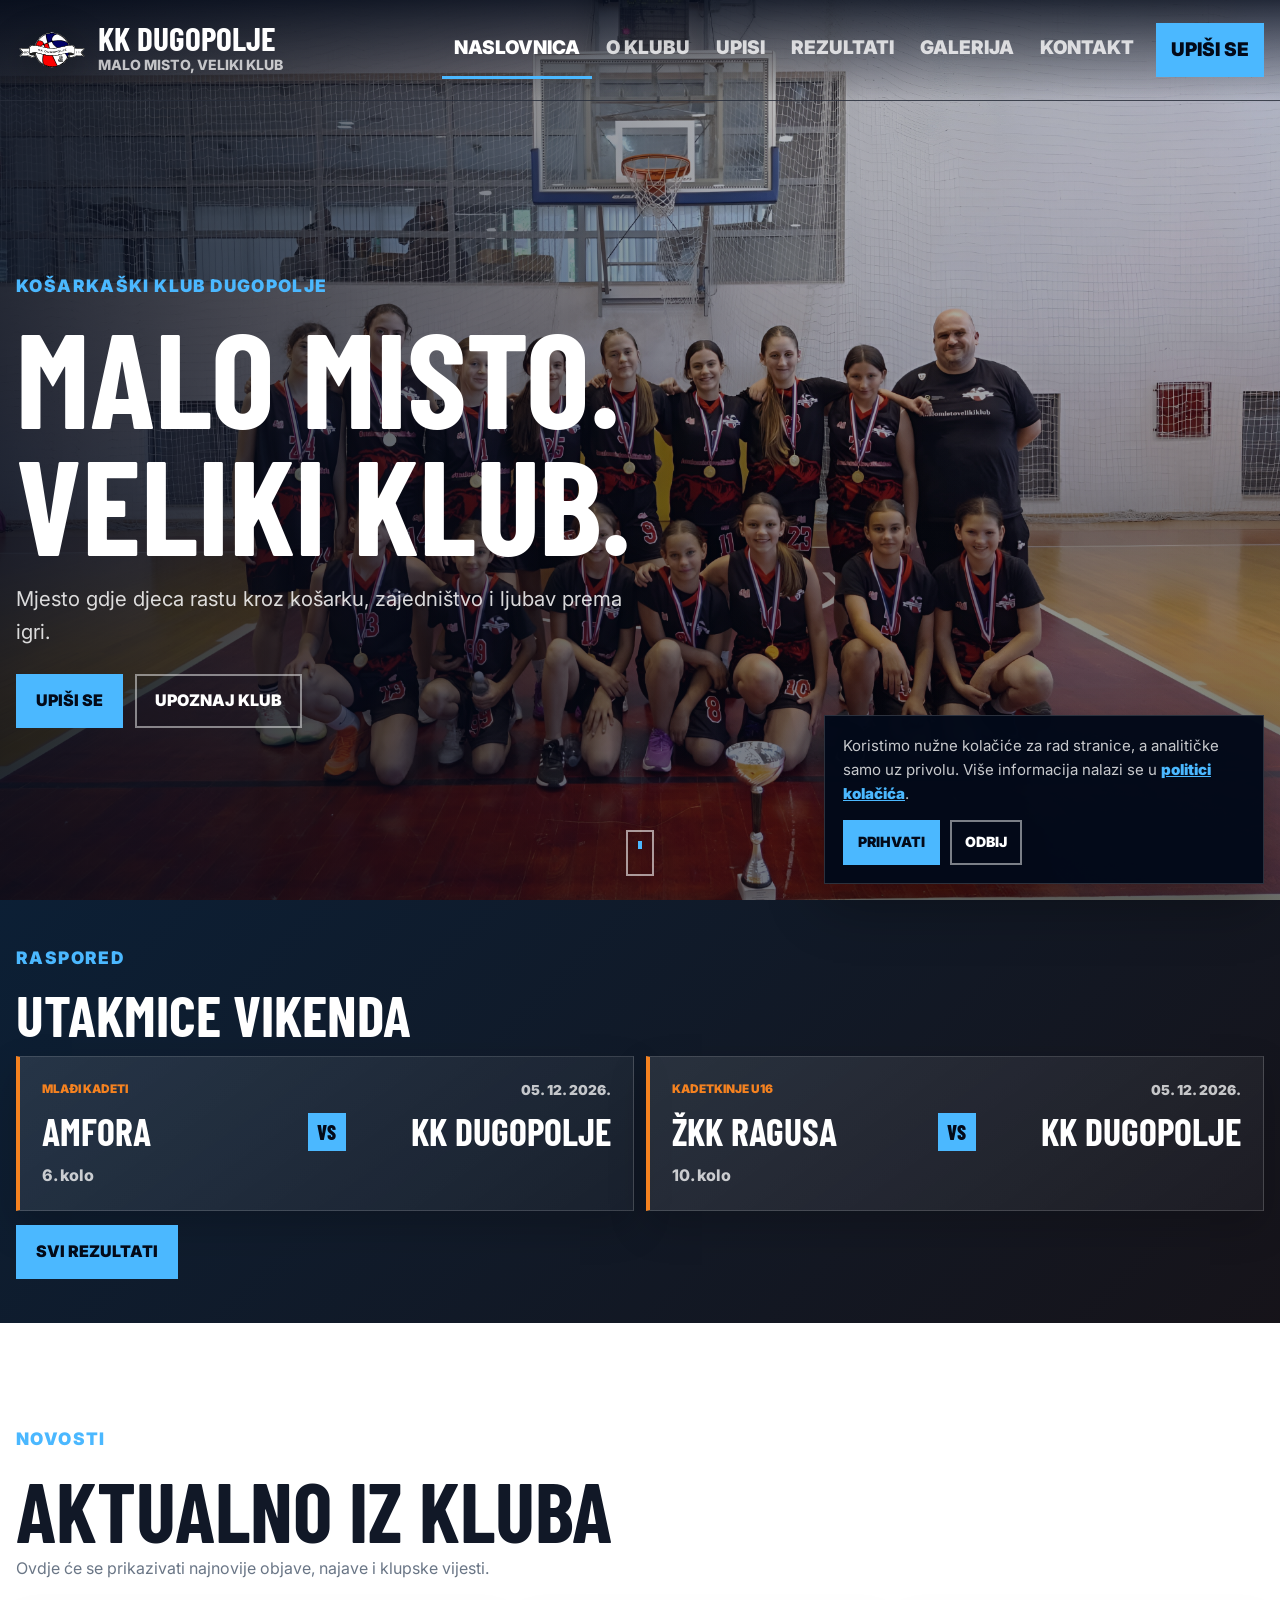
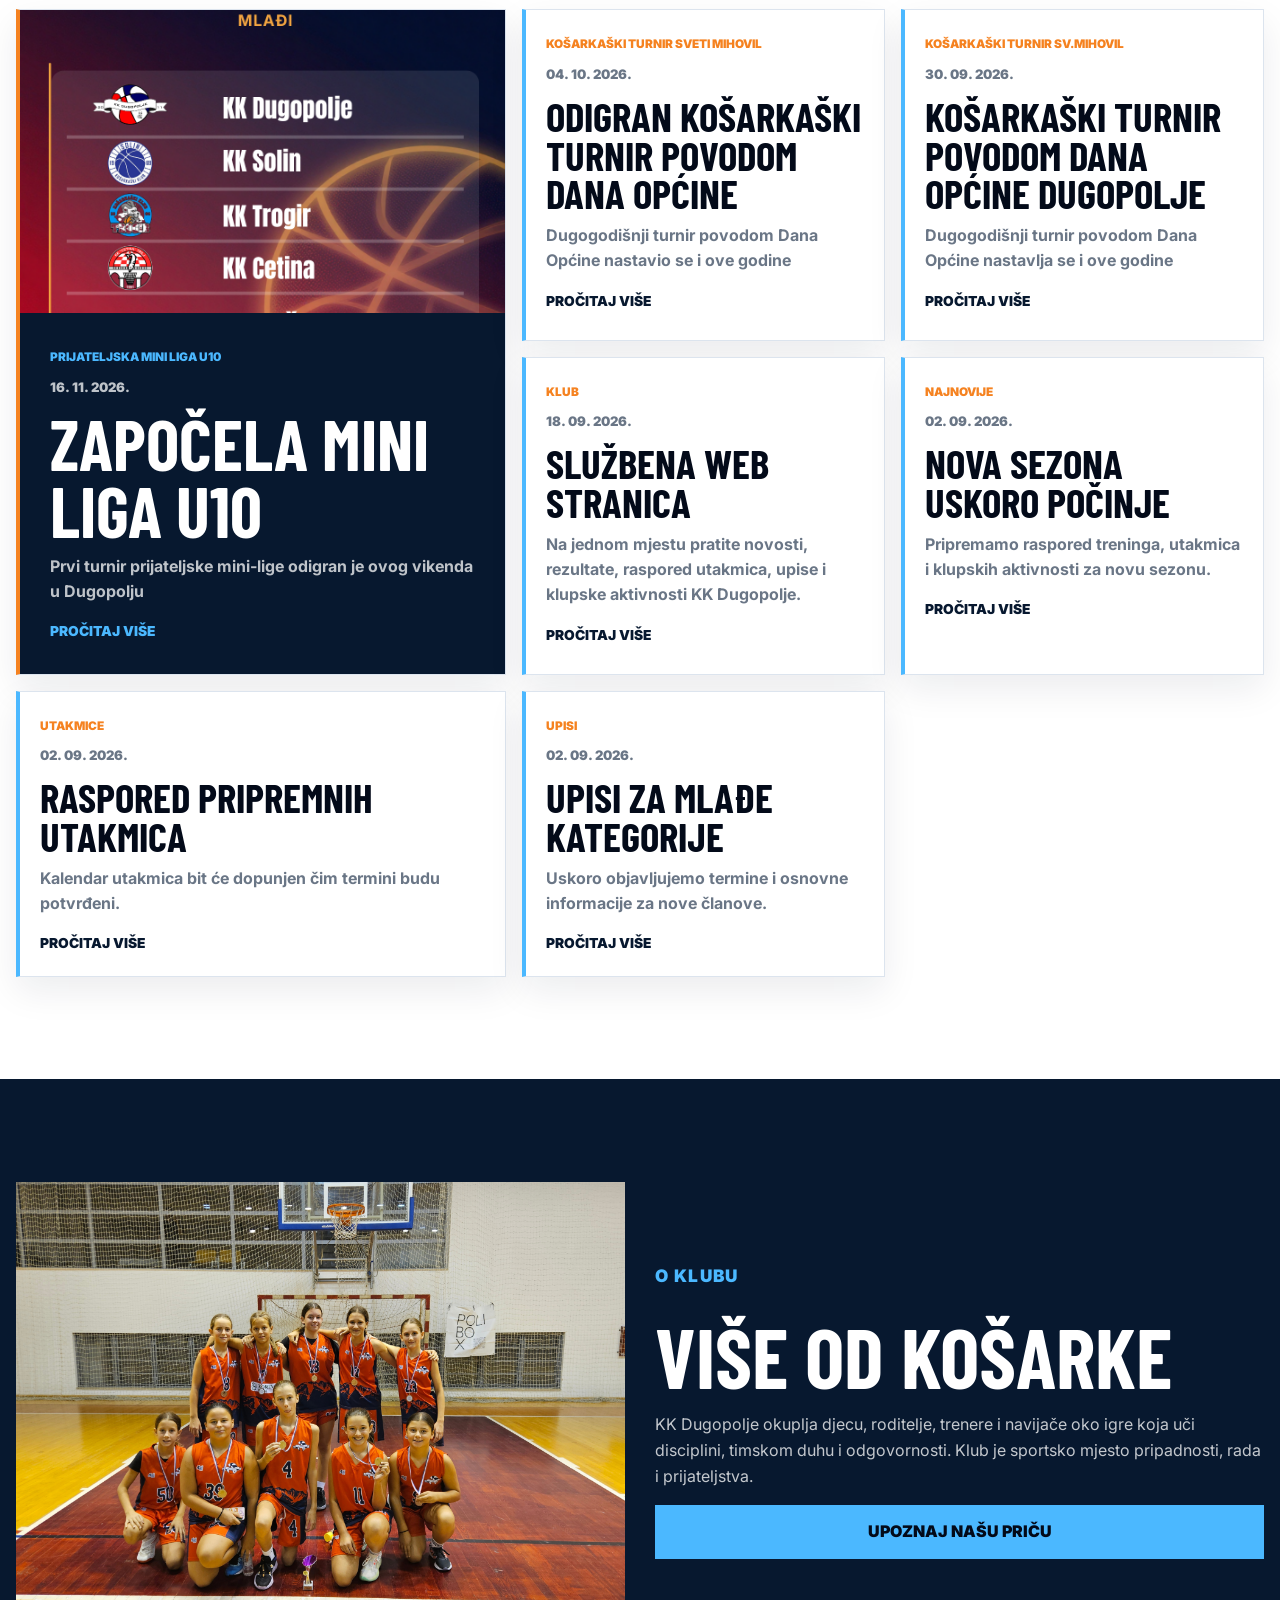
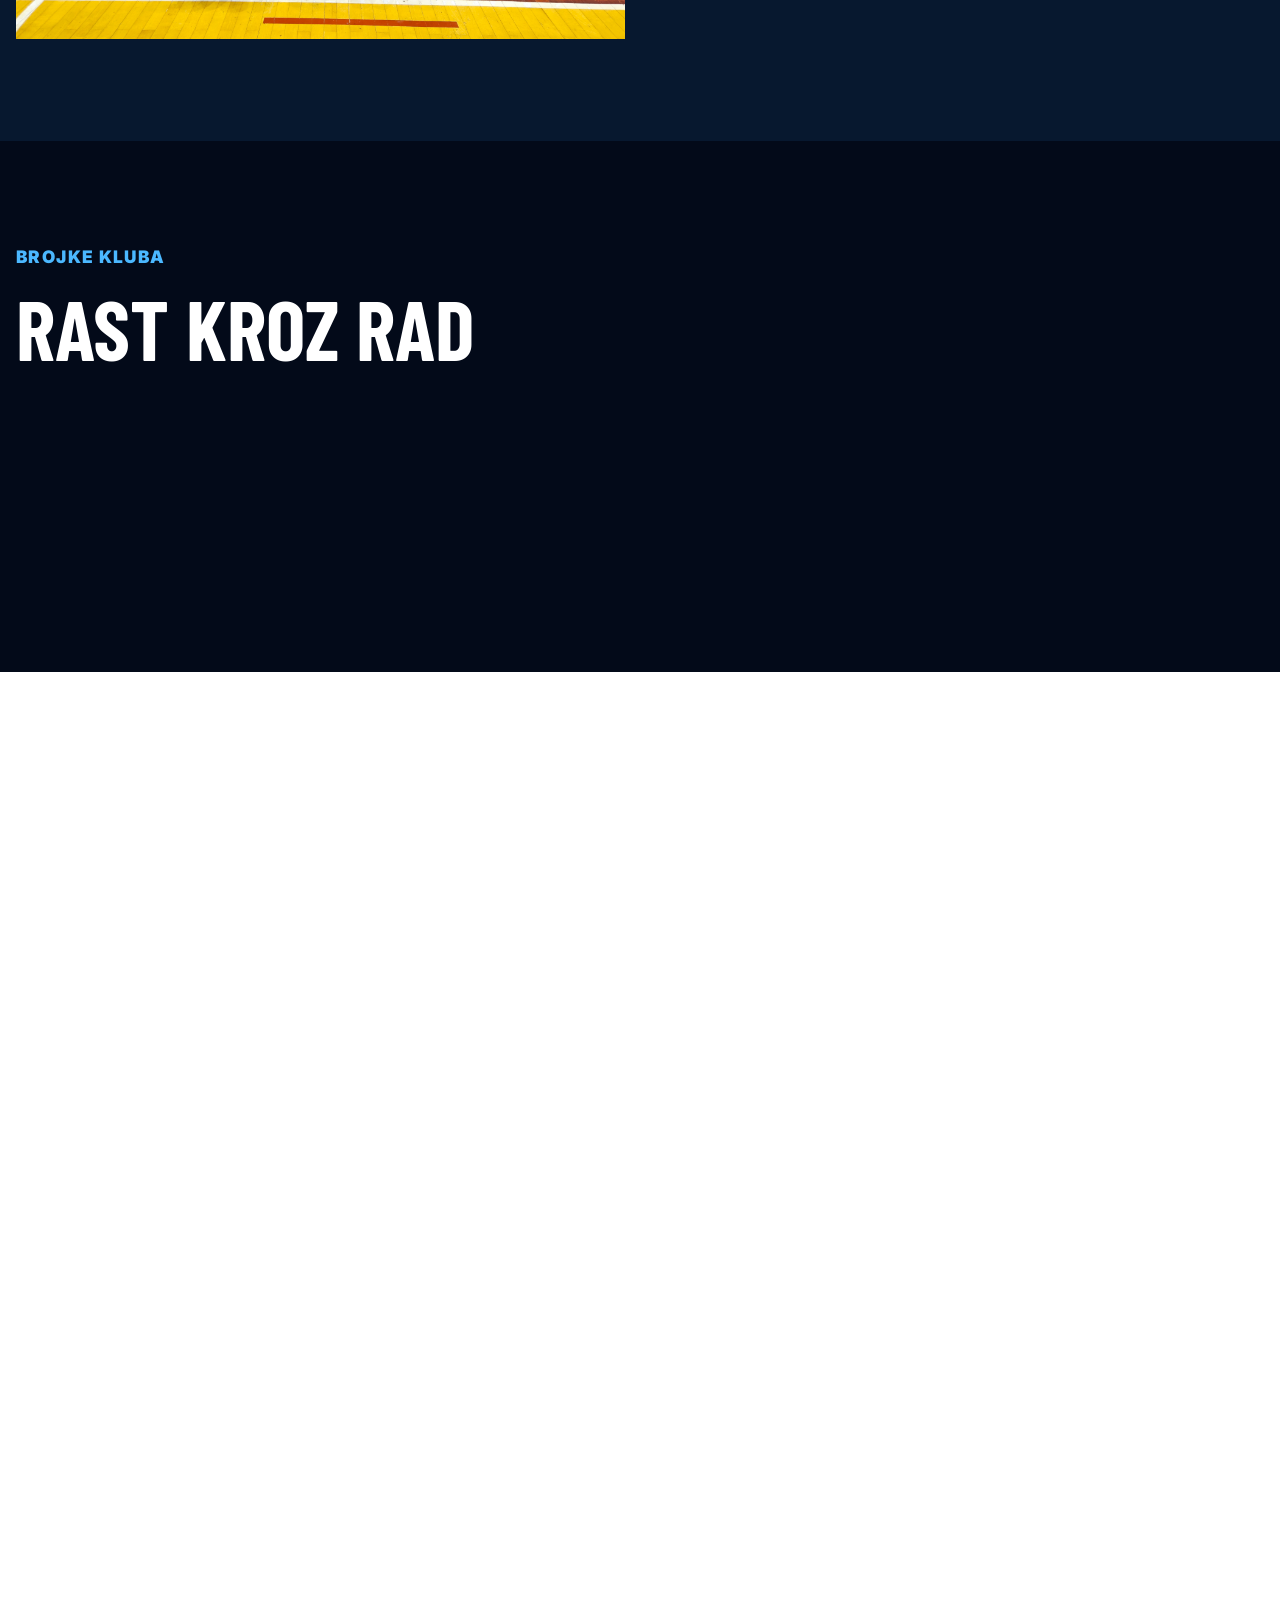
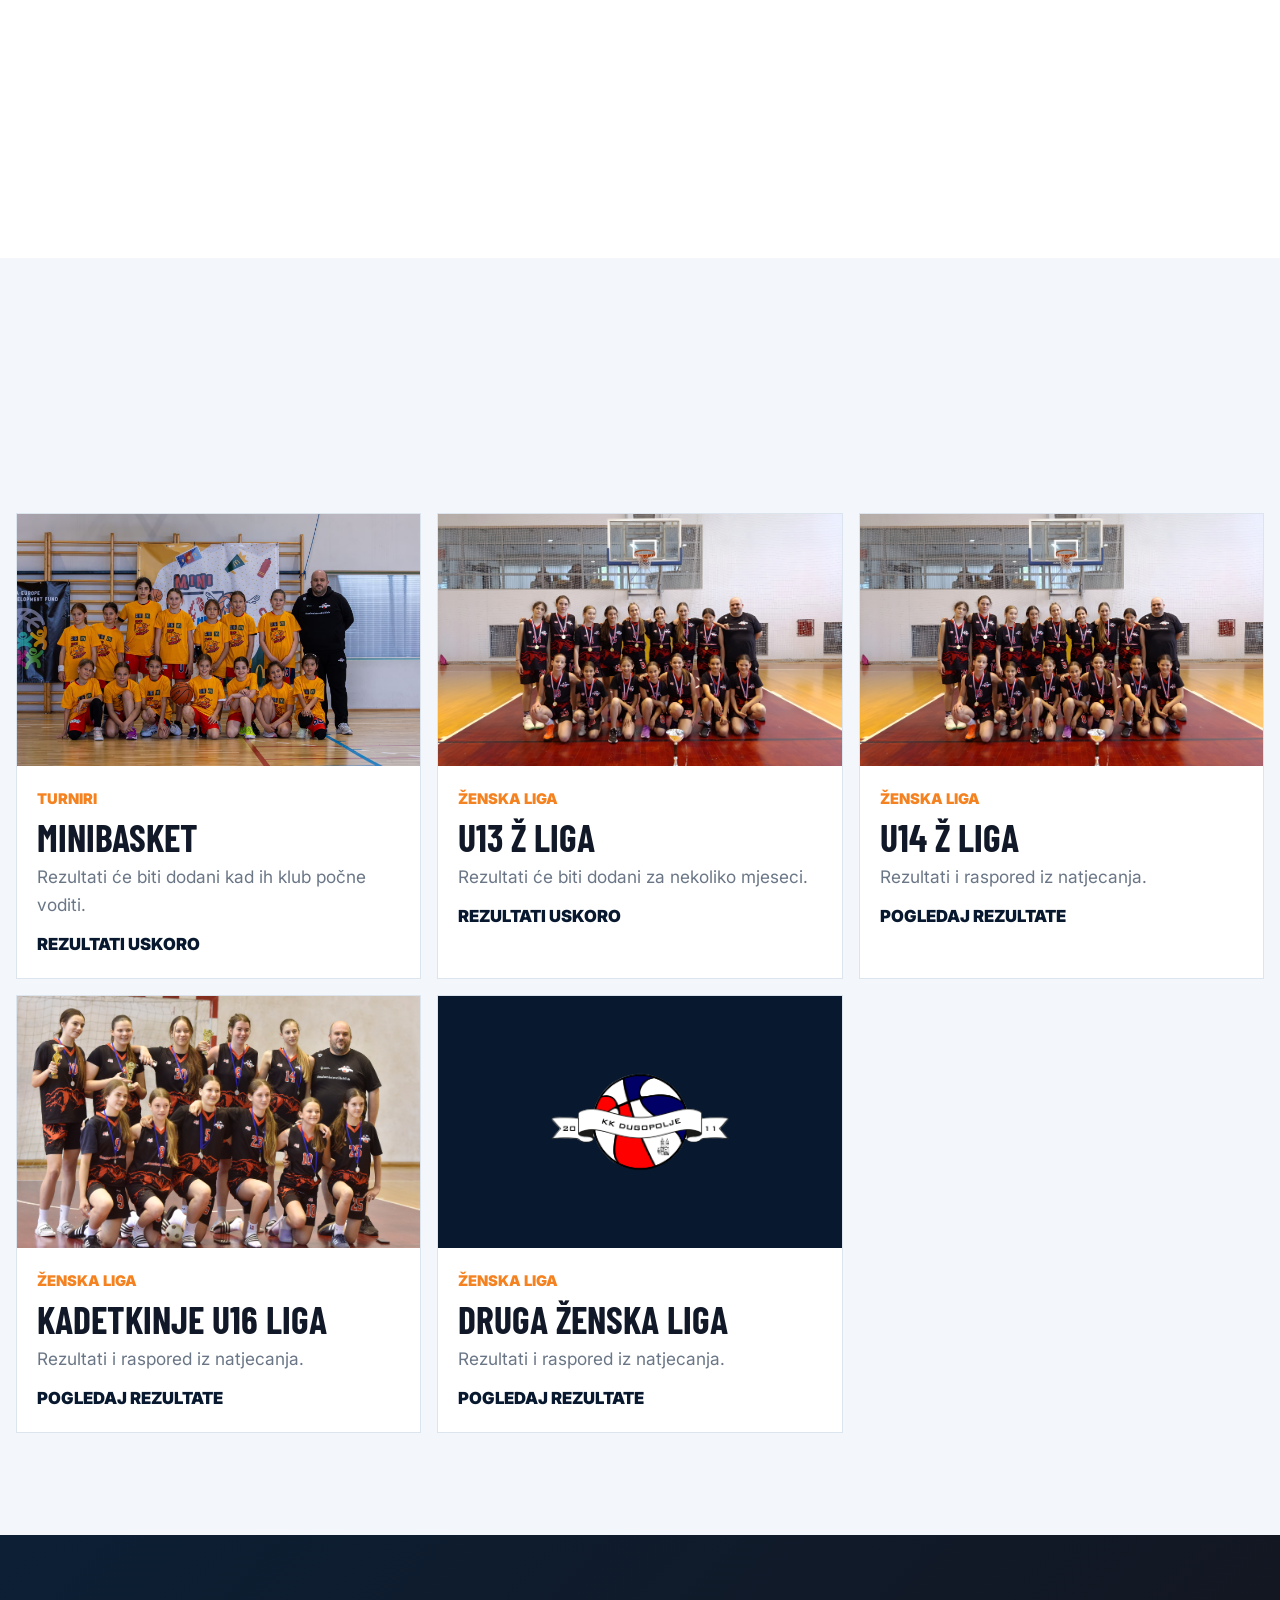
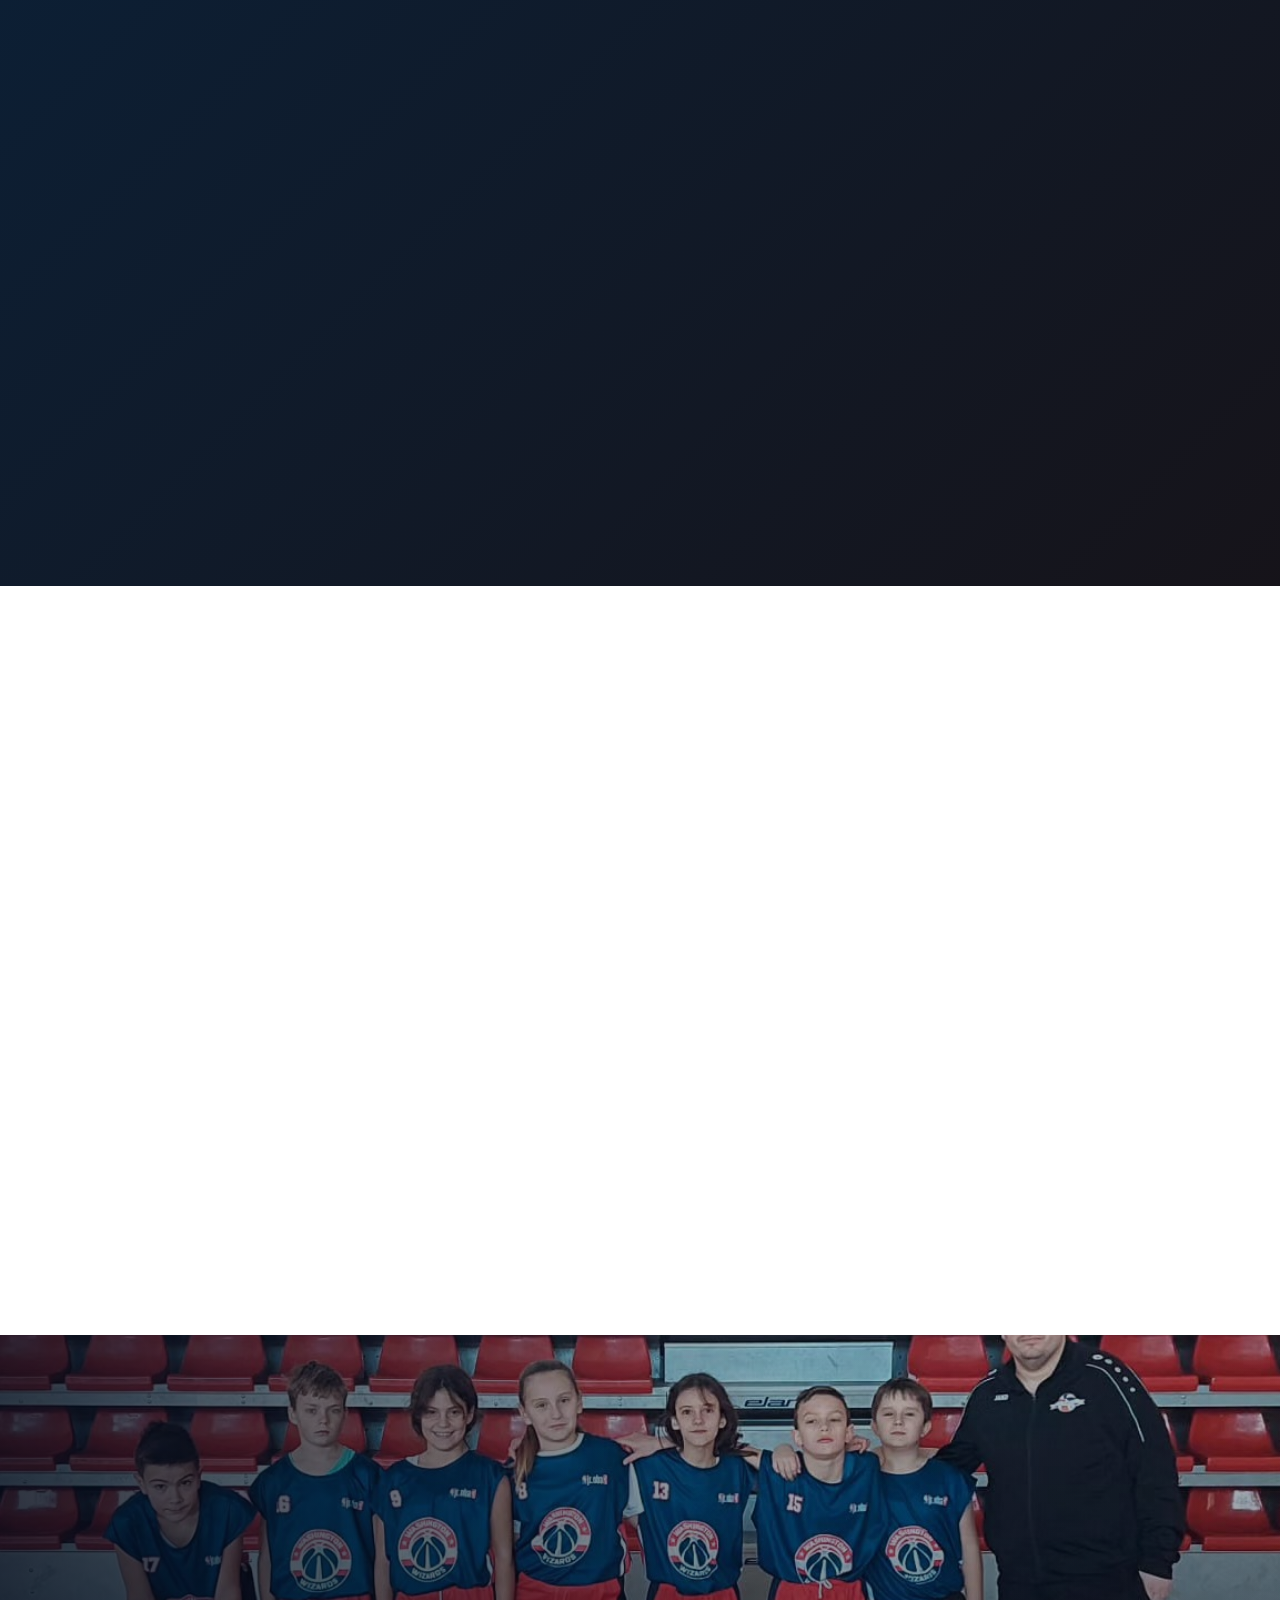
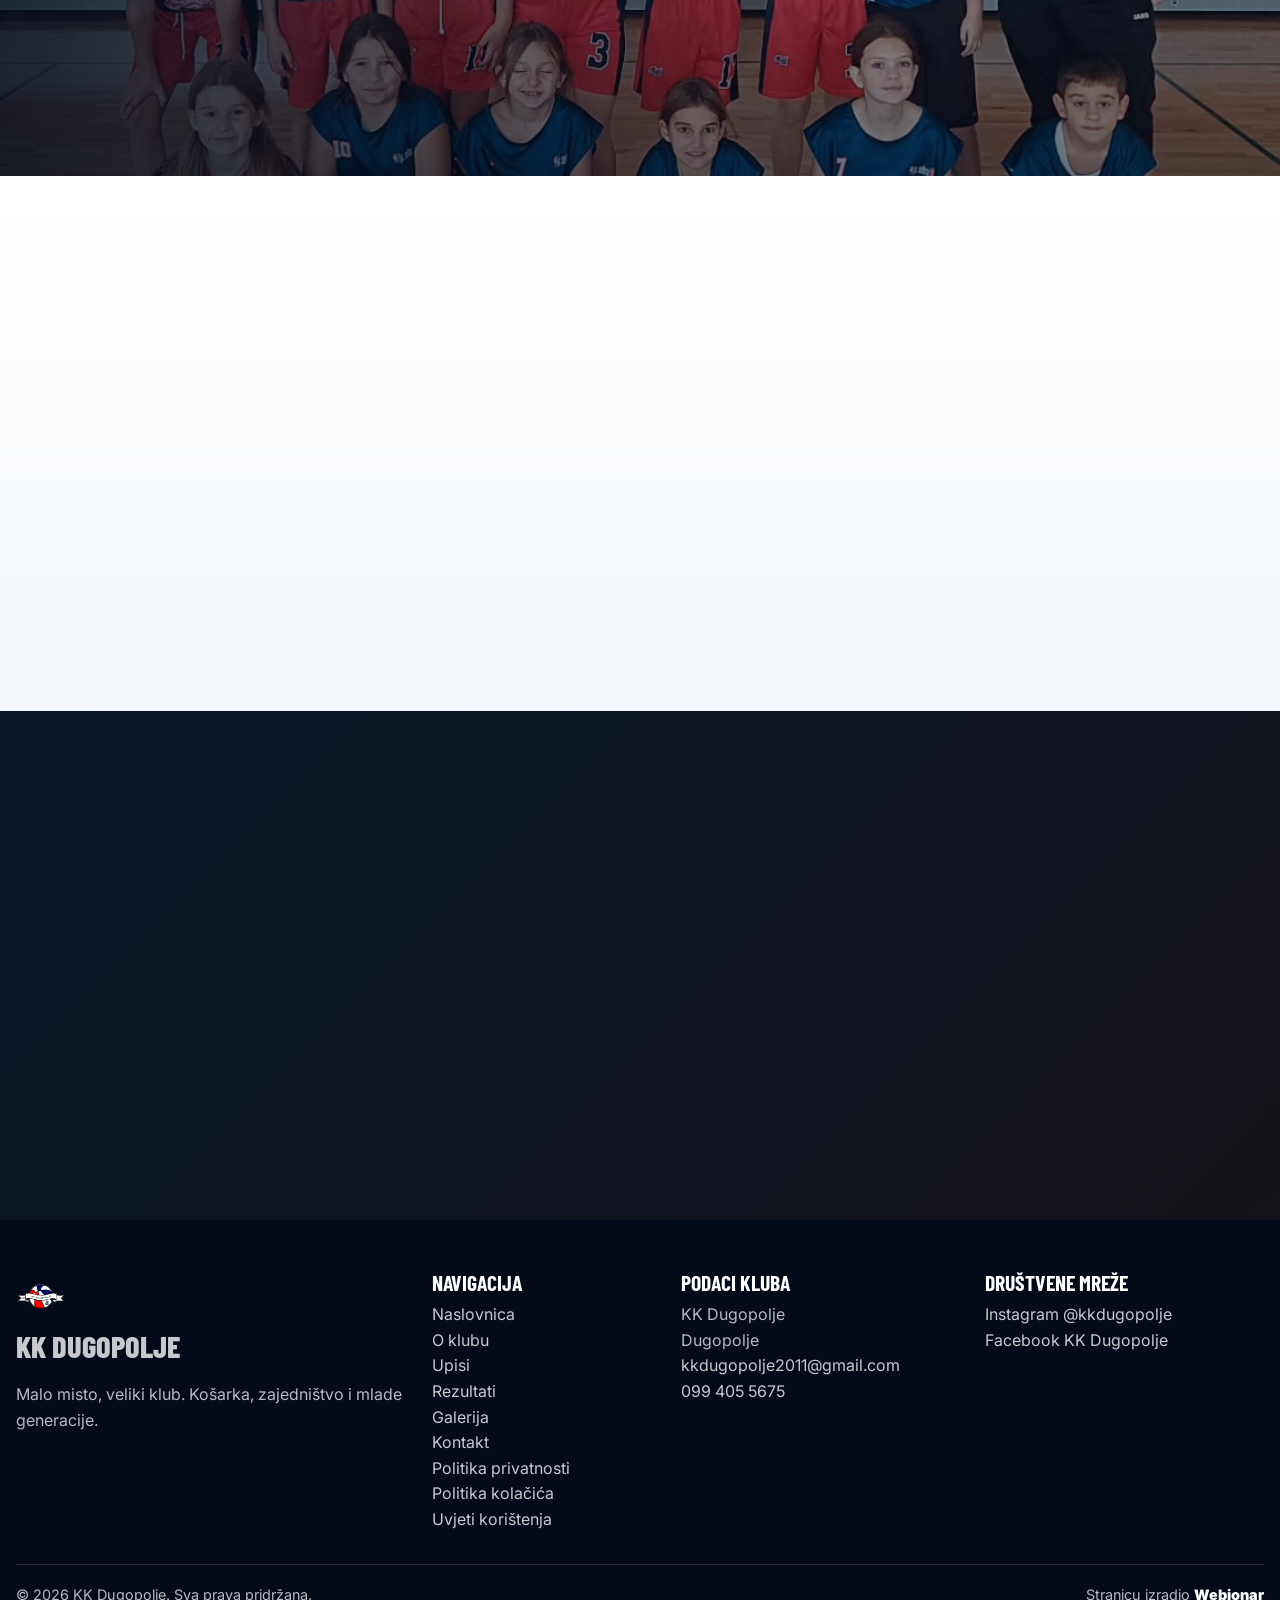
<file: index.html>
<!doctype html>
<html lang="hr">
  <head>
    <meta charset="utf-8">
    <meta name="viewport" content="width=device-width, initial-scale=1">
    <meta name="description" content="KK Dugopolje - malo misto, veliki klub. Službena stranica kluba, upisi, rezultati, galerija i kontakt.">
    <meta name="theme-color" content="#07182f">
    <meta property="og:title" content="KK Dugopolje | Malo misto, veliki klub">
    <meta property="og:description" content="Košarka, zajedništvo i mlade generacije u Dugopolju.">
    <meta property="og:type" content="website">
    <meta property="og:image" content="assets/images/hero slika.jpeg">
    <meta property="og:url" content="https://kkdugopolje.hr/index.html">
    <link rel="canonical" href="https://kkdugopolje.hr/index.html">
    <title>KK Dugopolje | Malo misto, veliki klub</title>
    <link rel="icon" href="assets/images/grb.svg" type="image/svg+xml">
    <link rel="apple-touch-icon" href="assets/images/grb bez pozadine.png">
    <link rel="preload" href="assets/images/hero slika.jpeg" as="image">
    <link rel="preconnect" href="https://fonts.googleapis.com">
    <link rel="preconnect" href="https://fonts.gstatic.com" crossorigin>
    <link href="https://fonts.googleapis.com/css2?family=Barlow+Condensed:wght@600;700;800&family=Inter:wght@400;500;700;800;900&display=swap" rel="stylesheet">
    <link rel="stylesheet" href="styles.css?v=weekend-matches-20261013">
    <script src="script.js?v=weekend-matches-20261013" defer></script>
  </head>
  <body>
    <a class="skip-link" href="#main">Preskoči na sadržaj</a>
    <header class="site-header" data-header>
      <a class="brand" href="index.html"><img src="assets/images/grb.svg" alt="" class="brand__crest"><span><strong>KK Dugopolje</strong><small>Malo misto, veliki klub</small></span></a>
      <button class="nav-toggle" type="button" data-nav-toggle aria-expanded="false" aria-controls="site-nav"><span></span><span></span><span></span><span class="sr-only">Otvori navigaciju</span></button>
      <nav class="site-nav" id="site-nav" data-nav aria-label="Glavna navigacija"><a href="index.html">Naslovnica</a><a href="o-klubu.html">O klubu</a><a href="upisi.html">Upisi</a><a href="rezultati.html">Rezultati</a><a href="galerija.html">Galerija</a><a href="kontakt.html">Kontakt</a><a class="nav-cta" href="upisi.html">Upiši se</a></nav>
    </header>
    <div class="nav-backdrop" data-nav-backdrop hidden></div>

    <main id="main">
      <section class="home-hero" aria-labelledby="hero-title">
        <div class="hero-slideshow" aria-hidden="true">
          <img src="assets/images/hero slika.jpeg" alt="" class="hero-slide active">
        </div>
        <div class="home-hero__overlay"></div>
        <div class="container home-hero__content reveal">
          <p class="eyebrow">Košarkaški klub Dugopolje</p>
          <h1 id="hero-title">Malo misto.<br>Veliki klub.</h1>
          <p>Mjesto gdje djeca rastu kroz košarku, zajedništvo i ljubav prema igri.</p>
          <div class="button-row">
            <a class="btn btn--primary" href="upisi.html">Upiši se</a>
            <a class="btn btn--outline" href="o-klubu.html">Upoznaj klub</a>
          </div>
        </div>
        <a class="scroll-cue" href="#next-match-title" aria-label="Skrolaj na utakmice vikenda"><span></span></a>
      </section>

      <section class="next-match-section" aria-labelledby="next-match-title" data-next-match-section>
        <div class="container next-match-wrap">
          <div class="next-match-heading reveal">
            <p class="eyebrow">Raspored</p>
            <h2 id="next-match-title">Utakmice vikenda</h2>
          </div>
          <div class="weekend-match-list reveal" data-weekend-matches-list>
            <article class="weekend-match-card">
              <div class="weekend-match-card__meta">
                <span class="tag">Kadetkinje U16</span>
                <time datetime="2026-10-17">17.10.2026.</time>
              </div>
              <div class="weekend-match-card__teams">
                <strong>ŽKK Albatros</strong>
                <span>VS</span>
                <strong>KK Dugopolje</strong>
              </div>
              <p>4. kolo</p>
            </article>
            <article class="weekend-match-card">
              <div class="weekend-match-card__meta">
                <span class="tag">Djevojčice U13 grupa B</span>
                <time datetime="2026-10-17">17.10.2026.</time>
              </div>
              <div class="weekend-match-card__teams">
                <strong>KK Dugopolje</strong>
                <span>VS</span>
                <strong>KAŽL</strong>
              </div>
              <p>1. kolo</p>
            </article>
          </div>
          <div class="next-match-actions reveal">
            <a class="btn btn--primary" href="rezultati.html">Svi rezultati</a>
          </div>
        </div>
      </section>

      <section class="section news-section" aria-labelledby="news-title">
        <div class="container">
          <div class="section-kicker reveal">
            <p class="eyebrow">Novosti</p>
            <h2 id="news-title">Aktualno iz kluba</h2>
            <p>Ovdje će se prikazivati najnovije objave, najave i klupske vijesti.</p>
          </div>
          <div class="news-grid" data-news-list>
            <article class="news-card news-card--featured reveal">
              <a href="novost.html?slug=nova-sezona-uskoro-pocinje" aria-label="Pročitaj najnoviju novost">
                <img src="assets/images/TOP SLIKA.jpg" alt="KK Dugopolje klupski trenutak" loading="lazy">
                <div>
                  <span class="tag">Najnovije</span>
                  <time datetime="2026-09-02">02.09.2026.</time>
                  <h3>Nova sezona uskoro počinje</h3>
                  <p>Pripremamo raspored treninga, utakmica i klupskih aktivnosti za novu sezonu.</p>
                  <span class="news-card__more">Pročitaj više</span>
                </div>
              </a>
            </article>
            <article class="news-card reveal">
              <a href="novost.html?slug=upisi-za-mlade-kategorije" aria-label="Pročitaj novost o upisima">
                <span class="tag">Upisi</span>
                <time datetime="2026-09-02">02.09.2026.</time>
                <h3>Upisi za mlađe kategorije</h3>
                <p>Uskoro objavljujemo termine i osnovne informacije za nove članove.</p>
                <span class="news-card__more">Pročitaj više</span>
              </a>
            </article>
            <article class="news-card reveal">
              <a href="novost.html?slug=raspored-pripremnih-utakmica" aria-label="Pročitaj novost o utakmicama">
                <span class="tag">Utakmice</span>
                <time datetime="2026-09-02">02.09.2026.</time>
                <h3>Raspored pripremnih utakmica</h3>
                <p>Kalendar utakmica bit će dopunjen čim termini budu potvrđeni.</p>
                <span class="news-card__more">Pročitaj više</span>
              </a>
            </article>
            <article class="news-card reveal">
              <a href="novost.html?slug=sluzbena-web-stranica" aria-label="Pročitaj novost o službenoj web stranici">
                <span class="tag">Klub</span>
                <time datetime="2026-09-18">18.09.2026.</time>
                <h3>Službena web stranica</h3>
                <p>Na jednom mjestu pratite novosti, rezultate, raspored utakmica, upise i klupske aktivnosti KK Dugopolje.</p>
                <span class="news-card__more">Pročitaj više</span>
              </a>
            </article>
          </div>
        </div>
      </section>

      <section class="section story-section" aria-labelledby="story-title">
        <div class="container story-grid">
          <div class="story-media reveal"><img src="assets/images/KK DG2.png" alt="Zajednička fotografija KK Dugopolje" loading="lazy"></div>
          <div class="story-copy reveal">
            <p class="eyebrow">O klubu</p>
            <h2 id="story-title">Više od košarke</h2>
            <p>KK Dugopolje okuplja djecu, roditelje, trenere i navijače oko igre koja uči disciplini, timskom duhu i odgovornosti. Klub je sportsko mjesto pripadnosti, rada i prijateljstva.</p>
            <a class="btn btn--primary" href="o-klubu.html">Upoznaj našu priču</a>
          </div>
        </div>
      </section>

      <section class="section stats-section" aria-labelledby="stats-title">
        <div class="container">
          <div class="section-kicker reveal">
            <p class="eyebrow">Brojke kluba</p>
            <h2 id="stats-title">Rast kroz rad</h2>
          </div>
          <div class="stats-grid">
            <div class="stat-card reveal"><strong data-count="2011">2011</strong><span>godina početka klupske priče</span></div>
            <div class="stat-card reveal"><strong data-count="4">4</strong><span>dobne kategorije</span></div>
          </div>
        </div>
      </section>

      <section class="section" aria-labelledby="categories-title">
        <div class="container">
          <div class="section-kicker reveal">
            <p class="eyebrow">Naše kategorije</p>
            <h2 id="categories-title">Od prvih koraka do natjecanja</h2>
          </div>
          <div class="category-grid">
            <article class="category-card reveal"><img src="assets/images/nase_ekipe_1.jpeg" alt="Minibasket ekipa KK Dugopolje" loading="lazy"><div><h3>Minibasket</h3><p>Dječaci i djevojčice koji kroz igru ulaze u prve košarkaške korake.</p><a href="upisi.html">Upisi</a></div></article>
            <article class="category-card reveal"><img src="assets/images/nase_ekipe_3.jpeg" alt="U13 ženska ekipa KK Dugopolje" loading="lazy"><div><h3>U13 Ž</h3><p>Mlade košarkašice kroz treninge, utakmice i zajednički rad.</p><a href="upisi.html">Upisi</a></div></article>
            <article class="category-card reveal"><img src="assets/images/nase_ekipe_3.jpeg" alt="U14 ženska ekipa KK Dugopolje" loading="lazy"><div><h3>U14 Ž</h3><p>Ženska liga za igračice koje grade sigurnost, odgovornost i ritam igre.</p><a href="upisi.html">Upisi</a></div></article>
            <article class="category-card reveal"><img src="assets/images/nase_ekipe_4.jpg" alt="Kadetkinje U16 ekipa KK Dugopolje" loading="lazy"><div><h3>Kadetkinje U16</h3><p>Natjecateljski rad, disciplina i priprema za zahtjevnije utakmice.</p><a href="upisi.html">Upisi</a></div></article>
            <article class="category-card category-card--logo reveal"><img src="assets/images/grb bez pozadine.png" alt="Logo KK Dugopolje" loading="lazy"><div><h3>Druga ženska liga</h3><p>Seniorski natjecateljski program i nastavak klupskog razvoja.</p><a href="upisi.html">Upisi</a></div></article>
          </div>
        </div>
      </section>

      <section class="section section--soft" aria-labelledby="competitions-title">
        <div class="container">
          <div class="section-kicker reveal">
            <p class="eyebrow">Program kluba</p>
            <h2 id="competitions-title">Natjecanja i kategorije</h2>
          </div>
          <div class="competition-grid">
            <article class="competition-card reveal">
              <img src="assets/images/nase_ekipe_1.jpeg" alt="Minibasket ekipa KK Dugopolje" loading="lazy">
              <div><span class="tag">Turniri</span><h3>Minibasket</h3><p>Rezultati će biti dodani kad ih klub počne voditi.</p><a href="rezultati.html">Rezultati uskoro</a></div>
            </article>
            <article class="competition-card reveal">
              <img src="assets/images/nase_ekipe_3.jpeg" alt="U13 ženska ekipa KK Dugopolje" loading="lazy">
              <div><span class="tag">Ženska liga</span><h3>U13 Ž liga</h3><p>Rezultati će biti dodani za nekoliko mjeseci.</p><a href="rezultati.html">Rezultati uskoro</a></div>
            </article>
            <article class="competition-card reveal">
              <img src="assets/images/nase_ekipe_3.jpeg" alt="U14 ženska ekipa KK Dugopolje" loading="lazy">
              <div><span class="tag">Ženska liga</span><h3>U14 Ž liga</h3><p>Rezultati i raspored iz natjecanja.</p><a href="rezultati.html">Pogledaj rezultate</a></div>
            </article>
            <article class="competition-card reveal">
              <img src="assets/images/nase_ekipe_4.jpg" alt="Kadetkinje U16 ekipa KK Dugopolje" loading="lazy">
              <div><span class="tag">Ženska liga</span><h3>Kadetkinje U16 liga</h3><p>Rezultati i raspored iz natjecanja.</p><a href="rezultati.html">Pogledaj rezultate</a></div>
            </article>
            <article class="competition-card competition-card--logo reveal">
              <img src="assets/images/grb bez pozadine.png" alt="Logo KK Dugopolje" loading="lazy">
              <div><span class="tag">Ženska liga</span><h3>Druga ženska liga</h3><p>Rezultati i raspored iz natjecanja.</p><a href="rezultati.html">Pogledaj rezultate</a></div>
            </article>
          </div>
        </div>
      </section>

      <section class="section achievements-section" aria-labelledby="achievements-title">
        <div class="container">
          <div class="achievements-heading reveal">
            <p class="eyebrow">Rezultati i pohvale</p>
            <h2 id="achievements-title">Sezone za pamćenje</h2>
          </div>
          <div class="achievement-podium" aria-label="Najbolji rezultati KK Dugopolje">
            <article class="achievement-card achievement-card--second reveal">
              <span class="achievement-medal">2.</span>
              <div><span class="tag">Sezona 2023/2024</span><h3>U13</h3><p>2. mjesto u RH</p></div>
            </article>
            <article class="achievement-card achievement-card--third reveal">
              <span class="achievement-medal">3.</span>
              <div><span class="tag">Sezona 2022/2023</span><h3>U12</h3><p>3. mjesto u RH</p></div>
            </article>
            <article class="achievement-card achievement-card--fourth reveal">
              <span class="achievement-medal">4.</span>
              <div><span class="tag">Sezona 2025/2026</span><h3>U13</h3><p>4. mjesto u RH</p></div>
            </article>
          </div>
          <div class="achievement-note reveal">
            <img src="assets/images/grb bez pozadine.png" alt="" loading="lazy">
            <div>
              <span class="tag">Hrvatska reprezentacija</span>
              <h3>Članice i treneri na reprezentativnim popisima</h3>
              <p>Naše članice i treneri nalaze se na popisima Hrvatske košarkaške reprezentacije.</p>
            </div>
          </div>
        </div>
      </section>
      <section class="section gallery-preview" aria-labelledby="gallery-title">
        <div class="container">
          <div class="section-kicker reveal">
            <p class="eyebrow">Galerija</p>
            <h2 id="gallery-title">Treninzi, utakmice i klupski trenuci</h2>
          </div>
          <div class="gallery-preview__grid">
            <a class="gallery-shot gallery-shot--large reveal" href="galerija.html"><img src="assets/images/TOP SLIKA.jpg" alt="Klupski trenutak KK Dugopolje" loading="lazy"><span>Pogledaj galeriju</span></a>
            <a class="gallery-shot reveal" href="galerija.html"><img src="assets/images/stipe8.jpg" alt="Trening KK Dugopolje" loading="lazy"><span>Treninzi</span></a>
            <a class="gallery-shot reveal" href="galerija.html"><img src="assets/images/PRIJATE2.jpg" alt="Prijateljska utakmica KK Dugopolje" loading="lazy"><span>Utakmice</span></a>
            <a class="gallery-shot reveal" href="galerija.html"><img src="assets/images/SVI SKUPA CURE.jpg" alt="Košarkašice KK Dugopolje" loading="lazy"><span>Ekipa</span></a>
          </div>
        </div>
      </section>

      <section class="section cta-section" aria-labelledby="cta-title">
        <img src="assets/images/JUNIOR NBA.jpg" alt="" loading="lazy">
        <div class="container cta-section__content reveal">
          <p class="eyebrow">Upisi</p>
          <h2 id="cta-title">Postani dio ekipe</h2>
          <p>Prvi trening je najbolji način da upoznaš klub, trenere i svoju novu ekipu.</p>
          <div class="button-row">
            <a class="btn btn--primary" href="upisi.html">Prijavi se</a>
            <a class="btn btn--outline" href="kontakt.html">Kontaktiraj nas</a>
          </div>
        </div>
      </section>

      <section class="section section--compact sponsor-section" aria-labelledby="sponsors-title">
        <div class="container">
          <div class="section-kicker reveal">
            <p class="eyebrow">Podrška klubu</p>
            <h2 id="sponsors-title">Sponzori</h2>
          </div>
          <div class="sponsor-grid" aria-label="Sponzori KK Dugopolje">
            <article class="sponsor-card reveal">
              <div class="sponsor-logo sponsor-logo--zorina"><img src="assets/images/sponsors/zorina-mast.png" alt="Zorina mast"></div>
              <h3>Zorina mast</h3>
            </article>
            <article class="sponsor-card reveal">
              <div class="sponsor-logo sponsor-logo--dugopolje"><img src="assets/images/sponsors/opcina-dugopolje.png" alt="Općina Dugopolje"></div>
              <h3>Općina Dugopolje</h3>
            </article>
            <article class="sponsor-card reveal">
              <div class="sponsor-logo sponsor-logo--tz"><img src="assets/images/sponsors/tz-dugopolje.webp" alt="Turistička zajednica Općine Dugopolje"></div>
              <h3>Turistička zajednica Općine Dugopolje</h3>
            </article>
            <article class="sponsor-card reveal">
              <div class="sponsor-logo sponsor-logo--county"><img src="assets/images/sponsors/splitsko-dalmatinska-zupanija.svg" alt="Splitsko-dalmatinska županija"></div>
              <h3>Splitsko-dalmatinska županija</h3>
            </article>
            <article class="sponsor-card reveal">
              <div class="sponsor-logo sponsor-logo--brainit"><img src="assets/images/sponsors/brainit.png" alt="BrainIT"></div>
              <h3>BrainIT</h3>
            </article>
          </div>
        </div>
      </section>

      <section class="section social-section" aria-labelledby="social-title">
        <div class="container">
          <div class="section-kicker social-kicker reveal">
            <p class="eyebrow">Društvene mreže</p>
            <h2 id="social-title">Pratite nas na društvenim mrežama</h2>
          </div>
          <div class="social-links reveal">
            <a class="social-link social-link--instagram" href="https://www.instagram.com/kkdugopolje/" target="_blank" rel="noreferrer" aria-label="Instagram KK Dugopolje">
              <span class="social-link__icon" aria-hidden="true">
                <svg viewBox="0 0 24 24" focusable="false">
                  <rect x="3" y="3" width="18" height="18" rx="5"></rect>
                  <circle cx="12" cy="12" r="4"></circle>
                  <circle cx="17.5" cy="6.5" r="1"></circle>
                </svg>
              </span>
              <span>Instagram</span>
            </a>
            <a class="social-link social-link--facebook" href="https://www.facebook.com/search/top?q=KK%20Dugopolje" target="_blank" rel="noreferrer" aria-label="Facebook KK Dugopolje">
              <span class="social-link__icon" aria-hidden="true">
                <svg viewBox="0 0 24 24" focusable="false">
                  <path d="M14 8h3V4h-3c-3 0-5 2-5 5v2H6v4h3v6h4v-6h3l1-4h-4V9c0-.6.4-1 1-1Z"></path>
                </svg>
              </span>
              <span>Facebook</span>
            </a>
          </div>
        </div>
      </section>
    </main>

    <footer class="site-footer">
      <div class="container footer-grid">
        <div><a class="footer-brand" href="index.html"><img src="assets/images/grb.svg" alt="">KK Dugopolje</a><p>Malo misto, veliki klub. Košarka, zajedništvo i mlade generacije.</p></div>
        <nav aria-label="Footer navigacija"><h2>Navigacija</h2><a href="index.html">Naslovnica</a><a href="o-klubu.html">O klubu</a><a href="upisi.html">Upisi</a><a href="rezultati.html">Rezultati</a><a href="galerija.html">Galerija</a><a href="kontakt.html">Kontakt</a><a href="politika-privatnosti.html">Politika privatnosti</a><a href="politika-kolacica.html">Politika kolačića</a><a href="uvjeti-koristenja.html">Uvjeti korištenja</a></nav>
        <div><h2>Podaci kluba</h2><p>KK Dugopolje</p><p>Dugopolje</p><p><a href="mailto:kkdugopolje2011@gmail.com">kkdugopolje2011@gmail.com</a></p><p><a href="tel:+385994055675">099 405 5675</a></p></div>
        <div><h2>Društvene mreže</h2><p><a href="https://www.instagram.com/kkdugopolje/" target="_blank" rel="noreferrer">Instagram @kkdugopolje</a></p><p><a href="https://www.facebook.com/search/top?q=KK%20Dugopolje" target="_blank" rel="noreferrer">Facebook KK Dugopolje</a></p></div>
      </div>
      <div class="container footer-bottom"><p>&copy; 2026 KK Dugopolje. Sva prava pridržana.</p><p class="footer-credit">Stranicu izradio <a href="https://webionar.hr" target="_blank" rel="noreferrer">Webionar</a></p></div>
    </footer>
  </body>
</html>
</file>
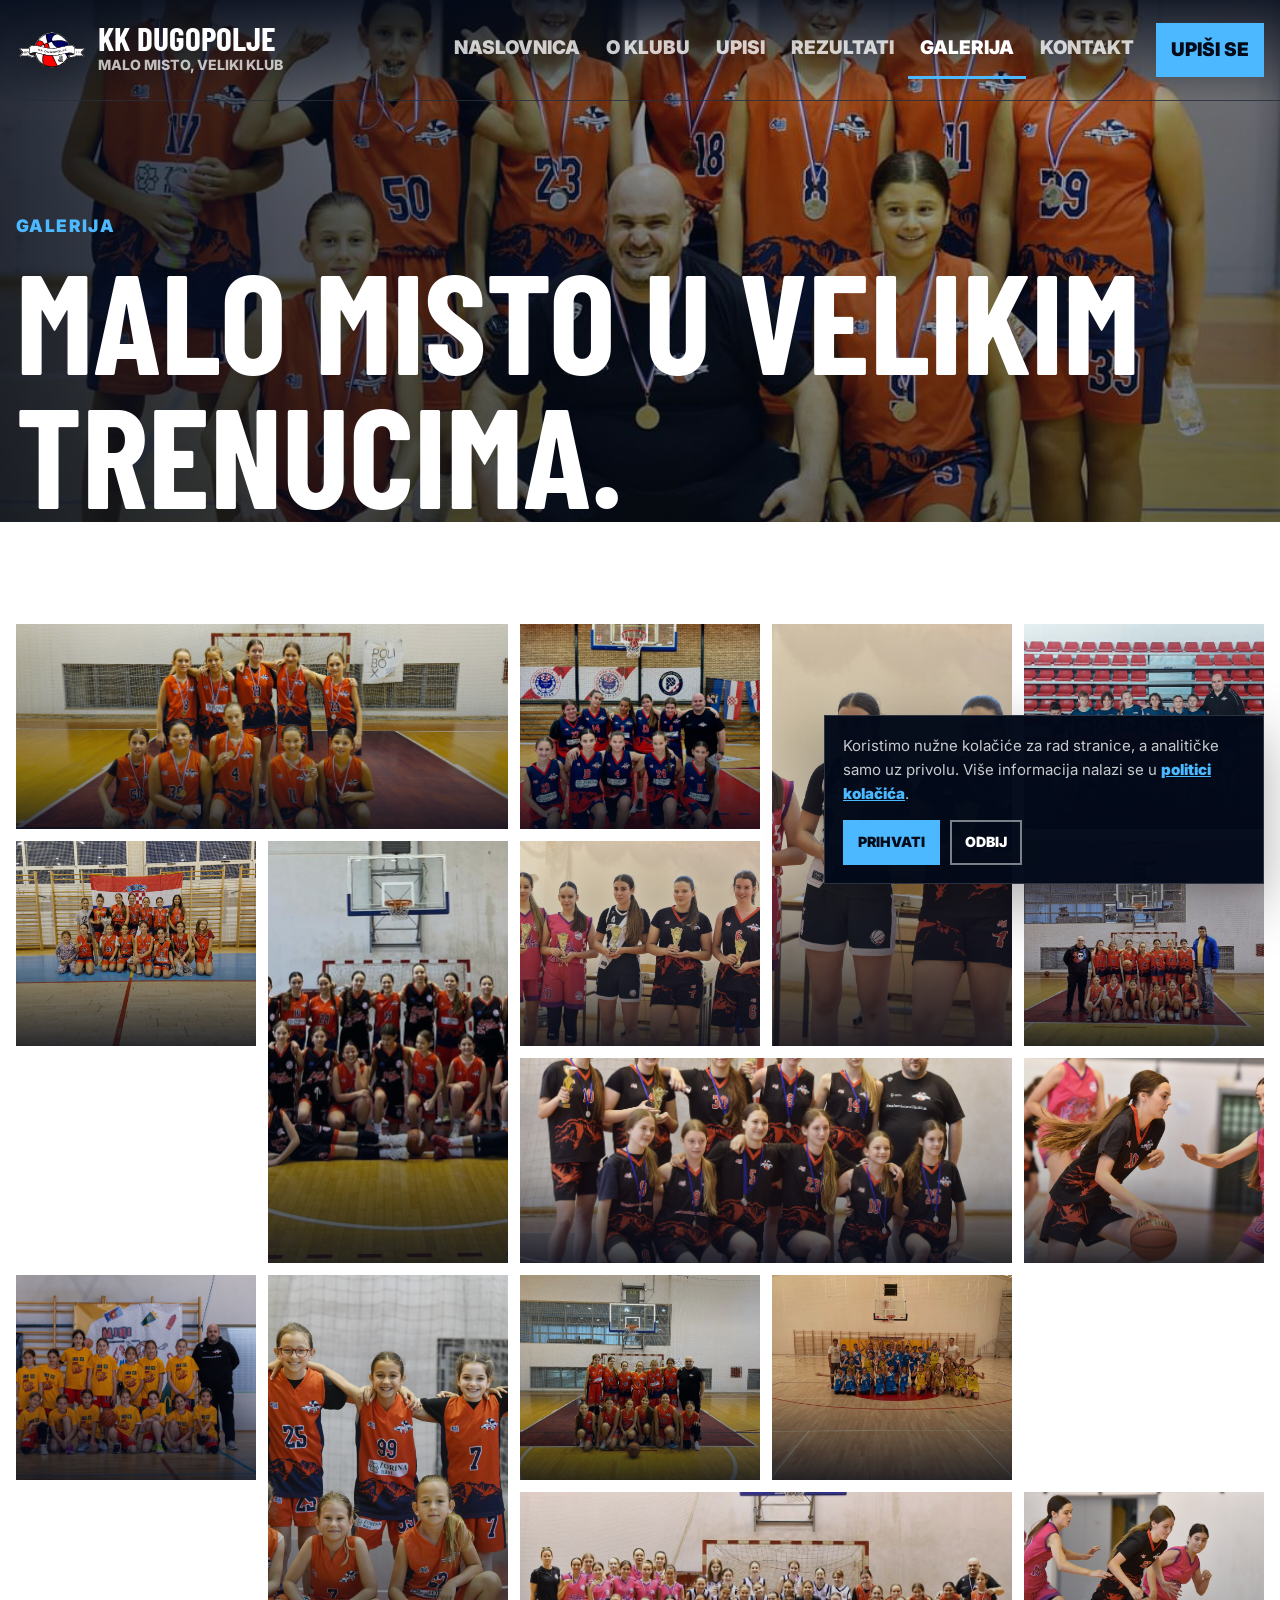
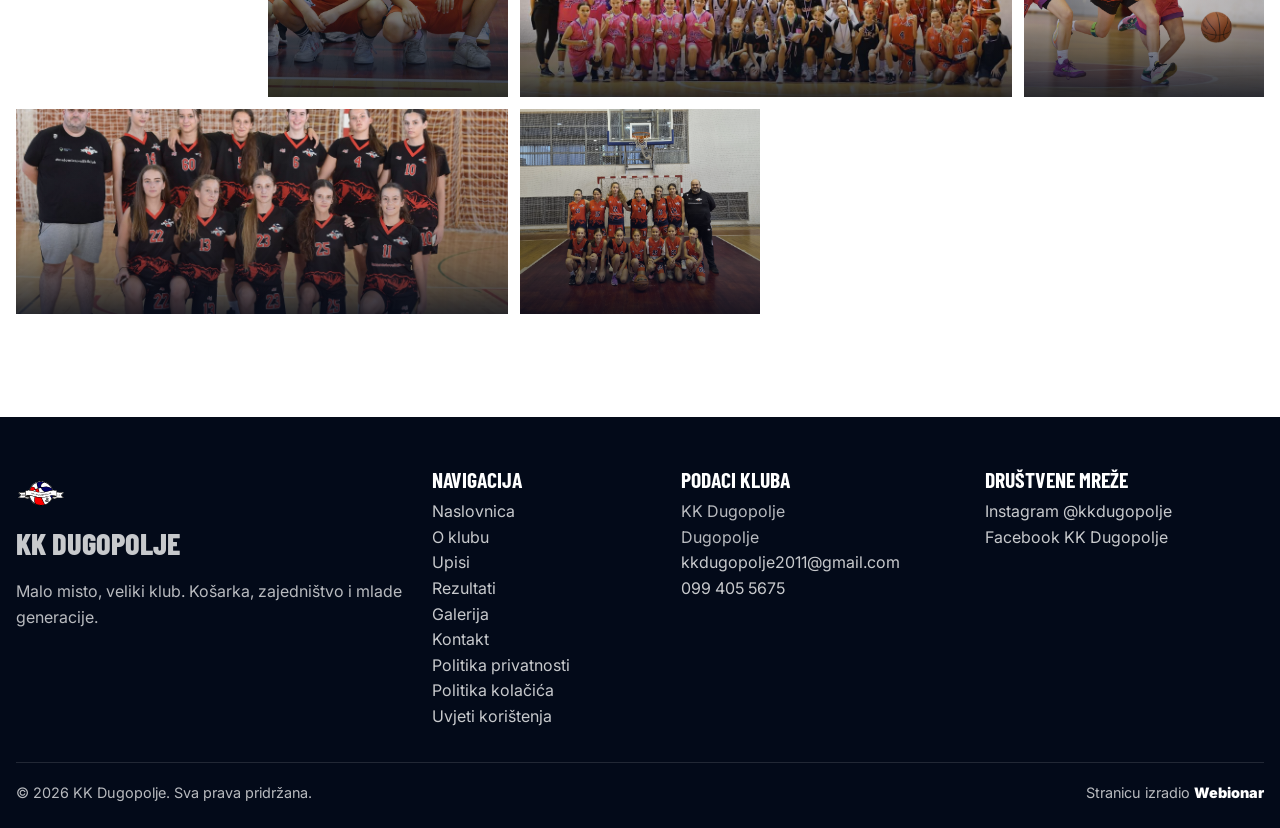
<file: galerija.html>
﻿<!doctype html>
<html lang="hr">
  <head>
    <meta charset="utf-8">
    <meta name="viewport" content="width=device-width, initial-scale=1">
    <meta name="description" content="Galerija KK Dugopolje: fotografije s treninga, utakmica, turnira i klupskih okupljanja.">
    <meta name="theme-color" content="#07182f">
    <meta property="og:title" content="Galerija | KK Dugopolje">
    <meta property="og:description" content="Malo misto, veliki klub kroz fotografije KK Dugopolje.">
    <meta property="og:type" content="website">
    <meta property="og:image" content="assets/images/TOP SLIKA.jpg">
    <meta property="og:url" content="https://kkdugopolje.hr/galerija.html">
    <link rel="canonical" href="https://kkdugopolje.hr/galerija.html">
    <title>Galerija | KK Dugopolje</title>
    <link rel="icon" href="assets/images/grb.svg" type="image/svg+xml">
    <link rel="preconnect" href="https://fonts.googleapis.com">
    <link rel="preconnect" href="https://fonts.gstatic.com" crossorigin>
    <link href="https://fonts.googleapis.com/css2?family=Barlow+Condensed:wght@600;700;800&family=Inter:wght@400;500;700;800;900&display=swap" rel="stylesheet">
    <link rel="stylesheet" href="styles.css?v=weekend-matches-20261013">
    <script src="script.js?v=weekend-matches-20261013" defer></script>
  </head>
  <body>
    <a class="skip-link" href="#main">Preskoči na sadržaj</a>
    <header class="site-header" data-header>
      <a class="brand" href="index.html"><img src="assets/images/grb.svg" alt="" class="brand__crest"><span><strong>KK Dugopolje</strong><small>Malo misto, veliki klub</small></span></a>
      <button class="nav-toggle" type="button" data-nav-toggle aria-expanded="false" aria-controls="site-nav"><span></span><span></span><span></span><span class="sr-only">Otvori navigaciju</span></button>
      <nav class="site-nav" id="site-nav" data-nav aria-label="Glavna navigacija"><a href="index.html">Naslovnica</a><a href="o-klubu.html">O klubu</a><a href="upisi.html">Upisi</a><a href="rezultati.html">Rezultati</a><a href="galerija.html">Galerija</a><a href="kontakt.html">Kontakt</a><a class="nav-cta" href="upisi.html">Upiši se</a></nav>
    </header>
    <div class="nav-backdrop" data-nav-backdrop hidden></div>

    <main id="main">
      <section class="page-hero">
        <img src="assets/images/TOP SLIKA.jpg" alt="Klupski trenutak KK Dugopolje">
        <div class="container page-hero__content reveal"><p class="eyebrow">Galerija</p><h1>Malo misto u velikim trenucima.</h1></div>
      </section>

      <section class="section">
        <div class="container">
          <div class="masonry-gallery" data-gallery data-gallery-list>
            <button class="gallery-item reveal wide"><img src="assets/images/KK DG2.png" alt="Ekipa KK Dugopolje" loading="lazy"></button>
            <button class="gallery-item reveal"><img src="assets/images/turnir mostar.jpg" alt="KK Dugopolje na turniru u Mostaru" loading="lazy"></button>
            <button class="gallery-item reveal tall"><img src="assets/images/stipe8.jpg" alt="Trening KK Dugopolje" loading="lazy"></button>
            <button class="gallery-item reveal"><img src="assets/images/JUNIOR NBA.jpg" alt="Junior NBA aktivnost KK Dugopolje" loading="lazy"></button>
            <button class="gallery-item reveal"><img src="assets/images/2013 PROLOZAC.jpg" alt="Turnirska utakmica KK Dugopolje" loading="lazy"></button>
            <button class="gallery-item reveal tall"><img src="assets/images/ka anda jelavic prijatelsjka.jpg" alt="Prijateljska utakmica KK Dugopolje" loading="lazy"></button>
            <button class="gallery-item reveal"><img src="assets/images/stipe8.jpg" alt="Rad na treningu KK Dugopolje" loading="lazy"></button>
            <button class="gallery-item reveal"><img src="assets/images/u13 generacija.jpg" alt="U13 generacija KK Dugopolje" loading="lazy"></button>
            <button class="gallery-item reveal wide"><img src="assets/images/nase_ekipe_4.jpg" alt="Kadetkinje U16 ekipa KK Dugopolje" loading="lazy"></button>
            <button class="gallery-item reveal"><img src="assets/images/stipe9.jpg" alt="Trening u dvorani KK Dugopolje" loading="lazy"></button>
            <button class="gallery-item reveal"><img src="assets/images/nase_ekipe_1.jpeg" alt="Minibasket KK Dugopolje" loading="lazy"></button>
            <button class="gallery-item reveal tall"><img src="assets/images/2016.jpg" alt="Generacija 2016 KK Dugopolje" loading="lazy"></button>
            <button class="gallery-item reveal"><img src="assets/images/KK DG.jpg" alt="Zajednička fotografija KK Dugopolje" loading="lazy"></button>
            <button class="gallery-item reveal"><img src="assets/images/PRIJATE2.jpg" alt="Prijateljski susret KK Dugopolje" loading="lazy"></button>
            <button class="gallery-item reveal wide"><img src="assets/images/SVI SKUPA CURE.jpg" alt="Košarkašice KK Dugopolje" loading="lazy"></button>
            <button class="gallery-item reveal"><img src="assets/images/stipe10.jpg" alt="Trenerski rad KK Dugopolje" loading="lazy"></button>
          </div>
        </div>
      </section>
    </main>

    <div class="lightbox" data-lightbox hidden role="dialog" aria-modal="true" aria-label="Pregled fotografije">
      <button class="lightbox__close" type="button" data-lightbox-close aria-label="Zatvori lightbox">×</button>
      <button class="lightbox__nav lightbox__nav--prev" type="button" data-lightbox-prev aria-label="Prethodna fotografija">‹</button>
      <img src="assets/images/turnir mostar.jpg" alt="Povećani prikaz fotografije iz galerije">
      <button class="lightbox__nav lightbox__nav--next" type="button" data-lightbox-next aria-label="Sljedeća fotografija">›</button>
    </div>

    <footer class="site-footer">
      <div class="container footer-grid">
        <div><a class="footer-brand" href="index.html"><img src="assets/images/grb.svg" alt="">KK Dugopolje</a><p>Malo misto, veliki klub. Košarka, zajedništvo i mlade generacije.</p></div>
        <nav aria-label="Footer navigacija"><h2>Navigacija</h2><a href="index.html">Naslovnica</a><a href="o-klubu.html">O klubu</a><a href="upisi.html">Upisi</a><a href="rezultati.html">Rezultati</a><a href="galerija.html">Galerija</a><a href="kontakt.html">Kontakt</a><a href="politika-privatnosti.html">Politika privatnosti</a><a href="politika-kolacica.html">Politika kolačića</a><a href="uvjeti-koristenja.html">Uvjeti korištenja</a></nav>
        <div><h2>Podaci kluba</h2><p>KK Dugopolje</p><p>Dugopolje</p><p><a href="mailto:kkdugopolje2011@gmail.com">kkdugopolje2011@gmail.com</a></p><p><a href="tel:+385994055675">099 405 5675</a></p></div>
        <div><h2>Društvene mreže</h2><p><a href="https://www.instagram.com/kkdugopolje/" target="_blank" rel="noreferrer">Instagram @kkdugopolje</a></p><p><a href="https://www.facebook.com/search/top?q=KK%20Dugopolje" target="_blank" rel="noreferrer">Facebook KK Dugopolje</a></p></div>
      </div>
      <div class="container footer-bottom"><p>&copy; 2026 KK Dugopolje. Sva prava pridržana.</p><p class="footer-credit">Stranicu izradio <a href="https://webionar.hr" target="_blank" rel="noreferrer">Webionar</a></p></div>
    </footer>
  </body>
</html>
</file>
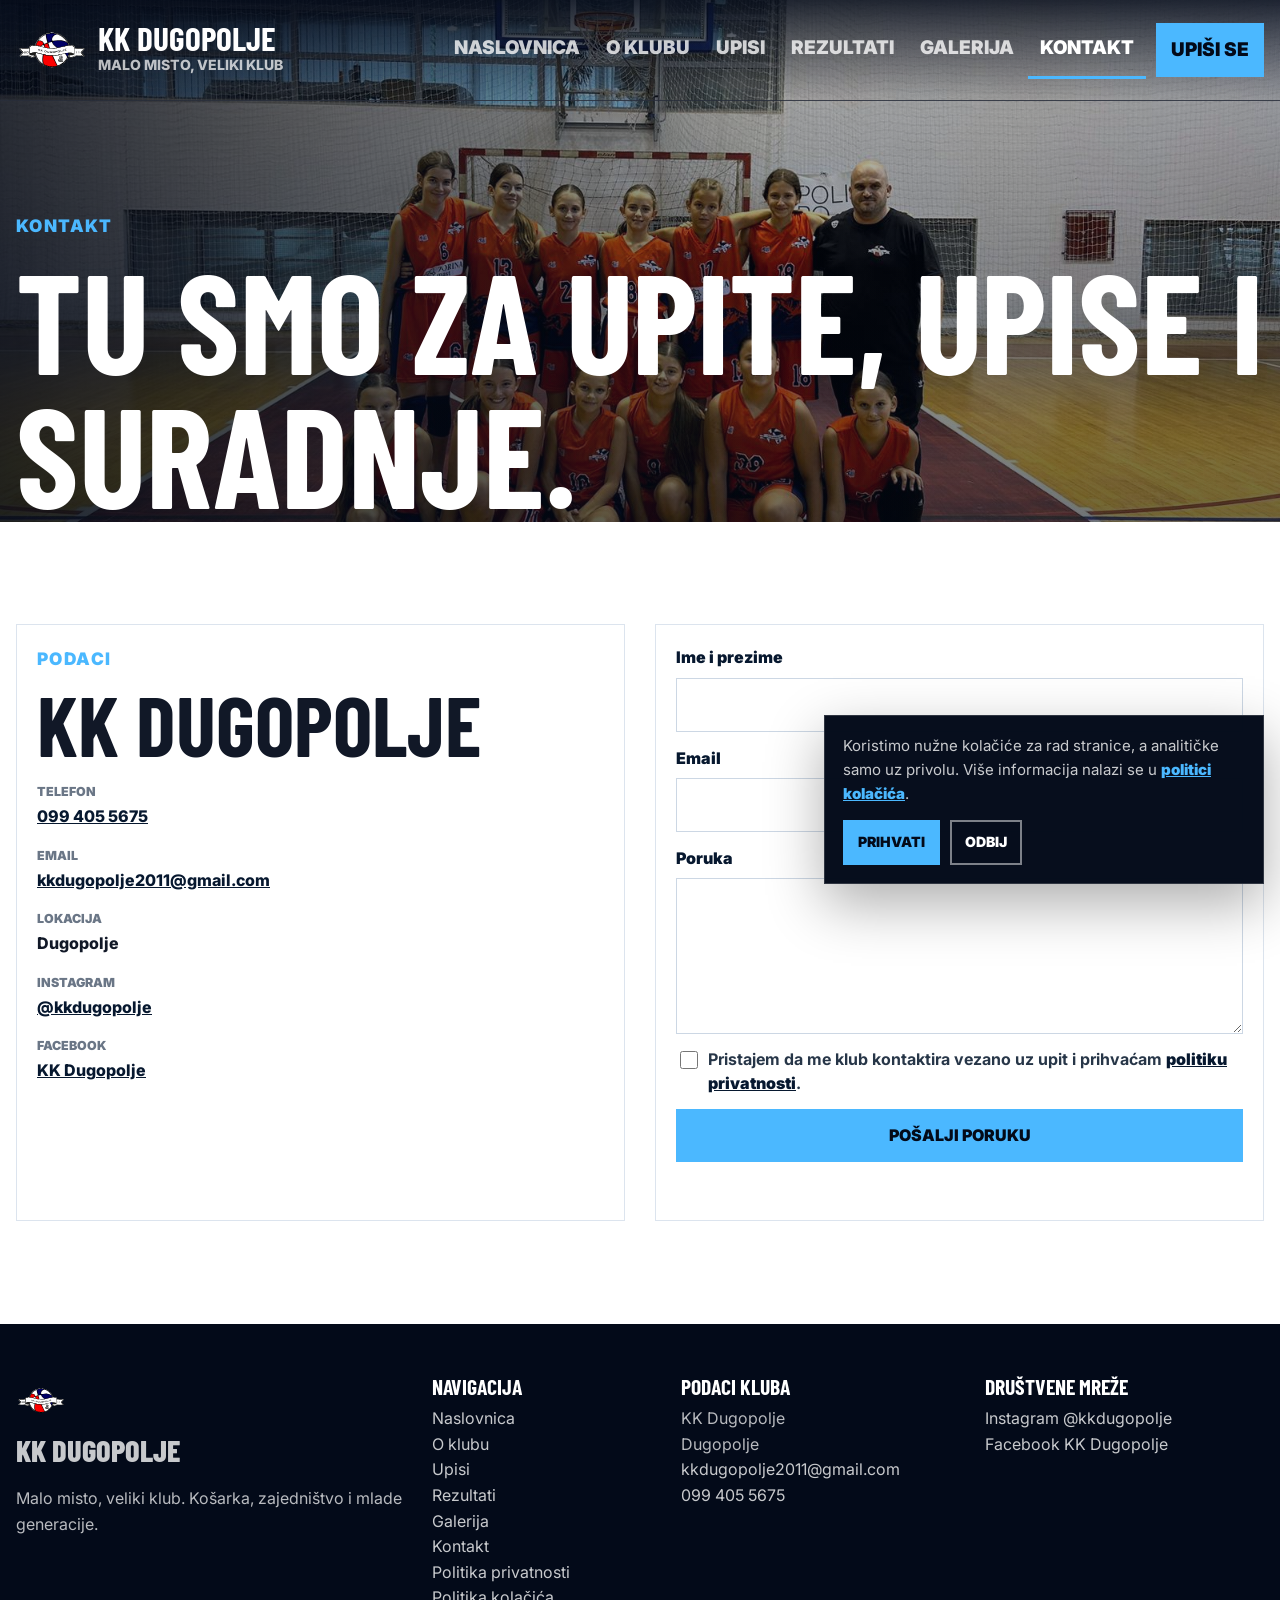
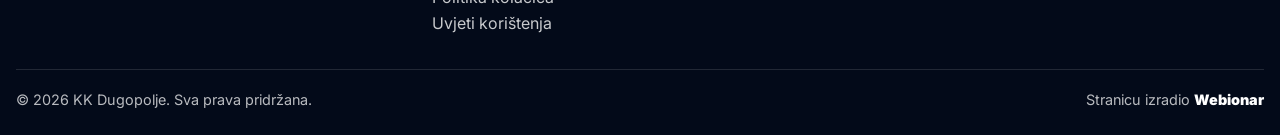
<file: kontakt.html>
﻿<!doctype html>
<html lang="hr">
  <head>
    <meta charset="utf-8">
    <meta name="viewport" content="width=device-width, initial-scale=1">
    <meta name="description" content="Kontakt KK Dugopolje: email, telefon, društvene mreže i kontakt obrazac.">
    <meta name="theme-color" content="#07182f">
    <meta property="og:title" content="Kontakt | KK Dugopolje">
    <meta property="og:description" content="Kontaktiraj KK Dugopolje za upise, informacije i suradnje.">
    <meta property="og:type" content="website">
    <meta property="og:image" content="assets/images/KK DG.jpg">
    <meta property="og:url" content="https://kkdugopolje.hr/kontakt.html">
    <link rel="canonical" href="https://kkdugopolje.hr/kontakt.html">
    <title>Kontakt | KK Dugopolje</title>
    <link rel="icon" href="assets/images/grb.svg" type="image/svg+xml">
    <link rel="preconnect" href="https://fonts.googleapis.com">
    <link rel="preconnect" href="https://fonts.gstatic.com" crossorigin>
    <link href="https://fonts.googleapis.com/css2?family=Barlow+Condensed:wght@600;700;800&family=Inter:wght@400;500;700;800;900&display=swap" rel="stylesheet">
    <link rel="stylesheet" href="styles.css?v=weekend-matches-20261013">
    <script src="script.js?v=weekend-matches-20261013" defer></script>
  </head>
  <body>
    <a class="skip-link" href="#main">Preskoči na sadržaj</a>
    <header class="site-header" data-header>
      <a class="brand" href="index.html"><img src="assets/images/grb.svg" alt="" class="brand__crest"><span><strong>KK Dugopolje</strong><small>Malo misto, veliki klub</small></span></a>
      <button class="nav-toggle" type="button" data-nav-toggle aria-expanded="false" aria-controls="site-nav"><span></span><span></span><span></span><span class="sr-only">Otvori navigaciju</span></button>
      <nav class="site-nav" id="site-nav" data-nav aria-label="Glavna navigacija"><a href="index.html">Naslovnica</a><a href="o-klubu.html">O klubu</a><a href="upisi.html">Upisi</a><a href="rezultati.html">Rezultati</a><a href="galerija.html">Galerija</a><a href="kontakt.html">Kontakt</a><a class="nav-cta" href="upisi.html">Upiši se</a></nav>
    </header>
    <div class="nav-backdrop" data-nav-backdrop hidden></div>

    <main id="main">
      <section class="page-hero">
        <img src="assets/images/KK DG.jpg" alt="KK Dugopolje">
        <div class="container page-hero__content reveal"><p class="eyebrow">Kontakt</p><h1>Tu smo za upite, upise i suradnje.</h1></div>
      </section>

      <section class="section contact-section">
        <div class="container contact-grid">
          <aside class="contact-panel reveal">
            <p class="eyebrow">Podaci</p>
            <h2>KK Dugopolje</h2>
            <dl>
              <div><dt>Telefon</dt><dd><a href="tel:+385994055675">099 405 5675</a></dd></div>
              <div><dt>Email</dt><dd><a href="mailto:kkdugopolje2011@gmail.com">kkdugopolje2011@gmail.com</a></dd></div>
              <div><dt>Lokacija</dt><dd>Dugopolje</dd></div>
              <div><dt>Instagram</dt><dd><a href="https://www.instagram.com/kkdugopolje/" target="_blank" rel="noreferrer">@kkdugopolje</a></dd></div>
              
              <div><dt>Facebook</dt><dd><a href="https://www.facebook.com/search/top?q=KK%20Dugopolje" target="_blank" rel="noreferrer">KK Dugopolje</a></dd></div>
            </dl>
            
          </aside>
          <form class="site-form reveal" data-form="contact" action="send-contact.php" method="post" novalidate>
            <input type="hidden" name="formType" value="contact">
            <label class="form-hp" for="contactWebsite">Web stranica<input id="contactWebsite" name="website" type="text" tabindex="-1" autocomplete="off"></label>
            <label for="name">Ime i prezime<input id="name" name="name" type="text" autocomplete="name" required minlength="2"></label>
            <label for="contactEmail">Email<input id="contactEmail" name="email" type="email" autocomplete="email" required></label>
            <label for="contactMessage">Poruka<textarea id="contactMessage" name="message" rows="5" required minlength="10"></textarea></label>
            <label class="checkbox-field" for="contactPrivacy"><input id="contactPrivacy" name="privacy" type="checkbox" required><span>Pristajem da me klub kontaktira vezano uz upit i prihvaćam <a href="politika-privatnosti.html">politiku privatnosti</a>.</span></label>
            <button class="btn btn--primary" type="submit">Pošalji poruku</button>
            <p class="form-status" role="status" aria-live="polite"></p>
          </form>
        </div>
      </section>
    </main>

    <footer class="site-footer">
      <div class="container footer-grid">
        <div><a class="footer-brand" href="index.html"><img src="assets/images/grb.svg" alt="">KK Dugopolje</a><p>Malo misto, veliki klub. Košarka, zajedništvo i mlade generacije.</p></div>
        <nav aria-label="Footer navigacija"><h2>Navigacija</h2><a href="index.html">Naslovnica</a><a href="o-klubu.html">O klubu</a><a href="upisi.html">Upisi</a><a href="rezultati.html">Rezultati</a><a href="galerija.html">Galerija</a><a href="kontakt.html">Kontakt</a><a href="politika-privatnosti.html">Politika privatnosti</a><a href="politika-kolacica.html">Politika kolačića</a><a href="uvjeti-koristenja.html">Uvjeti korištenja</a></nav>
        <div><h2>Podaci kluba</h2><p>KK Dugopolje</p><p>Dugopolje</p><p><a href="mailto:kkdugopolje2011@gmail.com">kkdugopolje2011@gmail.com</a></p><p><a href="tel:+385994055675">099 405 5675</a></p></div>
        <div><h2>Društvene mreže</h2><p><a href="https://www.instagram.com/kkdugopolje/" target="_blank" rel="noreferrer">Instagram @kkdugopolje</a></p><p><a href="https://www.facebook.com/search/top?q=KK%20Dugopolje" target="_blank" rel="noreferrer">Facebook KK Dugopolje</a></p></div>
      </div>
      <div class="container footer-bottom"><p>&copy; 2026 KK Dugopolje. Sva prava pridržana.</p><p class="footer-credit">Stranicu izradio <a href="https://webionar.hr" target="_blank" rel="noreferrer">Webionar</a></p></div>
    </footer>
  </body>
</html>
</file>
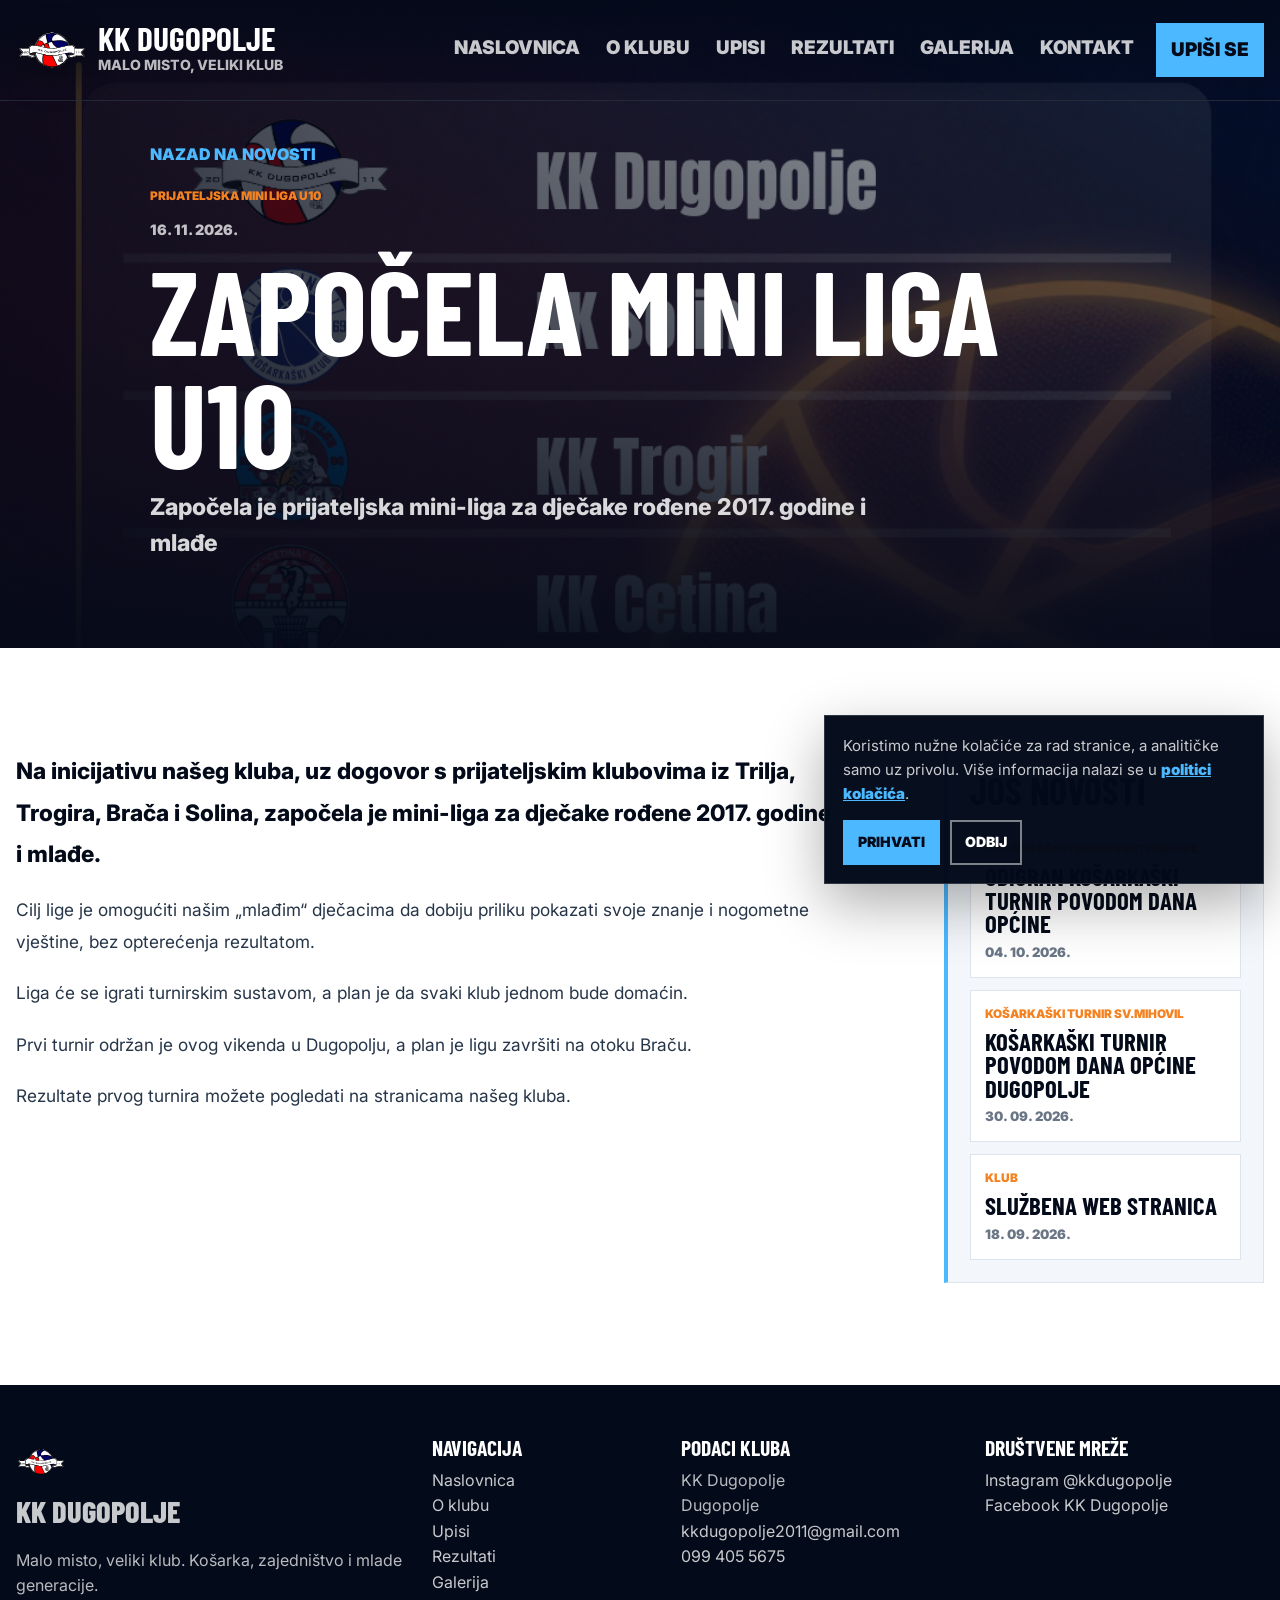
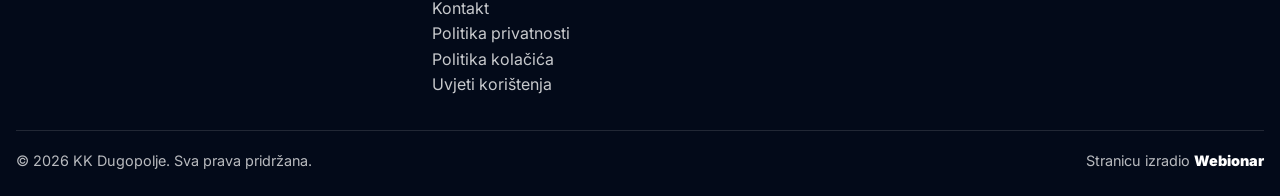
<file: novost.html>
<!doctype html>
<html lang="hr">
  <head>
    <meta charset="utf-8">
    <meta name="viewport" content="width=device-width, initial-scale=1">
    <meta name="description" content="Novost Košarkaškog kluba Dugopolje.">
    <meta name="theme-color" content="#07182f">
    <meta property="og:title" content="Novost | KK Dugopolje">
    <meta property="og:description" content="Aktualne objave, najave i klupske vijesti KK Dugopolje.">
    <meta property="og:type" content="article">
    <meta property="og:image" content="assets/images/TOP SLIKA.jpg">
    <meta property="og:url" content="https://kkdugopolje.hr/novost.html">
    <link rel="canonical" href="https://kkdugopolje.hr/novost.html">
    <title>Novost | KK Dugopolje</title>
    <link rel="icon" href="assets/images/grb.svg" type="image/svg+xml">
    <link rel="apple-touch-icon" href="assets/images/grb bez pozadine.png">
    <link rel="preconnect" href="https://fonts.googleapis.com">
    <link rel="preconnect" href="https://fonts.gstatic.com" crossorigin>
    <link href="https://fonts.googleapis.com/css2?family=Barlow+Condensed:wght@600;700;800&family=Inter:wght@400;500;700;800;900&display=swap" rel="stylesheet">
    <link rel="stylesheet" href="styles.css?v=weekend-matches-20261013">
    <script src="script.js?v=weekend-matches-20261013" defer></script>
  </head>
  <body>
    <a class="skip-link" href="#main">Preskoči na sadržaj</a>
    <header class="site-header" data-header>
      <a class="brand" href="index.html"><img src="assets/images/grb.svg" alt="" class="brand__crest"><span><strong>KK Dugopolje</strong><small>Malo misto, veliki klub</small></span></a>
      <button class="nav-toggle" type="button" data-nav-toggle aria-expanded="false" aria-controls="site-nav"><span></span><span></span><span></span><span class="sr-only">Otvori navigaciju</span></button>
      <nav class="site-nav" id="site-nav" data-nav aria-label="Glavna navigacija"><a href="index.html">Naslovnica</a><a href="o-klubu.html">O klubu</a><a href="upisi.html">Upisi</a><a href="rezultati.html">Rezultati</a><a href="galerija.html">Galerija</a><a href="kontakt.html">Kontakt</a><a class="nav-cta" href="upisi.html">Upiši se</a></nav>
    </header>
    <div class="nav-backdrop" data-nav-backdrop hidden></div>

    <main id="main" data-news-article>
      <section class="article-hero" aria-labelledby="article-loading-title">
        <img src="assets/images/TOP SLIKA.jpg" alt="">
        <div class="article-hero__overlay"></div>
        <div class="container article-hero__content reveal is-visible">
          <a class="text-link article-back" href="index.html#news-title">Nazad na novosti</a>
          <span class="tag">Novost</span>
          <h1 id="article-loading-title">Učitavanje novosti</h1>
          <p>Trenutak, dohvaćamo članak.</p>
        </div>
      </section>
    </main>

    <footer class="site-footer">
      <div class="container footer-grid">
        <div><a class="footer-brand" href="index.html"><img src="assets/images/grb.svg" alt="">KK Dugopolje</a><p>Malo misto, veliki klub. Košarka, zajedništvo i mlade generacije.</p></div>
        <nav aria-label="Footer navigacija"><h2>Navigacija</h2><a href="index.html">Naslovnica</a><a href="o-klubu.html">O klubu</a><a href="upisi.html">Upisi</a><a href="rezultati.html">Rezultati</a><a href="galerija.html">Galerija</a><a href="kontakt.html">Kontakt</a><a href="politika-privatnosti.html">Politika privatnosti</a><a href="politika-kolacica.html">Politika kolačića</a><a href="uvjeti-koristenja.html">Uvjeti korištenja</a></nav>
        <div><h2>Podaci kluba</h2><p>KK Dugopolje</p><p>Dugopolje</p><p><a href="mailto:kkdugopolje2011@gmail.com">kkdugopolje2011@gmail.com</a></p><p><a href="tel:+385994055675">099 405 5675</a></p></div>
        <div><h2>Društvene mreže</h2><p><a href="https://www.instagram.com/kkdugopolje/" target="_blank" rel="noreferrer">Instagram @kkdugopolje</a></p><p><a href="https://www.facebook.com/search/top?q=KK%20Dugopolje" target="_blank" rel="noreferrer">Facebook KK Dugopolje</a></p></div>
      </div>
      <div class="container footer-bottom"><p>&copy; 2026 KK Dugopolje. Sva prava pridržana.</p><p class="footer-credit">Stranicu izradio <a href="https://webionar.hr" target="_blank" rel="noreferrer">Webionar</a></p></div>
    </footer>
  </body>
</html>
</file>
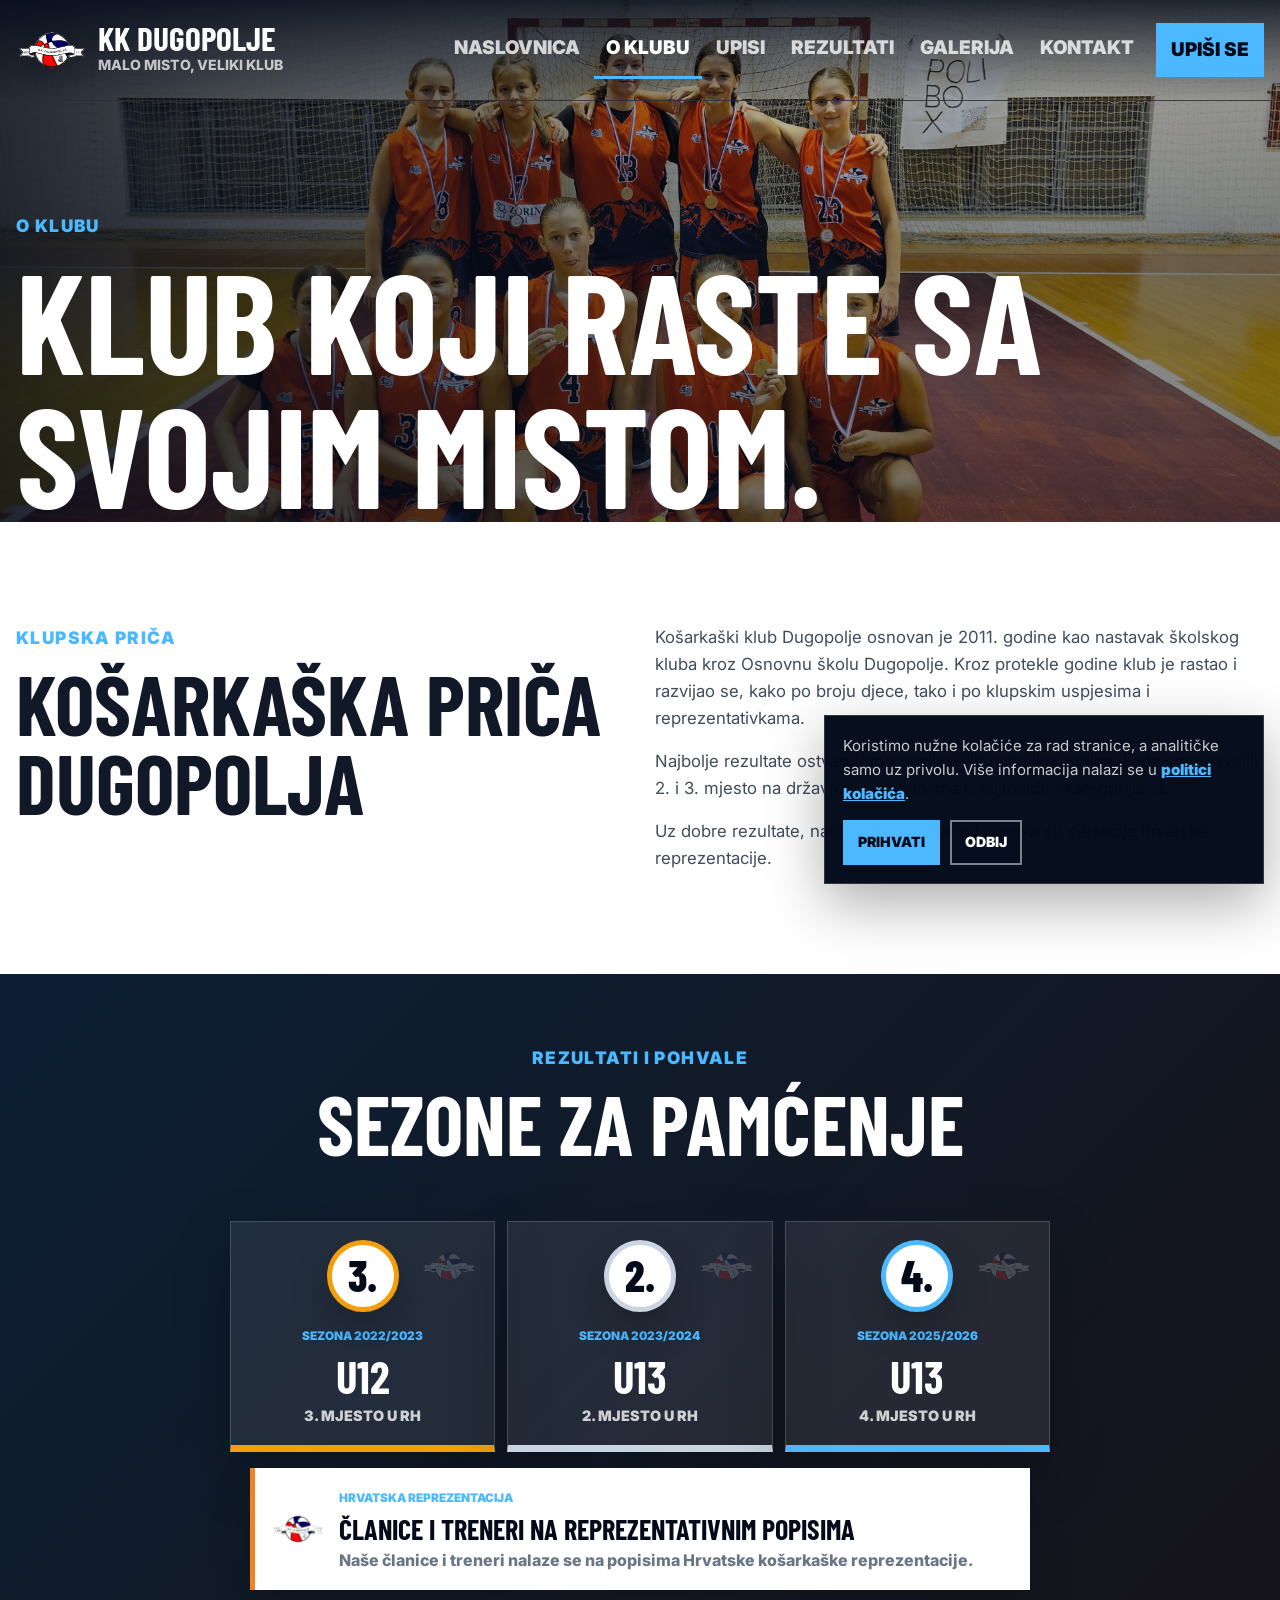
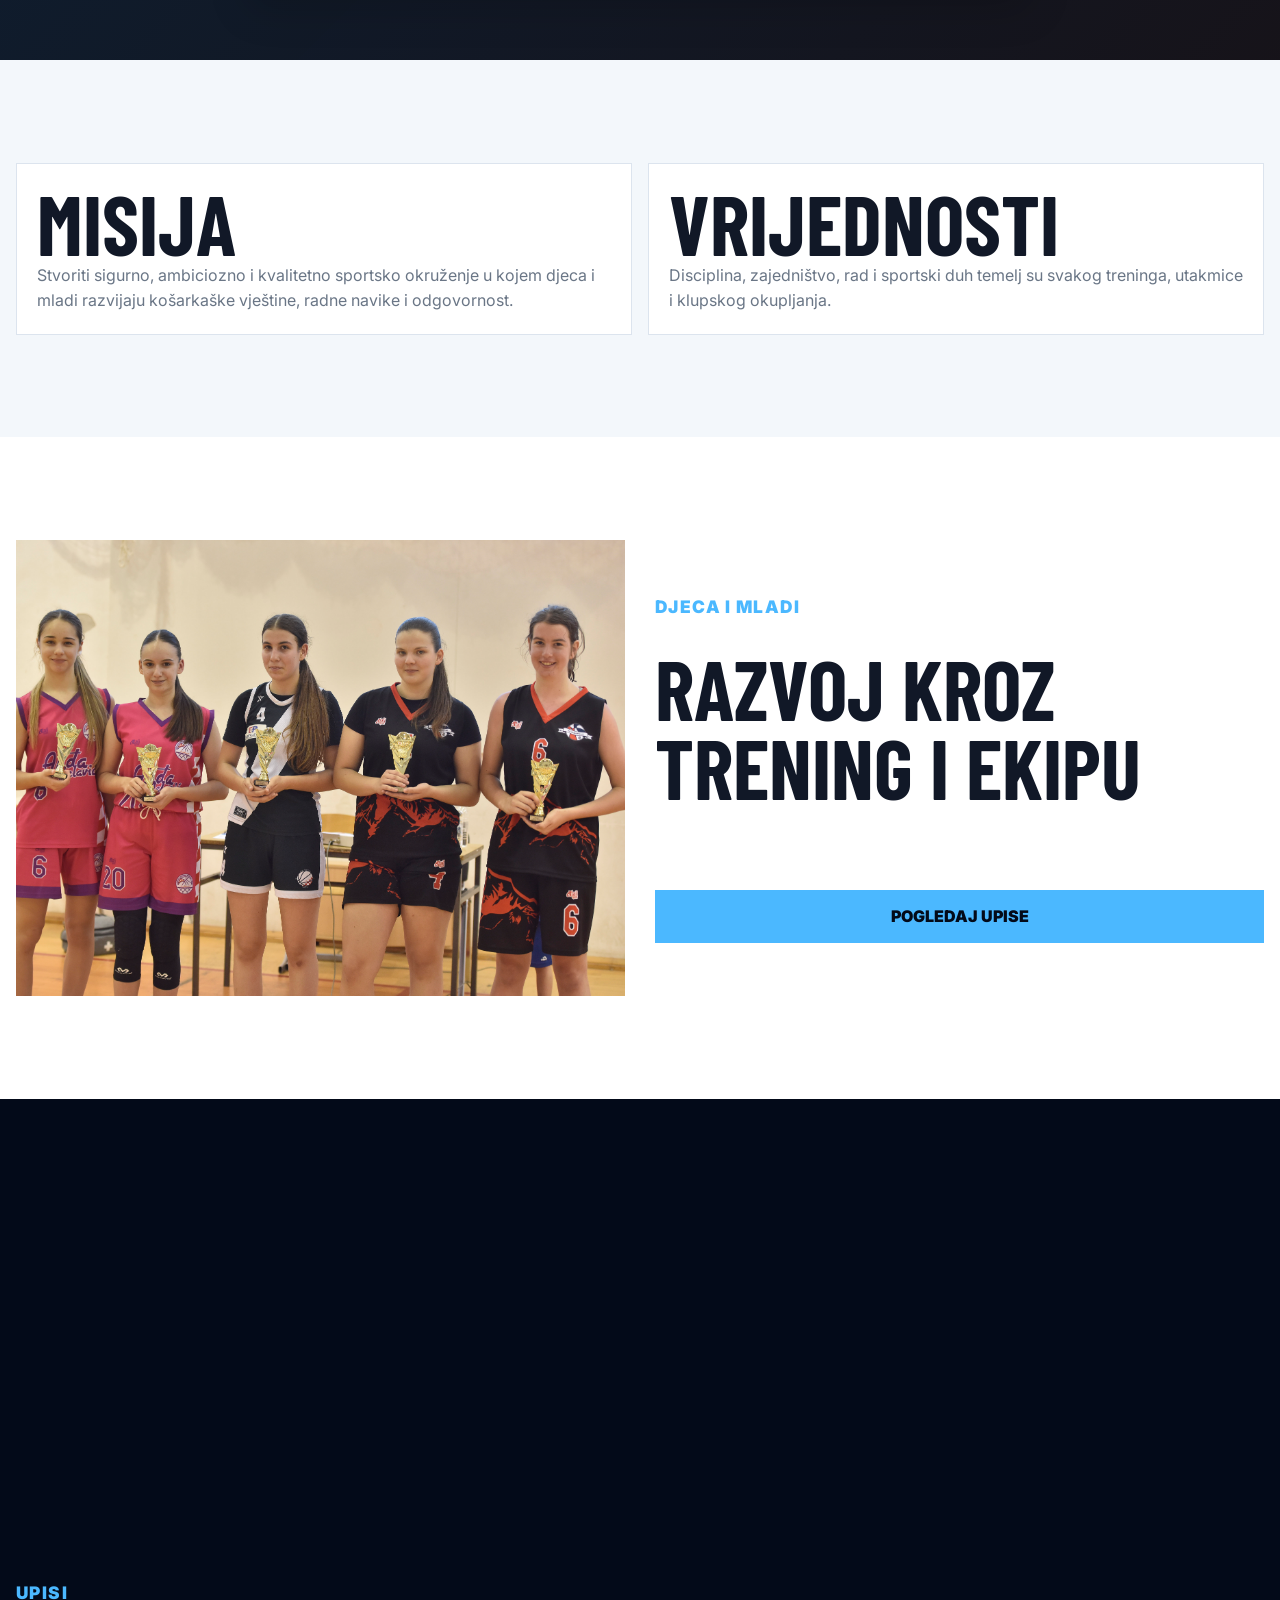
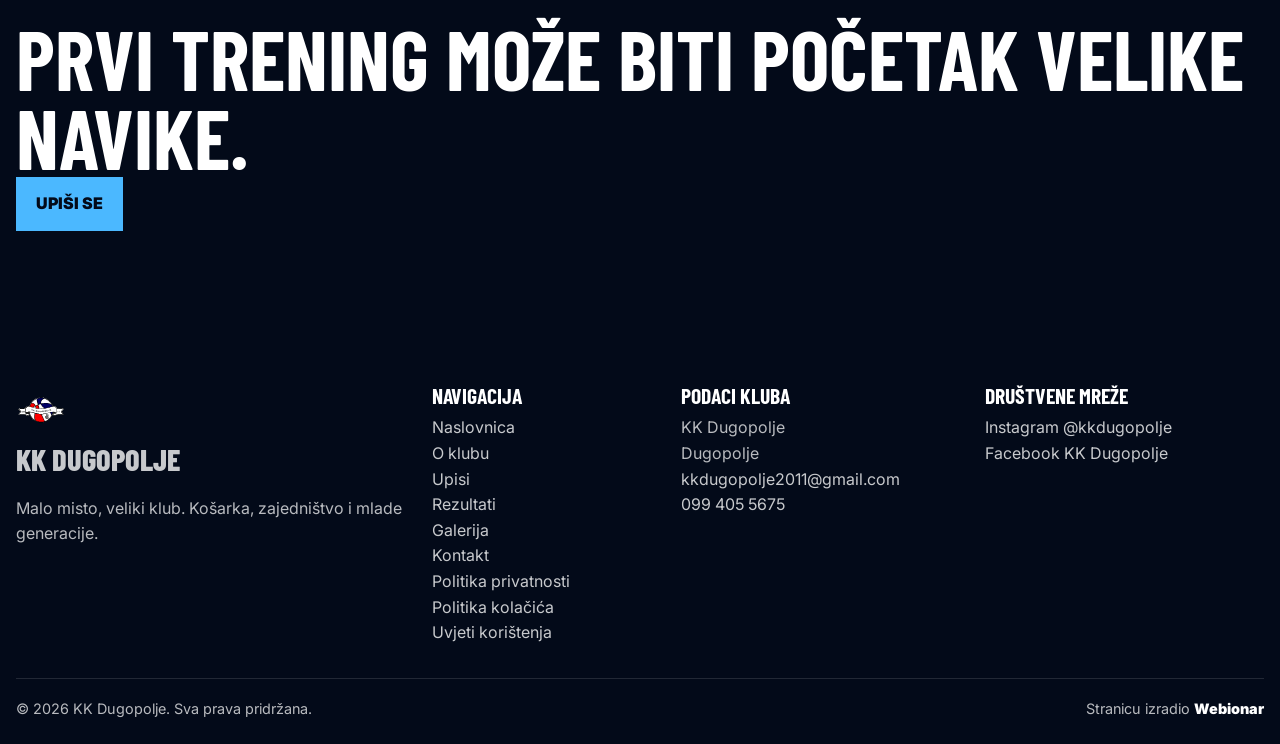
<file: o-klubu.html>
﻿<!doctype html>
<html lang="hr">
  <head>
    <meta charset="utf-8">
    <meta name="viewport" content="width=device-width, initial-scale=1">
    <meta name="description" content="O klubu KK Dugopolje: klupska priča, misija, vrijednosti i rad s djecom i mladima.">
    <meta name="theme-color" content="#07182f">
    <meta property="og:title" content="O klubu | KK Dugopolje">
    <meta property="og:description" content="Upoznaj KK Dugopolje, malo misto i veliki klub za mlade košarkašice.">
    <meta property="og:type" content="website">
    <meta property="og:image" content="assets/images/KK DG2.png">
    <meta property="og:url" content="https://kkdugopolje.hr/o-klubu.html">
    <link rel="canonical" href="https://kkdugopolje.hr/o-klubu.html">
    <title>O klubu | KK Dugopolje</title>
    <link rel="icon" href="assets/images/grb.svg" type="image/svg+xml">
    <link rel="preconnect" href="https://fonts.googleapis.com">
    <link rel="preconnect" href="https://fonts.gstatic.com" crossorigin>
    <link href="https://fonts.googleapis.com/css2?family=Barlow+Condensed:wght@600;700;800&family=Inter:wght@400;500;700;800;900&display=swap" rel="stylesheet">
    <link rel="stylesheet" href="styles.css?v=weekend-matches-20261013">
    <script src="script.js?v=weekend-matches-20261013" defer></script>
  </head>
  <body>
    <a class="skip-link" href="#main">Preskoči na sadržaj</a>
    <header class="site-header" data-header>
      <a class="brand" href="index.html"><img src="assets/images/grb.svg" alt="" class="brand__crest"><span><strong>KK Dugopolje</strong><small>Malo misto, veliki klub</small></span></a>
      <button class="nav-toggle" type="button" data-nav-toggle aria-expanded="false" aria-controls="site-nav"><span></span><span></span><span></span><span class="sr-only">Otvori navigaciju</span></button>
      <nav class="site-nav" id="site-nav" data-nav aria-label="Glavna navigacija"><a href="index.html">Naslovnica</a><a href="o-klubu.html">O klubu</a><a href="upisi.html">Upisi</a><a href="rezultati.html">Rezultati</a><a href="galerija.html">Galerija</a><a href="kontakt.html">Kontakt</a><a class="nav-cta" href="upisi.html">Upiši se</a></nav>
    </header>
    <div class="nav-backdrop" data-nav-backdrop hidden></div>

    <main id="main">
      <section class="page-hero">
        <img src="assets/images/KK DG2.png" alt="Zajednička fotografija KK Dugopolje">
        <div class="container page-hero__content reveal"><p class="eyebrow">O klubu</p><h1>Klub koji raste sa svojim mistom.</h1></div>
      </section>

      <section class="section">
        <div class="container split-feature">
          <div class="reveal"><p class="eyebrow">Klupska priča</p><h2>Košarkaška priča Dugopolja</h2></div>
          <div class="rich-text reveal">
            <p>Košarkaški klub Dugopolje osnovan je 2011. godine kao nastavak školskog kluba kroz Osnovnu školu Dugopolje. Kroz protekle godine klub je rastao i razvijao se, kako po broju djece, tako i po klupskim uspjesima i reprezentativkama.</p>
            <p>Najbolje rezultate ostvarujemo posljednjih nekoliko godina, kada smo osvojili 2. i 3. mjesto na državnim prvenstvima u najmlađim kategorijama.</p>
            <p>Uz dobre rezultate, naše igračice i treneri članovi su selekcija hrvatske reprezentacije.</p>
          </div>
        </div>
      </section>

      <section class="section achievements-section" aria-labelledby="club-achievements-title">
        <div class="container">
          <p class="eyebrow">Rezultati i pohvale</p>
          <h2 id="club-achievements-title">Sezone za pamćenje</h2>
          <div class="achievement-podium section-kicker--spaced" aria-label="Najbolji rezultati KK Dugopolje">
            <article class="achievement-card achievement-card--second reveal">
              <span class="achievement-medal">2.</span>
              <div><span class="tag">Sezona 2023/2024</span><h3>U13</h3><p>2. mjesto u RH</p></div>
            </article>
            <article class="achievement-card achievement-card--third reveal">
              <span class="achievement-medal">3.</span>
              <div><span class="tag">Sezona 2022/2023</span><h3>U12</h3><p>3. mjesto u RH</p></div>
            </article>
            <article class="achievement-card achievement-card--fourth reveal">
              <span class="achievement-medal">4.</span>
              <div><span class="tag">Sezona 2025/2026</span><h3>U13</h3><p>4. mjesto u RH</p></div>
            </article>
          </div>
          <div class="achievement-note reveal">
            <img src="assets/images/grb bez pozadine.png" alt="" loading="lazy">
            <div>
              <span class="tag">Hrvatska reprezentacija</span>
              <h3>Članice i treneri na reprezentativnim popisima</h3>
              <p>Naše članice i treneri nalaze se na popisima Hrvatske košarkaške reprezentacije.</p>
            </div>
          </div>
        </div>
      </section>
      <section class="section section--soft">
        <div class="container two-card-grid">
          <article class="info-panel reveal"><h2>Misija</h2><p>Stvoriti sigurno, ambiciozno i kvalitetno sportsko okruženje u kojem djeca i mladi razvijaju košarkaške vještine, radne navike i odgovornost.</p></article>
          <article class="info-panel reveal"><h2>Vrijednosti</h2><p>Disciplina, zajedništvo, rad i sportski duh temelj su svakog treninga, utakmice i klupskog okupljanja.</p></article>
        </div>
      </section>

      <section class="section">
        <div class="container story-grid">
          <div class="story-media reveal"><img src="assets/images/stipe8.jpg" alt="Trening KK Dugopolje" loading="lazy"></div>
          <div class="story-copy reveal">
            <p class="eyebrow">Djeca i mladi</p>
            <h2>Razvoj kroz trening i ekipu</h2>
            <p>Treninzi su usmjereni na tehniku, koordinaciju, upoznavanje pravila i postupni ulazak u natjecateljski ritam. Ekipa ostaje jednako važna kao i rezultat.</p>
            <a class="btn btn--primary" href="upisi.html">Pogledaj upise</a>
          </div>
        </div>
      </section>

      <section class="section stats-section">
        <div class="container stats-grid">
          <div class="stat-card reveal"><strong data-count="2011">2011</strong><span>godina početka klupske priče</span></div>
          <div class="stat-card reveal"><strong data-count="4">4</strong><span>dobne kategorije navedene u upisima</span></div>
        </div>
      </section>

      <section class="section cta-panel">
        <div class="container cta-panel__inner reveal">
          <p class="eyebrow">Upisi</p>
          <h2>Prvi trening može biti početak velike navike.</h2>
          <a class="btn btn--primary" href="upisi.html">Upiši se</a>
        </div>
      </section>
    </main>

    <footer class="site-footer">
      <div class="container footer-grid">
        <div><a class="footer-brand" href="index.html"><img src="assets/images/grb.svg" alt="">KK Dugopolje</a><p>Malo misto, veliki klub. Košarka, zajedništvo i mlade generacije.</p></div>
        <nav aria-label="Footer navigacija"><h2>Navigacija</h2><a href="index.html">Naslovnica</a><a href="o-klubu.html">O klubu</a><a href="upisi.html">Upisi</a><a href="rezultati.html">Rezultati</a><a href="galerija.html">Galerija</a><a href="kontakt.html">Kontakt</a><a href="politika-privatnosti.html">Politika privatnosti</a><a href="politika-kolacica.html">Politika kolačića</a><a href="uvjeti-koristenja.html">Uvjeti korištenja</a></nav>
        <div><h2>Podaci kluba</h2><p>KK Dugopolje</p><p>Dugopolje</p><p><a href="mailto:kkdugopolje2011@gmail.com">kkdugopolje2011@gmail.com</a></p><p><a href="tel:+385994055675">099 405 5675</a></p></div>
        <div><h2>Društvene mreže</h2><p><a href="https://www.instagram.com/kkdugopolje/" target="_blank" rel="noreferrer">Instagram @kkdugopolje</a></p><p><a href="https://www.facebook.com/search/top?q=KK%20Dugopolje" target="_blank" rel="noreferrer">Facebook KK Dugopolje</a></p></div>
      </div>
      <div class="container footer-bottom"><p>&copy; 2026 KK Dugopolje. Sva prava pridržana.</p><p class="footer-credit">Stranicu izradio <a href="https://webionar.hr" target="_blank" rel="noreferrer">Webionar</a></p></div>
    </footer>
  </body>
</html>
</file>
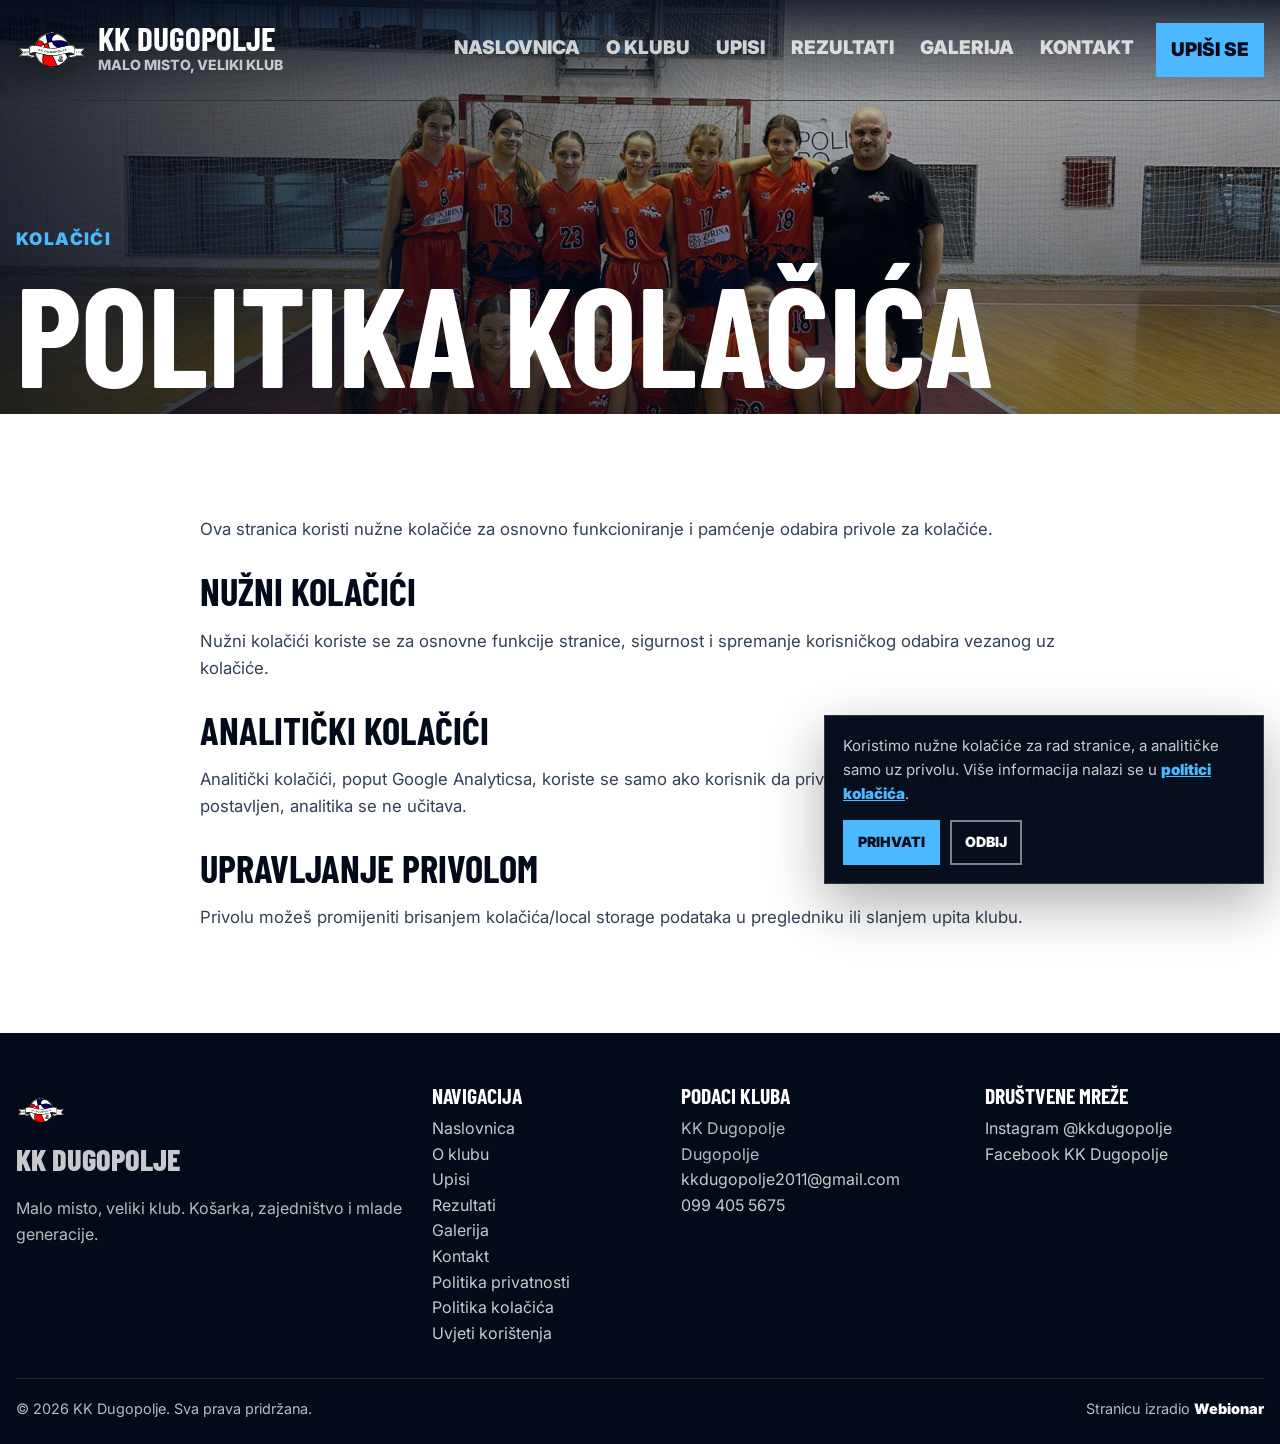
<file: politika-kolacica.html>
﻿<!doctype html>
<html lang="hr">
  <head>
    <meta charset="utf-8">
    <meta name="viewport" content="width=device-width, initial-scale=1">
    <meta name="description" content="Politika kolačića KK Dugopolje: informacije o nužnim i analitičkim kolačićima.">
    <meta name="theme-color" content="#07182f">
    <meta property="og:title" content="Politika kolačića | KK Dugopolje">
    <meta property="og:description" content="Kako KK Dugopolje koristi kolačiće na web stranici.">
    <meta property="og:type" content="website">
    <meta property="og:image" content="assets/images/grb.svg">
    <meta property="og:url" content="https://kkdugopolje.hr/politika-kolacica.html">
    <title>Politika kolačića | KK Dugopolje</title>
    <link rel="canonical" href="https://kkdugopolje.hr/politika-kolacica.html">
    <link rel="icon" href="assets/images/grb.svg" type="image/svg+xml">
    <link rel="preconnect" href="https://fonts.googleapis.com">
    <link rel="preconnect" href="https://fonts.gstatic.com" crossorigin>
    <link href="https://fonts.googleapis.com/css2?family=Barlow+Condensed:wght@600;700;800&family=Inter:wght@400;500;700;800;900&display=swap" rel="stylesheet">
    <link rel="stylesheet" href="styles.css?v=weekend-matches-20261013">
    <script src="script.js?v=weekend-matches-20261013" defer></script>
  </head>
  <body>
    <a class="skip-link" href="#main">Preskoči na sadržaj</a>
    <header class="site-header" data-header>
      <a class="brand" href="index.html"><img src="assets/images/grb.svg" alt="" class="brand__crest"><span><strong>KK Dugopolje</strong><small>Malo misto, veliki klub</small></span></a>
      <button class="nav-toggle" type="button" data-nav-toggle aria-expanded="false" aria-controls="site-nav"><span></span><span></span><span></span><span class="sr-only">Otvori navigaciju</span></button>
      <nav class="site-nav" id="site-nav" data-nav aria-label="Glavna navigacija"><a href="index.html">Naslovnica</a><a href="o-klubu.html">O klubu</a><a href="upisi.html">Upisi</a><a href="rezultati.html">Rezultati</a><a href="galerija.html">Galerija</a><a href="kontakt.html">Kontakt</a><a class="nav-cta" href="upisi.html">Upiši se</a></nav>
    </header>
    <div class="nav-backdrop" data-nav-backdrop hidden></div>

    <main id="main">
      <section class="page-hero legal-hero">
        <img src="assets/images/KK DG.jpg" alt="KK Dugopolje">
        <div class="container page-hero__content reveal"><p class="eyebrow">Kolačići</p><h1>Politika kolačića</h1></div>
      </section>
      <section class="section">
        <div class="container legal-content reveal">
          <p>Ova stranica koristi nužne kolačiće za osnovno funkcioniranje i pamćenje odabira privole za kolačiće.</p>
          <h2>Nužni kolačići</h2>
          <p>Nužni kolačići koriste se za osnovne funkcije stranice, sigurnost i spremanje korisničkog odabira vezanog uz kolačiće.</p>
          <h2>Analitički kolačići</h2>
          <p>Analitički kolačići, poput Google Analyticsa, koriste se samo ako korisnik da privolu. Ako Google Analytics ID nije postavljen, analitika se ne učitava.</p>
          <h2>Upravljanje privolom</h2>
          <p>Privolu možeš promijeniti brisanjem kolačića/local storage podataka u pregledniku ili slanjem upita klubu.</p>
        </div>
      </section>
    </main>

    <footer class="site-footer">
      <div class="container footer-grid">
        <div><a class="footer-brand" href="index.html"><img src="assets/images/grb.svg" alt="">KK Dugopolje</a><p>Malo misto, veliki klub. Košarka, zajedništvo i mlade generacije.</p></div>
        <nav aria-label="Footer navigacija"><h2>Navigacija</h2><a href="index.html">Naslovnica</a><a href="o-klubu.html">O klubu</a><a href="upisi.html">Upisi</a><a href="rezultati.html">Rezultati</a><a href="galerija.html">Galerija</a><a href="kontakt.html">Kontakt</a><a href="politika-privatnosti.html">Politika privatnosti</a><a href="politika-kolacica.html">Politika kolačića</a><a href="uvjeti-koristenja.html">Uvjeti korištenja</a></nav>
        <div><h2>Podaci kluba</h2><p>KK Dugopolje</p><p>Dugopolje</p><p><a href="mailto:kkdugopolje2011@gmail.com">kkdugopolje2011@gmail.com</a></p><p><a href="tel:+385994055675">099 405 5675</a></p></div>
        <div><h2>Društvene mreže</h2><p><a href="https://www.instagram.com/kkdugopolje/" target="_blank" rel="noreferrer">Instagram @kkdugopolje</a></p><p><a href="https://www.facebook.com/search/top?q=KK%20Dugopolje" target="_blank" rel="noreferrer">Facebook KK Dugopolje</a></p></div>
      </div>
      <div class="container footer-bottom"><p>&copy; 2026 KK Dugopolje. Sva prava pridržana.</p><p class="footer-credit">Stranicu izradio <a href="https://webionar.hr" target="_blank" rel="noreferrer">Webionar</a></p></div>
    </footer>
  </body>
</html>
</file>
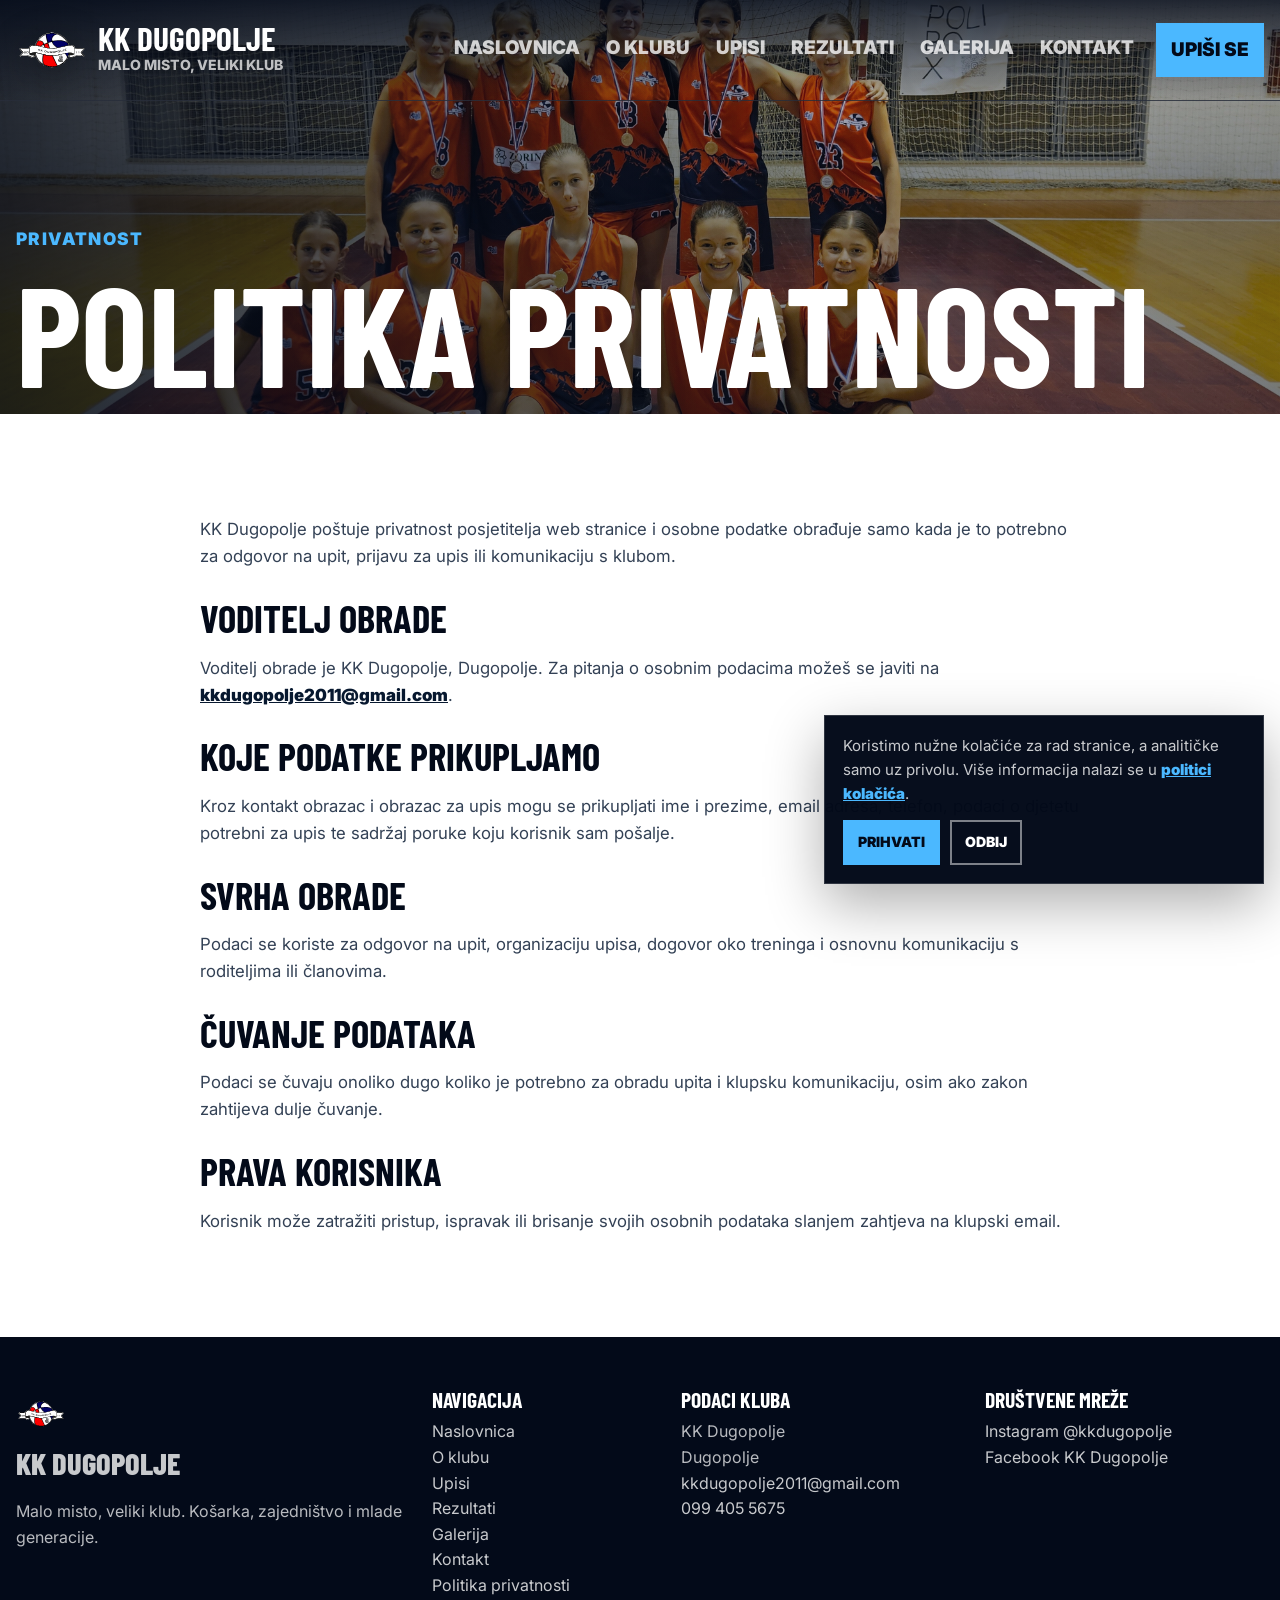
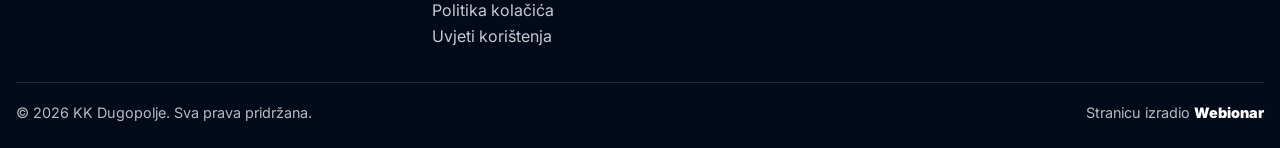
<file: politika-privatnosti.html>
﻿<!doctype html>
<html lang="hr">
  <head>
    <meta charset="utf-8">
    <meta name="viewport" content="width=device-width, initial-scale=1">
    <meta name="description" content="Politika privatnosti KK Dugopolje: obrada osobnih podataka, kontakt obrasci i prava korisnika.">
    <meta name="theme-color" content="#07182f">
    <meta property="og:title" content="Politika privatnosti | KK Dugopolje">
    <meta property="og:description" content="Informacije o obradi osobnih podataka na web stranici KK Dugopolje.">
    <meta property="og:type" content="website">
    <meta property="og:image" content="assets/images/grb.svg">
    <meta property="og:url" content="https://kkdugopolje.hr/politika-privatnosti.html">
    <title>Politika privatnosti | KK Dugopolje</title>
    <link rel="canonical" href="https://kkdugopolje.hr/politika-privatnosti.html">
    <link rel="icon" href="assets/images/grb.svg" type="image/svg+xml">
    <link rel="preconnect" href="https://fonts.googleapis.com">
    <link rel="preconnect" href="https://fonts.gstatic.com" crossorigin>
    <link href="https://fonts.googleapis.com/css2?family=Barlow+Condensed:wght@600;700;800&family=Inter:wght@400;500;700;800;900&display=swap" rel="stylesheet">
    <link rel="stylesheet" href="styles.css?v=weekend-matches-20261013">
    <script src="script.js?v=weekend-matches-20261013" defer></script>
  </head>
  <body>
    <a class="skip-link" href="#main">Preskoči na sadržaj</a>
    <header class="site-header" data-header>
      <a class="brand" href="index.html"><img src="assets/images/grb.svg" alt="" class="brand__crest"><span><strong>KK Dugopolje</strong><small>Malo misto, veliki klub</small></span></a>
      <button class="nav-toggle" type="button" data-nav-toggle aria-expanded="false" aria-controls="site-nav"><span></span><span></span><span></span><span class="sr-only">Otvori navigaciju</span></button>
      <nav class="site-nav" id="site-nav" data-nav aria-label="Glavna navigacija"><a href="index.html">Naslovnica</a><a href="o-klubu.html">O klubu</a><a href="upisi.html">Upisi</a><a href="rezultati.html">Rezultati</a><a href="galerija.html">Galerija</a><a href="kontakt.html">Kontakt</a><a class="nav-cta" href="upisi.html">Upiši se</a></nav>
    </header>
    <div class="nav-backdrop" data-nav-backdrop hidden></div>

    <main id="main">
      <section class="page-hero legal-hero">
        <img src="assets/images/KK DG2.png" alt="KK Dugopolje">
        <div class="container page-hero__content reveal"><p class="eyebrow">Privatnost</p><h1>Politika privatnosti</h1></div>
      </section>
      <section class="section">
        <div class="container legal-content reveal">
          <p>KK Dugopolje poštuje privatnost posjetitelja web stranice i osobne podatke obrađuje samo kada je to potrebno za odgovor na upit, prijavu za upis ili komunikaciju s klubom.</p>
          <h2>Voditelj obrade</h2>
          <p>Voditelj obrade je KK Dugopolje, Dugopolje. Za pitanja o osobnim podacima možeš se javiti na <a href="mailto:kkdugopolje2011@gmail.com">kkdugopolje2011@gmail.com</a>.</p>
          <h2>Koje podatke prikupljamo</h2>
          <p>Kroz kontakt obrazac i obrazac za upis mogu se prikupljati ime i prezime, email adresa, telefon, podaci o djetetu potrebni za upis te sadržaj poruke koju korisnik sam pošalje.</p>
          <h2>Svrha obrade</h2>
          <p>Podaci se koriste za odgovor na upit, organizaciju upisa, dogovor oko treninga i osnovnu komunikaciju s roditeljima ili članovima.</p>
          <h2>Čuvanje podataka</h2>
          <p>Podaci se čuvaju onoliko dugo koliko je potrebno za obradu upita i klupsku komunikaciju, osim ako zakon zahtijeva dulje čuvanje.</p>
          <h2>Prava korisnika</h2>
          <p>Korisnik može zatražiti pristup, ispravak ili brisanje svojih osobnih podataka slanjem zahtjeva na klupski email.</p>
        </div>
      </section>
    </main>

    <footer class="site-footer">
      <div class="container footer-grid">
        <div><a class="footer-brand" href="index.html"><img src="assets/images/grb.svg" alt="">KK Dugopolje</a><p>Malo misto, veliki klub. Košarka, zajedništvo i mlade generacije.</p></div>
        <nav aria-label="Footer navigacija"><h2>Navigacija</h2><a href="index.html">Naslovnica</a><a href="o-klubu.html">O klubu</a><a href="upisi.html">Upisi</a><a href="rezultati.html">Rezultati</a><a href="galerija.html">Galerija</a><a href="kontakt.html">Kontakt</a><a href="politika-privatnosti.html">Politika privatnosti</a><a href="politika-kolacica.html">Politika kolačića</a><a href="uvjeti-koristenja.html">Uvjeti korištenja</a></nav>
        <div><h2>Podaci kluba</h2><p>KK Dugopolje</p><p>Dugopolje</p><p><a href="mailto:kkdugopolje2011@gmail.com">kkdugopolje2011@gmail.com</a></p><p><a href="tel:+385994055675">099 405 5675</a></p></div>
        <div><h2>Društvene mreže</h2><p><a href="https://www.instagram.com/kkdugopolje/" target="_blank" rel="noreferrer">Instagram @kkdugopolje</a></p><p><a href="https://www.facebook.com/search/top?q=KK%20Dugopolje" target="_blank" rel="noreferrer">Facebook KK Dugopolje</a></p></div>
      </div>
      <div class="container footer-bottom"><p>&copy; 2026 KK Dugopolje. Sva prava pridržana.</p><p class="footer-credit">Stranicu izradio <a href="https://webionar.hr" target="_blank" rel="noreferrer">Webionar</a></p></div>
    </footer>
  </body>
</html>
</file>
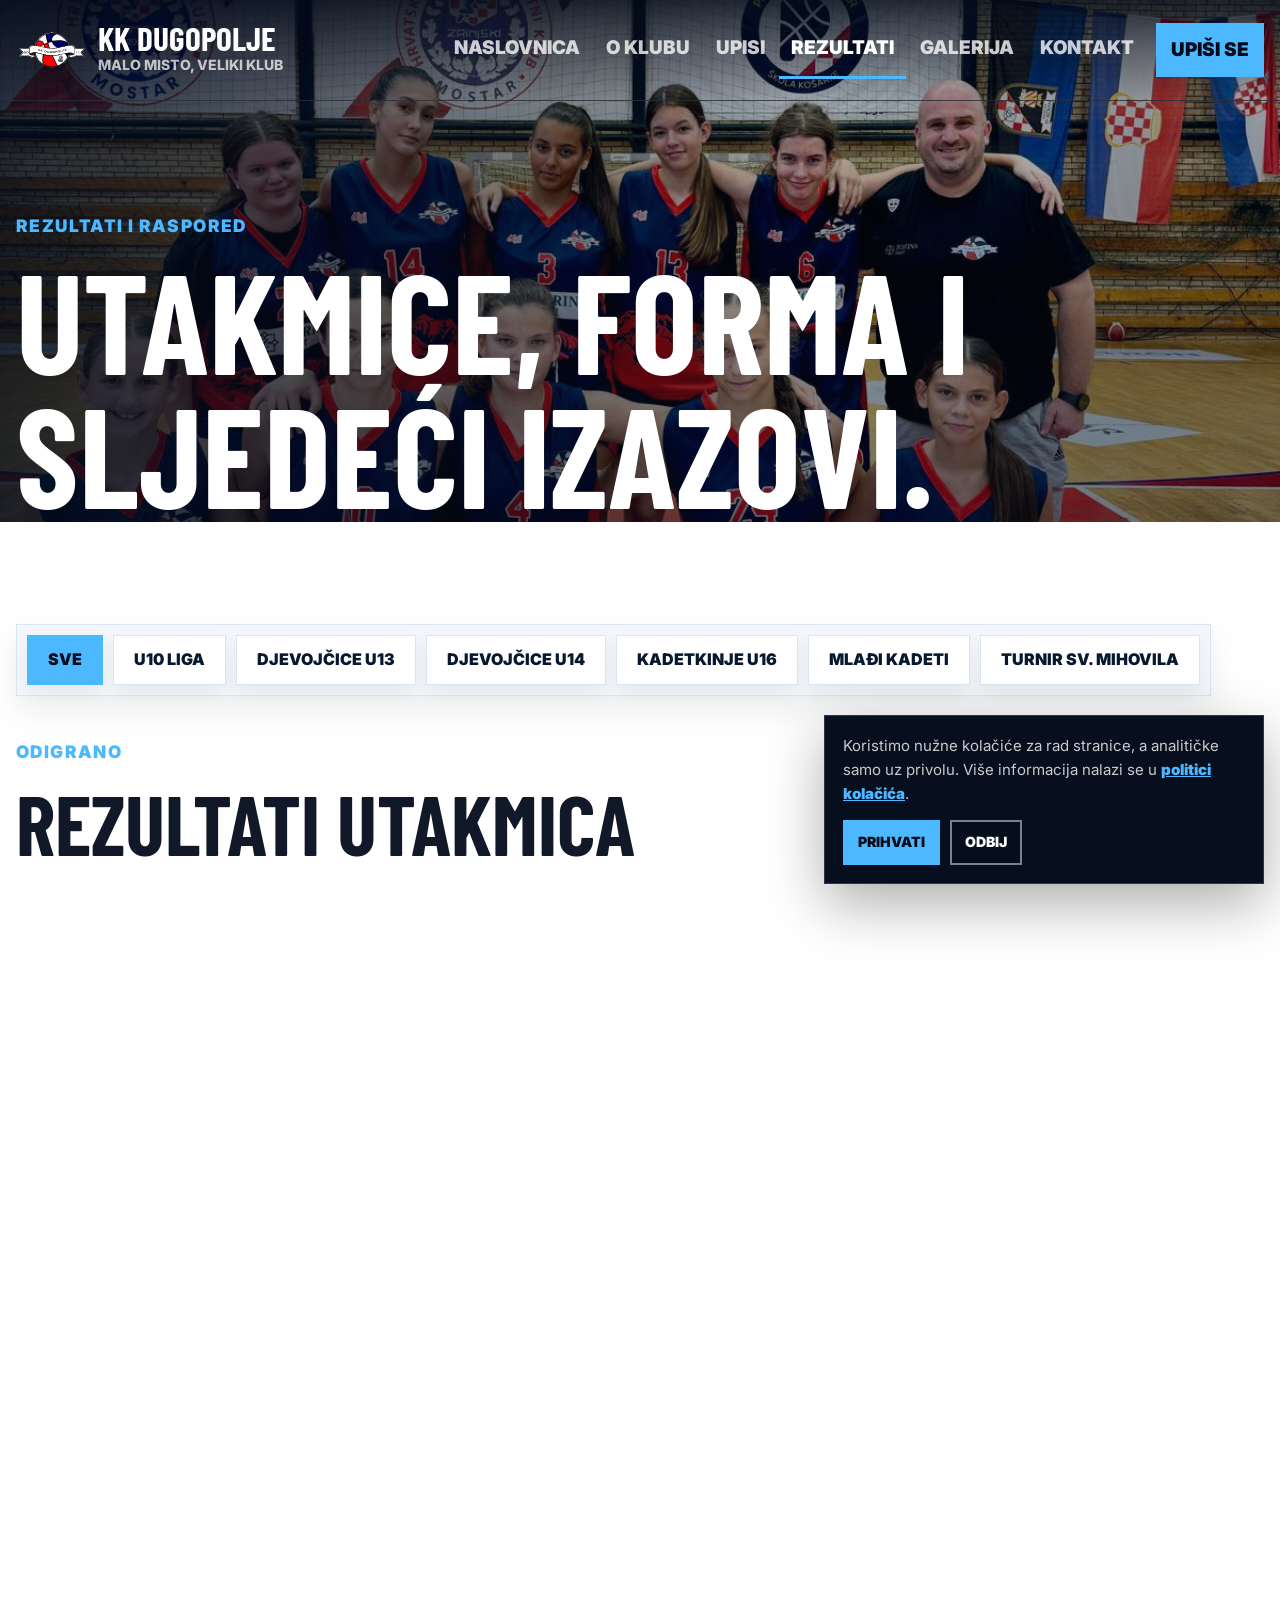
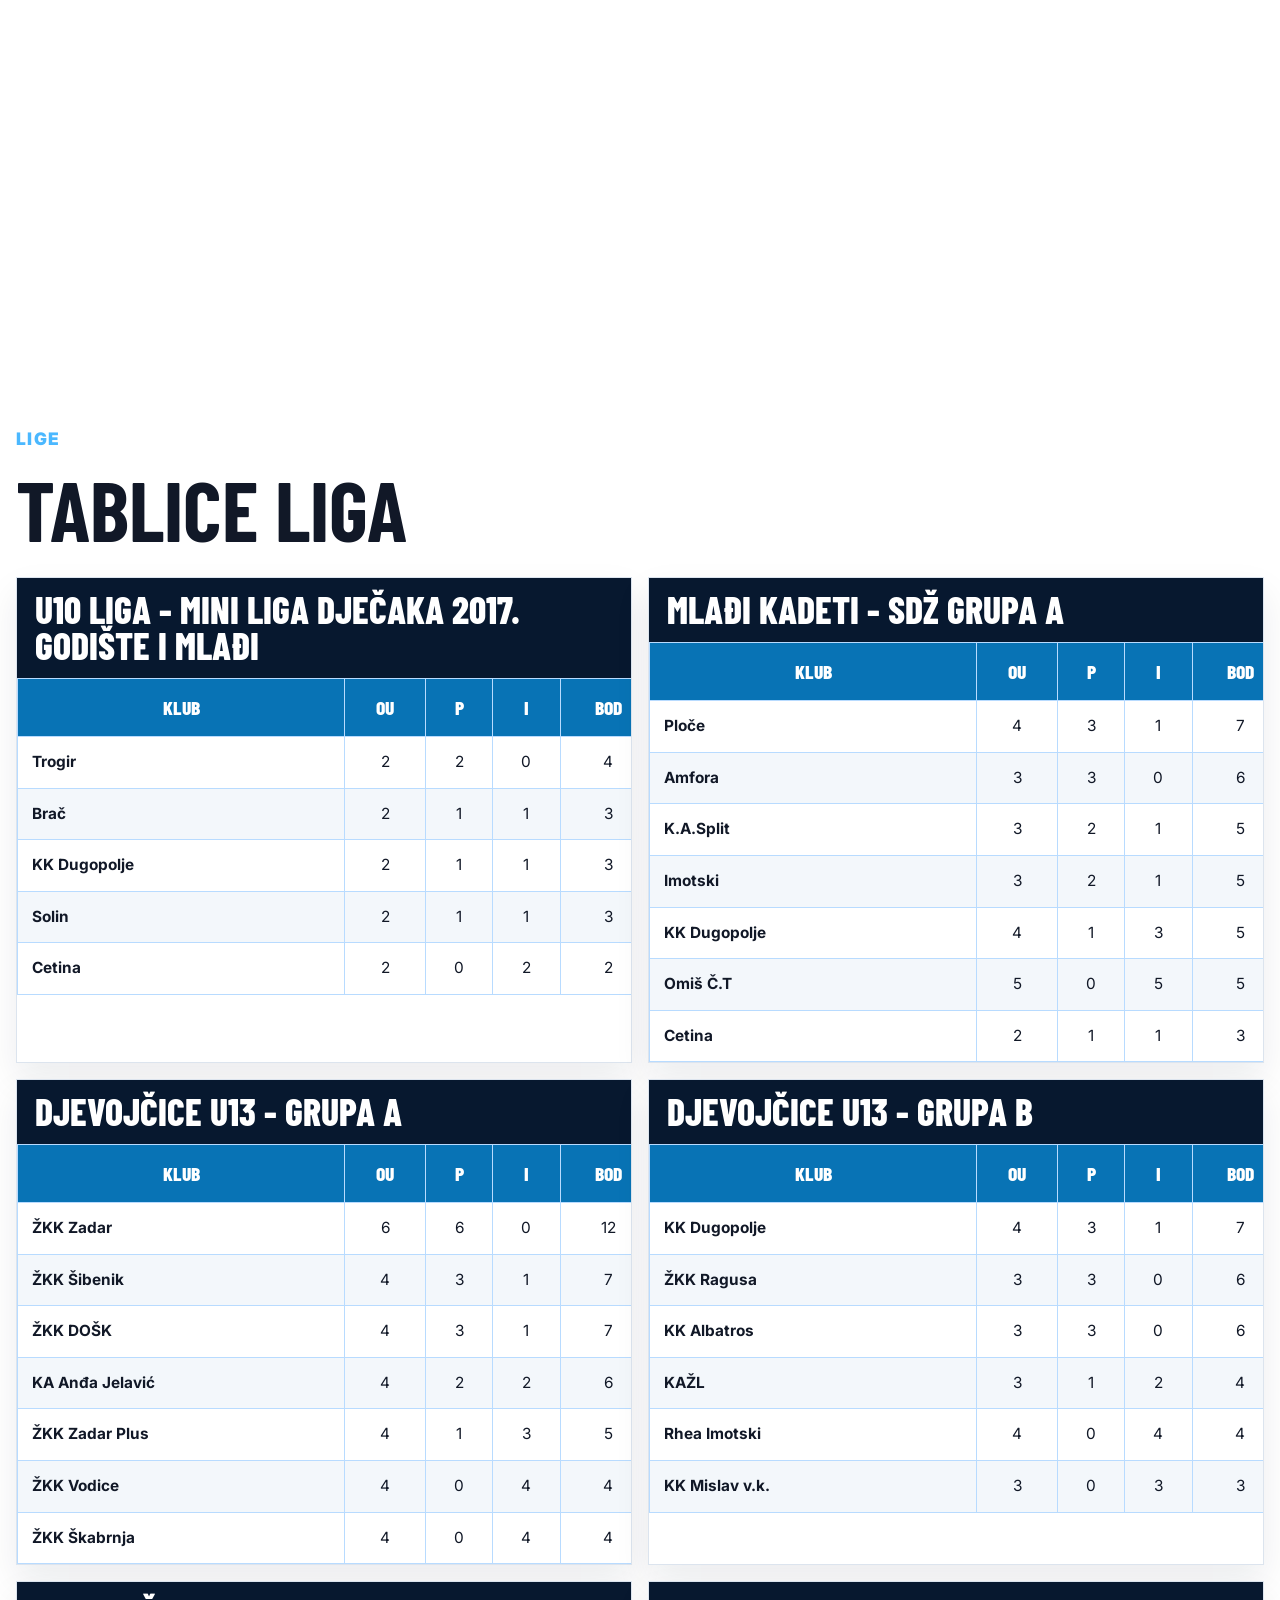
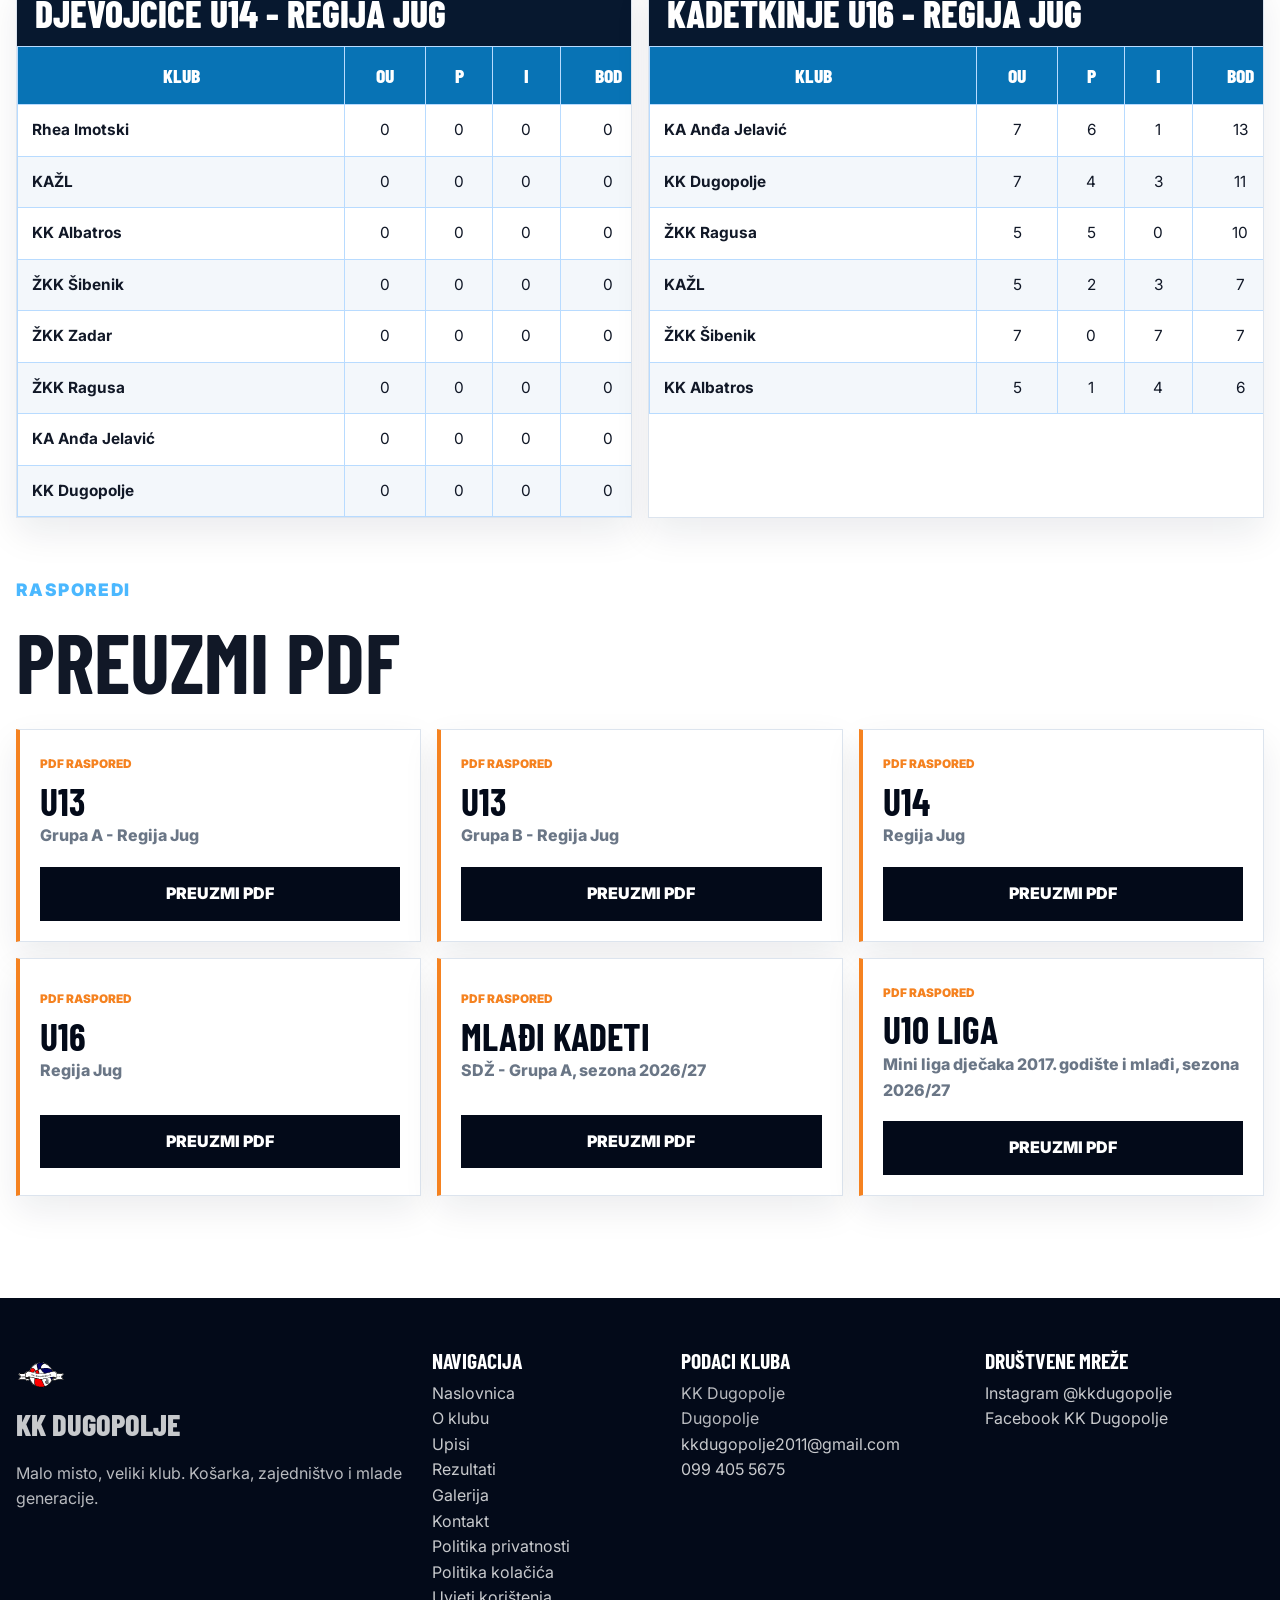
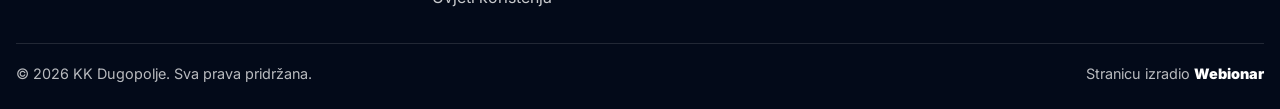
<file: rezultati.html>
﻿<!doctype html>
<html lang="hr">
  <head>
    <meta charset="utf-8">
    <meta name="viewport" content="width=device-width, initial-scale=1">
    <meta name="description" content="Rezultati KK Dugopolje: pregled odigranih utakmica, rezultata i strijelaca po kategorijama.">
    <meta name="theme-color" content="#07182f">
    <meta property="og:title" content="Rezultati | KK Dugopolje">
    <meta property="og:description" content="Pregled utakmica, rezultata i strijelaca KK Dugopolje.">
    <meta property="og:type" content="website">
    <meta property="og:image" content="assets/images/turnir mostar.jpg">
    <meta property="og:url" content="https://kkdugopolje.hr/rezultati.html">
    <link rel="canonical" href="https://kkdugopolje.hr/rezultati.html">
    <title>Rezultati | KK Dugopolje</title>
    <link rel="icon" href="assets/images/grb.svg" type="image/svg+xml">
    <link rel="preconnect" href="https://fonts.googleapis.com">
    <link rel="preconnect" href="https://fonts.gstatic.com" crossorigin>
    <link href="https://fonts.googleapis.com/css2?family=Barlow+Condensed:wght@600;700;800&family=Inter:wght@400;500;700;800;900&display=swap" rel="stylesheet">
    <link rel="stylesheet" href="styles.css?v=kadeti-columns-20261021">
    <script src="script.js?v=u10-20261113" defer></script>
  </head>
  <body>
    <a class="skip-link" href="#main">Preskoči na sadržaj</a>
    <header class="site-header" data-header>
      <a class="brand" href="index.html"><img src="assets/images/grb.svg" alt="" class="brand__crest"><span><strong>KK Dugopolje</strong><small>Malo misto, veliki klub</small></span></a>
      <button class="nav-toggle" type="button" data-nav-toggle aria-expanded="false" aria-controls="site-nav"><span></span><span></span><span></span><span class="sr-only">Otvori navigaciju</span></button>
      <nav class="site-nav" id="site-nav" data-nav aria-label="Glavna navigacija"><a href="index.html">Naslovnica</a><a href="o-klubu.html">O klubu</a><a href="upisi.html">Upisi</a><a href="rezultati.html">Rezultati</a><a href="galerija.html">Galerija</a><a href="kontakt.html">Kontakt</a><a class="nav-cta" href="upisi.html">Upiši se</a></nav>
    </header>
    <div class="nav-backdrop" data-nav-backdrop hidden></div>

    <main id="main">
      <section class="page-hero">
        <img src="assets/images/turnir mostar.jpg" alt="Utakmica KK Dugopolje">
        <div class="container page-hero__content reveal"><p class="eyebrow">Rezultati i raspored</p><h1>Utakmice, forma i sljedeći izazovi.</h1></div>
      </section>

      <section class="section">
        <div class="container">
          <div class="toolbar reveal" aria-label="Filter kategorija">
            <button class="filter-button active" type="button" data-match-filter="sve">Sve</button>
            <button class="filter-button" type="button" data-match-filter="u10">U10 liga</button>
            <button class="filter-button" type="button" data-match-filter="djevojcice-u13-sve">Djevojčice U13</button>
            <button class="filter-button" type="button" data-match-filter="djevojcice-u14">Djevojčice U14</button>
            <button class="filter-button" type="button" data-match-filter="kadetkinje">Kadetkinje U16</button>
            <button class="filter-button" type="button" data-match-filter="mladji-kadeti">MLAĐI KADETI</button>
            <button class="filter-button" type="button" data-match-filter="turnir-sv-mihovila">Turnir Sv. Mihovila</button>
          </div>

          <div class="section-kicker reveal">
            <p class="eyebrow">Odigrano</p>
            <h2>Rezultati utakmica</h2>
          </div>

          <div class="match-table-wrap reveal" role="region" aria-label="Rezultati utakmica KK Dugopolje" tabindex="0">
            <table class="match-table">
              <caption>Rezultati</caption>
              <thead>
                <tr>
                  <th scope="col">Datum</th>
                  <th scope="col">Kategorija</th>
                  <th scope="col" data-match-round-header>Kolo</th>
                  <th scope="col">Domaćin</th>
                  <th scope="col">Gost</th>
                  <th scope="col">Rezultat</th>
                  <th scope="col">STRIJELCI</th>
                </tr>
              </thead>
              <tbody data-match-list>
                <tr data-match-row data-category="kadetkinje">
                  <td><time datetime="2026-09-26">26.09.2026.</time></td>
                  <td><span class="match-label">Kadetkinje U16</span></td>
                  <td>1. kolo</td>
                  <th scope="row">KK Albatros</th>
                  <td>KA Anđa Jelavić</td>
                  <td><strong class="table-score">-</strong></td>
                  <td>-</td>
                </tr>
                <tr data-match-row data-category="kadetkinje">
                  <td><time datetime="2026-09-26">26.09.2026.</time></td>
                  <td><span class="match-label">Kadetkinje U16</span></td>
                  <td>1. kolo</td>
                  <th scope="row">ŽKK Ragusa</th>
                  <td>KAŽL</td>
                  <td><strong class="table-score">-</strong></td>
                  <td>-</td>
                </tr>
                <tr data-match-row data-category="kadetkinje">
                  <td><time datetime="2026-09-26">26.09.2026.</time></td>
                  <td><span class="match-label">Kadetkinje U16</span></td>
                  <td>1. kolo</td>
                  <th scope="row">ŽKK Šibenik</th>
                  <td>KK Dugopolje</td>
                  <td><strong class="table-score">-</strong></td>
                  <td>-</td>
                </tr>
                <tr class="match-empty-row" data-empty-match hidden>
                  <td colspan="7">Rezultati za odabranu kategoriju bit će dodani nakon unosa u CMS.</td>
                </tr>
              </tbody>
            </table>
          </div>

          <div class="section-kicker section-kicker--spaced reveal" data-league-section>
            <p class="eyebrow">Lige</p>
            <h2>Tablice liga</h2>
          </div>

          <div class="league-table-grid" data-league-section>
            <div class="standings-table-wrap reveal" data-category="u10">
              <table class="standings-table">
                <caption>U10 liga - Mini liga dječaka 2017. godište i mlađi</caption>
                <thead>
                  <tr><th scope="col">Klub</th><th scope="col">OU</th><th scope="col">P</th><th scope="col">I</th><th scope="col">Bod</th></tr>
                </thead>
                <tbody data-standings-list>
                  <tr><th scope="row">Trogir</th><td>0</td><td>0</td><td>0</td><td>0</td></tr>
                  <tr><th scope="row">Brač</th><td>0</td><td>0</td><td>0</td><td>0</td></tr>
                  <tr><th scope="row">KK Dugopolje</th><td>0</td><td>0</td><td>0</td><td>0</td></tr>
                  <tr><th scope="row">Cetina</th><td>0</td><td>0</td><td>0</td><td>0</td></tr>
                  <tr><th scope="row">Solin</th><td>0</td><td>0</td><td>0</td><td>0</td></tr>
                </tbody>
              </table>
            </div>
            <div class="standings-table-wrap reveal" data-category="mladji-kadeti">
              <table class="standings-table">
                <caption>MLAĐI KADETI - SDŽ Grupa A</caption>
                <thead>
                  <tr><th scope="col">Klub</th><th scope="col">OU</th><th scope="col">P</th><th scope="col">I</th><th scope="col">Bod</th></tr>
                </thead>
                <tbody data-standings-list>
                  <tr><th scope="row">Amfora</th><td>0</td><td>0</td><td>0</td><td>0</td></tr>
                  <tr><th scope="row">Cetina</th><td>0</td><td>0</td><td>0</td><td>0</td></tr>
                  <tr><th scope="row">K.A.Split</th><td>0</td><td>0</td><td>0</td><td>0</td></tr>
                  <tr><th scope="row">Omiš Č.T</th><td>0</td><td>0</td><td>0</td><td>0</td></tr>
                  <tr><th scope="row">Imotski</th><td>0</td><td>0</td><td>0</td><td>0</td></tr>
                  <tr><th scope="row">Ploče</th><td>0</td><td>0</td><td>0</td><td>0</td></tr>
                  <tr><th scope="row">KK Dugopolje</th><td>0</td><td>0</td><td>0</td><td>0</td></tr>
                </tbody>
              </table>
            </div>
            <div class="standings-table-wrap reveal" data-category="djevojcice-u13-grupa-a">
              <table class="standings-table">
                <caption>Djevojčice U13 - Grupa A</caption>
                <thead>
                  <tr><th scope="col">Klub</th><th scope="col">OU</th><th scope="col">P</th><th scope="col">I</th><th scope="col">Bod</th></tr>
                </thead>
                <tbody data-standings-list>
                  <tr><th scope="row">ŽKK Šibenik</th><td>0</td><td>0</td><td>0</td><td>0</td></tr>
                  <tr><th scope="row">ŽKK Vodice</th><td>0</td><td>0</td><td>0</td><td>0</td></tr>
                  <tr><th scope="row">ŽKK Zadar Plus</th><td>0</td><td>0</td><td>0</td><td>0</td></tr>
                  <tr><th scope="row">KA Anđa Jelavić</th><td>0</td><td>0</td><td>0</td><td>0</td></tr>
                  <tr><th scope="row">ŽKK Zadar</th><td>0</td><td>0</td><td>0</td><td>0</td></tr>
                  <tr><th scope="row">ŽKK DOŠK</th><td>0</td><td>0</td><td>0</td><td>0</td></tr>
                  <tr><th scope="row">ŽKK Škabrnja</th><td>0</td><td>0</td><td>0</td><td>0</td></tr>
                </tbody>
              </table>
            </div>
            <div class="standings-table-wrap reveal" data-category="djevojcice-u13">
              <table class="standings-table">
                <caption>Djevojčice U13 - Grupa B</caption>
                <thead>
                  <tr><th scope="col">Klub</th><th scope="col">OU</th><th scope="col">P</th><th scope="col">I</th><th scope="col">Bod</th></tr>
                </thead>
                <tbody data-standings-list>
                  <tr><th scope="row">KK Dugopolje</th><td>0</td><td>0</td><td>0</td><td>0</td></tr>
                  <tr><th scope="row">ŽKK Ragusa</th><td>0</td><td>0</td><td>0</td><td>0</td></tr>
                  <tr><th scope="row">KAŽL</th><td>0</td><td>0</td><td>0</td><td>0</td></tr>
                  <tr><th scope="row">KK Mislav v.k.</th><td>0</td><td>0</td><td>0</td><td>0</td></tr>
                  <tr><th scope="row">Rhea Imotski</th><td>0</td><td>0</td><td>0</td><td>0</td></tr>
                  <tr><th scope="row">KK Albatros</th><td>0</td><td>0</td><td>0</td><td>0</td></tr>
                </tbody>
              </table>
            </div>
            <div class="standings-table-wrap reveal" data-category="djevojcice-u14">
              <table class="standings-table">
                <caption>Djevojčice U14 - Regija Jug</caption>
                <thead>
                  <tr><th scope="col">Klub</th><th scope="col">OU</th><th scope="col">P</th><th scope="col">I</th><th scope="col">Bod</th></tr>
                </thead>
                <tbody data-standings-list>
                  <tr><th scope="row">Rhea Imotski</th><td>0</td><td>0</td><td>0</td><td>0</td></tr>
                  <tr><th scope="row">KAŽL</th><td>0</td><td>0</td><td>0</td><td>0</td></tr>
                  <tr><th scope="row">KK Albatros</th><td>0</td><td>0</td><td>0</td><td>0</td></tr>
                  <tr><th scope="row">ŽKK Šibenik</th><td>0</td><td>0</td><td>0</td><td>0</td></tr>
                  <tr><th scope="row">ŽKK Zadar</th><td>0</td><td>0</td><td>0</td><td>0</td></tr>
                  <tr><th scope="row">ŽKK Ragusa</th><td>0</td><td>0</td><td>0</td><td>0</td></tr>
                  <tr><th scope="row">KA Anđa Jelavić</th><td>0</td><td>0</td><td>0</td><td>0</td></tr>
                  <tr><th scope="row">KK Dugopolje</th><td>0</td><td>0</td><td>0</td><td>0</td></tr>
                </tbody>
              </table>
            </div>
            <div class="standings-table-wrap reveal" data-category="kadetkinje">
              <table class="standings-table">
                <caption>Kadetkinje U16 - Regija Jug</caption>
                <thead>
                  <tr><th scope="col">Klub</th><th scope="col">OU</th><th scope="col">P</th><th scope="col">I</th><th scope="col">Bod</th></tr>
                </thead>
                <tbody data-standings-list>
                  <tr><th scope="row">KK Dugopolje</th><td>0</td><td>0</td><td>0</td><td>0</td></tr>
                  <tr><th scope="row">KK Albatros</th><td>0</td><td>0</td><td>0</td><td>0</td></tr>
                  <tr><th scope="row">KA Anđa Jelavić</th><td>0</td><td>0</td><td>0</td><td>0</td></tr>
                  <tr><th scope="row">ŽKK Ragusa</th><td>0</td><td>0</td><td>0</td><td>0</td></tr>
                  <tr><th scope="row">KAŽL</th><td>0</td><td>0</td><td>0</td><td>0</td></tr>
                  <tr><th scope="row">ŽKK Šibenik</th><td>0</td><td>0</td><td>0</td><td>0</td></tr>
                </tbody>
              </table>
            </div>
          </div>

          <div class="section-kicker section-kicker--spaced reveal" data-download-section>
            <p class="eyebrow">Rasporedi</p>
            <h2>Preuzmi PDF</h2>
          </div>

          <div class="download-grid" data-download-list data-download-section>
            <article class="download-card reveal" data-category="u10">
              <div>
                <span class="tag">PDF raspored</span>
                <h3>U10 liga</h3>
                <p>Mini liga dječaka 2017. godište i mlađi, sezona 2026/27</p>
              </div>
              <a class="btn btn--dark" href="assets/U10%20LIGA.pdf" download>Preuzmi PDF</a>
            </article>
            <article class="download-card reveal" data-category="mladji-kadeti">
              <div>
                <span class="tag">PDF raspored</span>
                <h3>MLAĐI KADETI</h3>
                <p>SDŽ - Grupa A, sezona 2026/27</p>
              </div>
              <a class="btn btn--dark" href="assets/RASPORED%20MLA%C4%90IH%20KADETA%20SD%C5%BD%20GRUPA-A.pdf" download>Preuzmi PDF</a>
            </article>
            <article class="download-card reveal" data-category="djevojcice-u13-grupa-a">
              <div>
                <span class="tag">PDF raspored</span>
                <h3>U13</h3>
                <p>Grupa A - Regija Jug</p>
              </div>
              <a class="btn btn--dark" href="assets/RASPORED%20U13%20(Grupa%20A%20-%20NOVI).pdf" download>Preuzmi PDF</a>
            </article>
            <article class="download-card reveal" data-category="djevojcice-u13">
              <div>
                <span class="tag">PDF raspored</span>
                <h3>U13</h3>
                <p>Grupa B - Regija Jug</p>
              </div>
              <a class="btn btn--dark" href="assets/U13%20-%20Grupa%20B%20(NOVI).pdf" download>Preuzmi PDF</a>
            </article>
            <article class="download-card reveal" data-category="djevojcice-u14">
              <div>
                <span class="tag">PDF raspored</span>
                <h3>U14</h3>
                <p>Regija Jug</p>
              </div>
              <a class="btn btn--dark" href="assets/RASPORED%20U14%20(Regija%20Jug).pdf" download>Preuzmi PDF</a>
            </article>
            <article class="download-card reveal" data-category="kadetkinje">
              <div>
                <span class="tag">PDF raspored</span>
                <h3>U16</h3>
                <p>Regija Jug</p>
              </div>
              <a class="btn btn--dark" href="assets/RASPORED%20U16%20NOVI%20(Regija%20Jug).pdf" download>Preuzmi PDF</a>
            </article>
          </div>
        </div>
      </section>
    </main>

    <footer class="site-footer">
      <div class="container footer-grid">
        <div><a class="footer-brand" href="index.html"><img src="assets/images/grb.svg" alt="">KK Dugopolje</a><p>Malo misto, veliki klub. Košarka, zajedništvo i mlade generacije.</p></div>
        <nav aria-label="Footer navigacija"><h2>Navigacija</h2><a href="index.html">Naslovnica</a><a href="o-klubu.html">O klubu</a><a href="upisi.html">Upisi</a><a href="rezultati.html">Rezultati</a><a href="galerija.html">Galerija</a><a href="kontakt.html">Kontakt</a><a href="politika-privatnosti.html">Politika privatnosti</a><a href="politika-kolacica.html">Politika kolačića</a><a href="uvjeti-koristenja.html">Uvjeti korištenja</a></nav>
        <div><h2>Podaci kluba</h2><p>KK Dugopolje</p><p>Dugopolje</p><p><a href="mailto:kkdugopolje2011@gmail.com">kkdugopolje2011@gmail.com</a></p><p><a href="tel:+385994055675">099 405 5675</a></p></div>
        <div><h2>Društvene mreže</h2><p><a href="https://www.instagram.com/kkdugopolje/" target="_blank" rel="noreferrer">Instagram @kkdugopolje</a></p><p><a href="https://www.facebook.com/search/top?q=KK%20Dugopolje" target="_blank" rel="noreferrer">Facebook KK Dugopolje</a></p></div>
      </div>
      <div class="container footer-bottom"><p>&copy; 2026 KK Dugopolje. Sva prava pridržana.</p><p class="footer-credit">Stranicu izradio <a href="https://webionar.hr" target="_blank" rel="noreferrer">Webionar</a></p></div>
    </footer>
  </body>
</html>
</file>
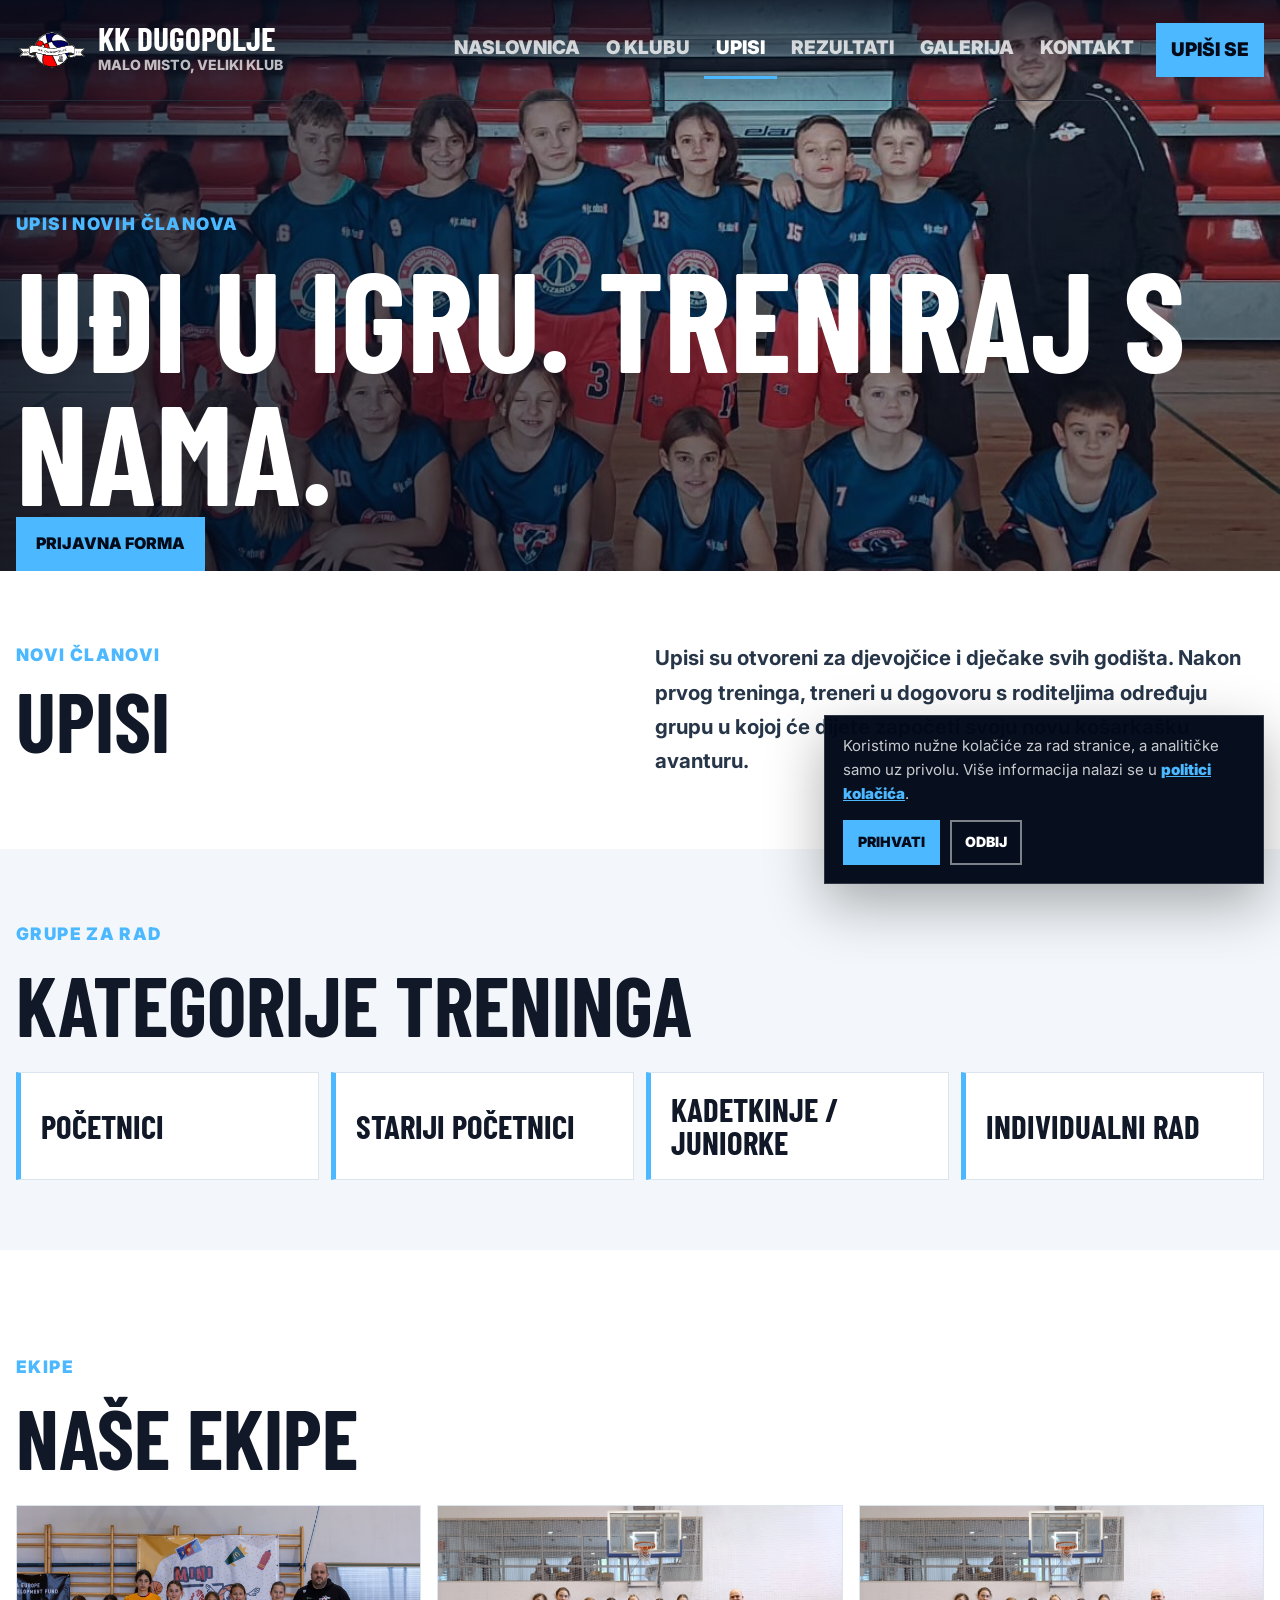
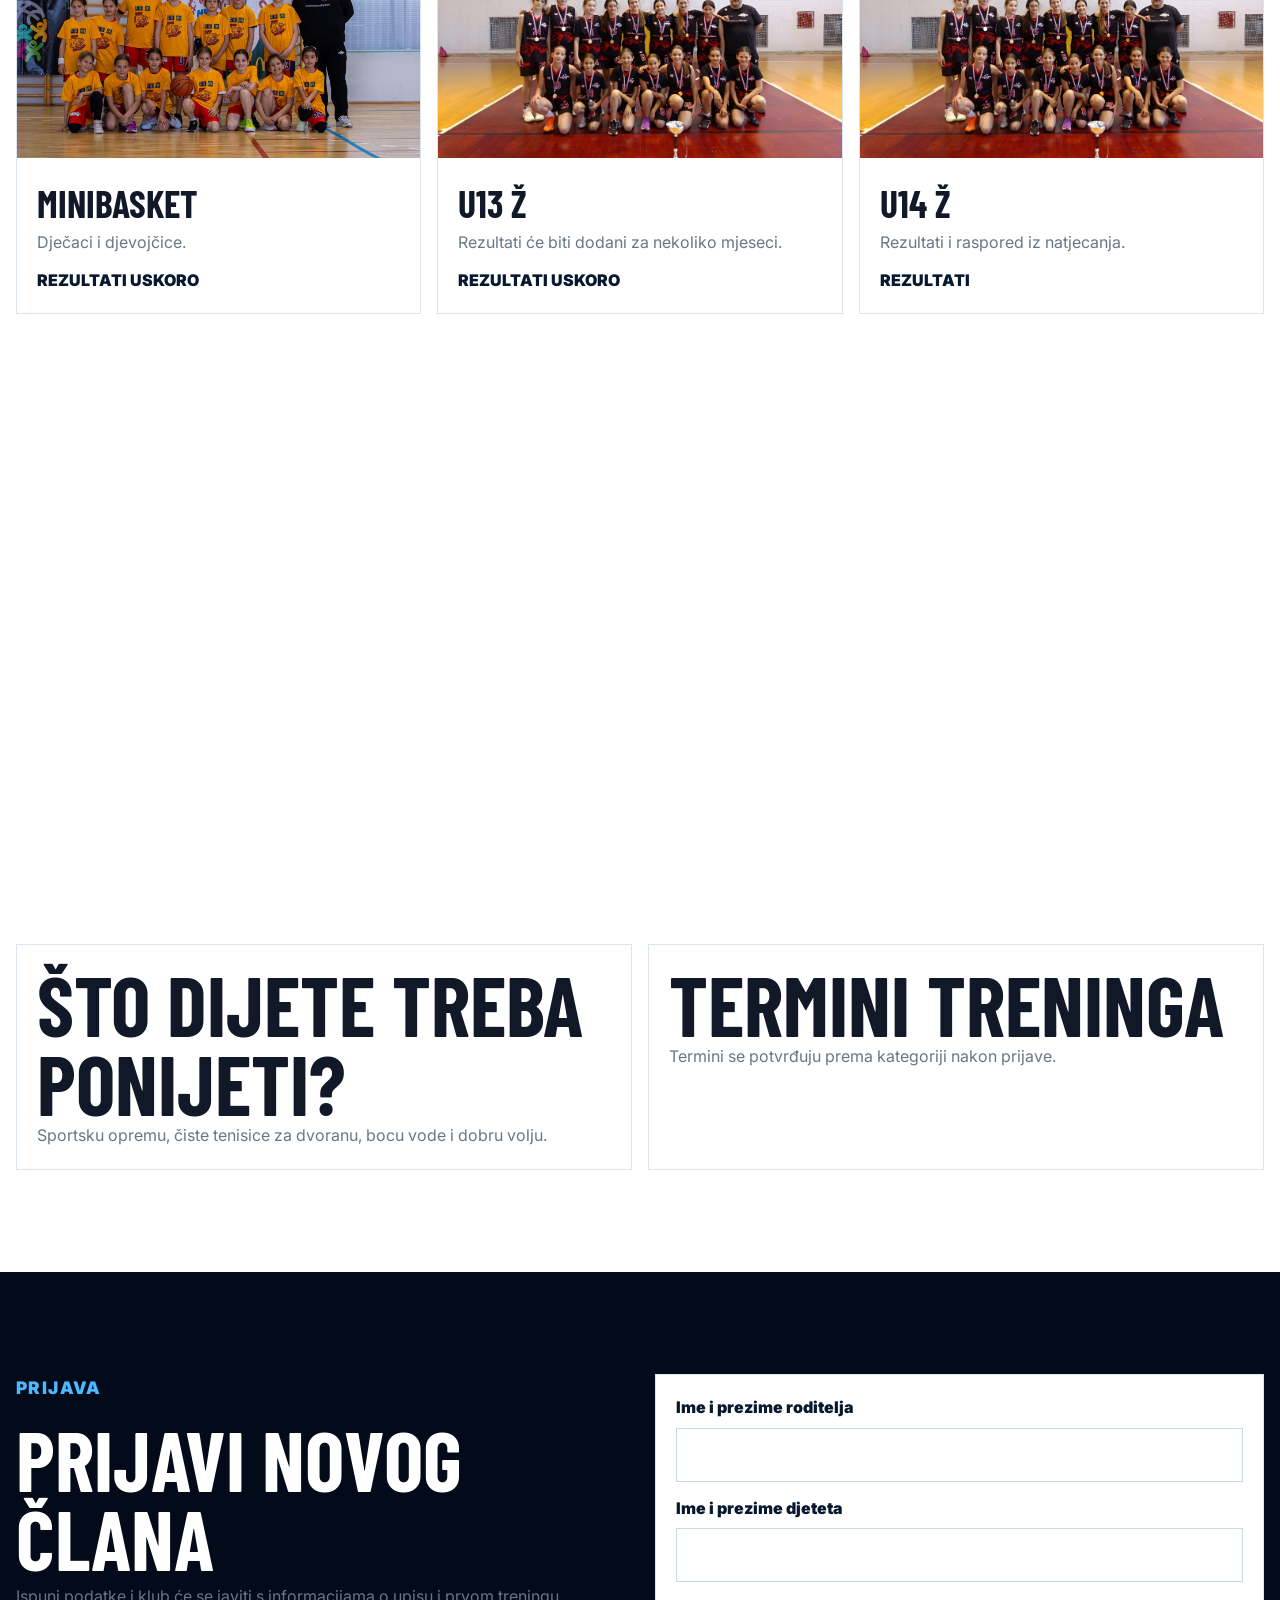
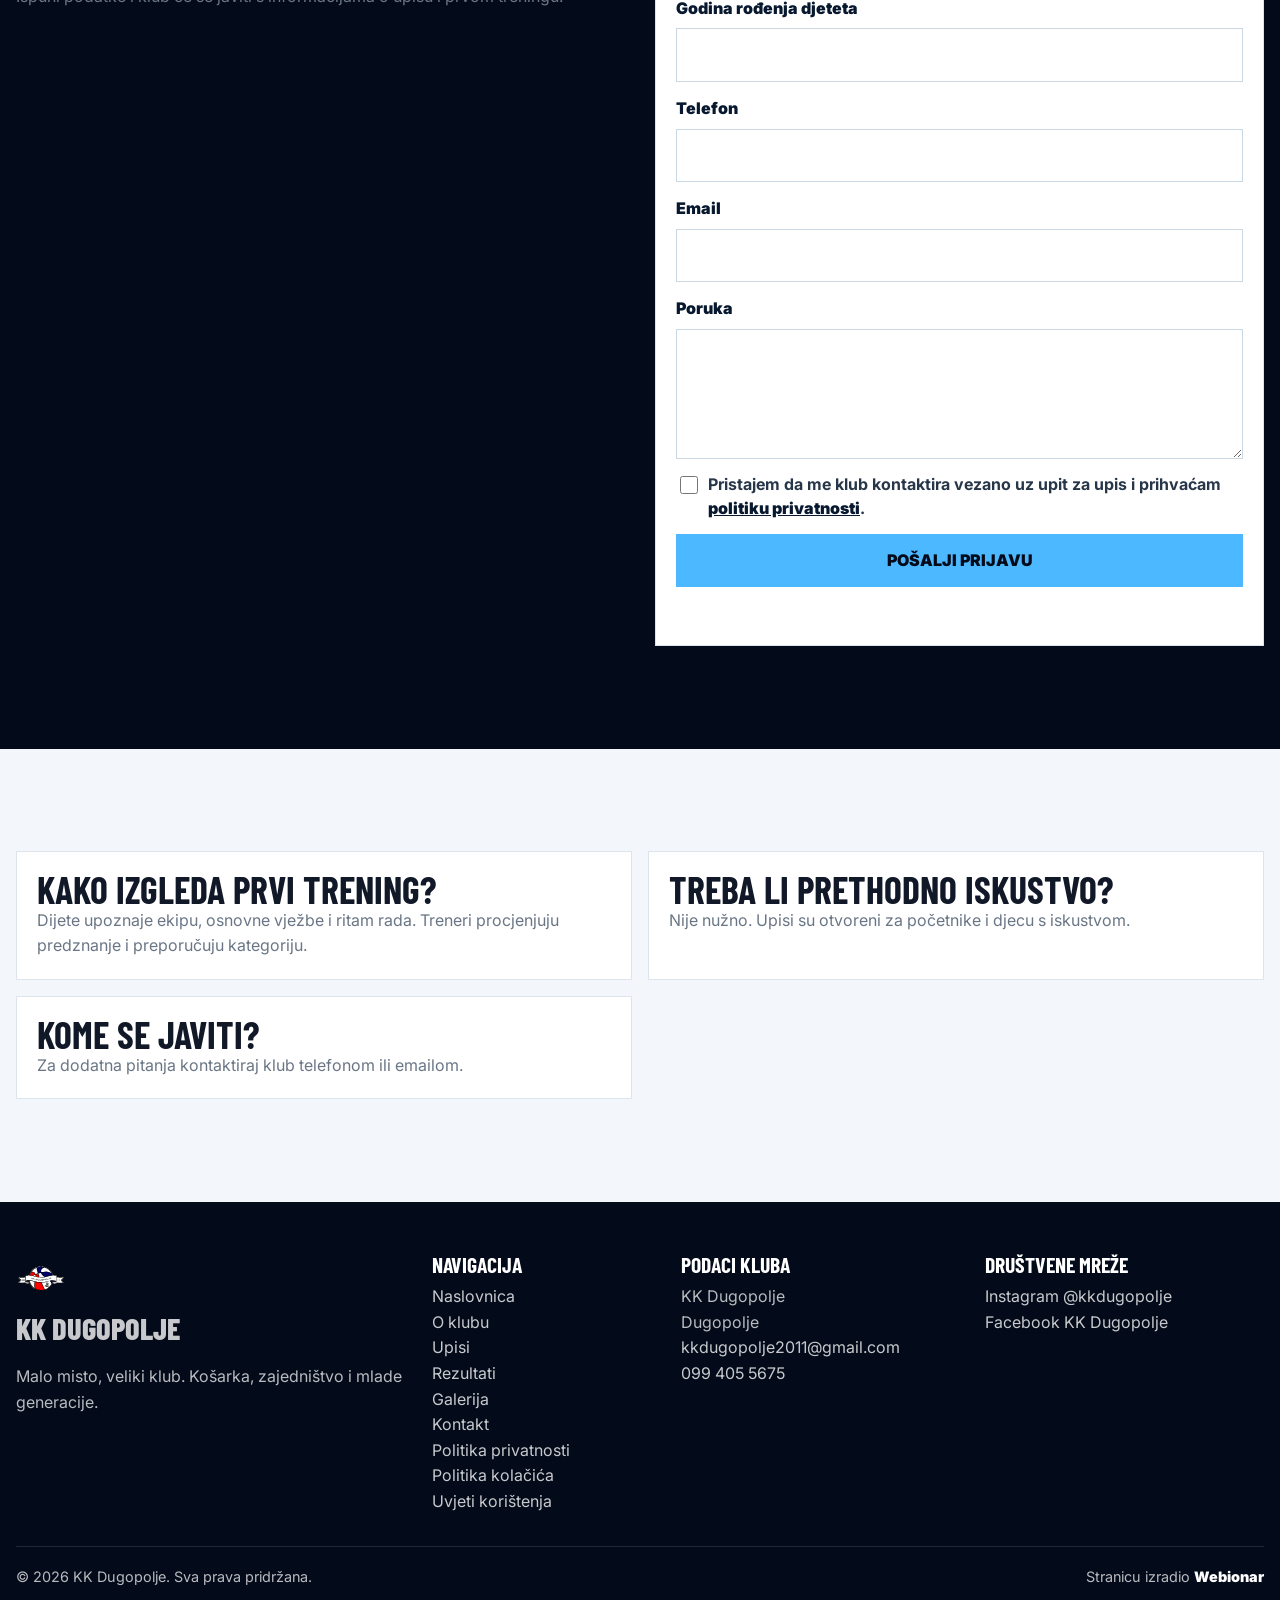
<file: upisi.html>
﻿<!doctype html>
<html lang="hr">
  <head>
    <meta charset="utf-8">
    <meta name="viewport" content="width=device-width, initial-scale=1">
    <meta name="description" content="Upisi u KK Dugopolje: informacije za roditelje, kategorije, prvi trening i prijavna forma.">
    <meta name="theme-color" content="#07182f">
    <meta property="og:title" content="Upisi | KK Dugopolje">
    <meta property="og:description" content="Prijavi dijete u KK Dugopolje i upoznaj klub kroz prvi trening.">
    <meta property="og:type" content="website">
    <meta property="og:image" content="assets/images/JUNIOR NBA.jpg">
    <meta property="og:url" content="https://kkdugopolje.hr/upisi.html">
    <link rel="canonical" href="https://kkdugopolje.hr/upisi.html">
    <title>Upisi | KK Dugopolje</title>
    <link rel="icon" href="assets/images/grb.svg" type="image/svg+xml">
    <link rel="preconnect" href="https://fonts.googleapis.com">
    <link rel="preconnect" href="https://fonts.gstatic.com" crossorigin>
    <link href="https://fonts.googleapis.com/css2?family=Barlow+Condensed:wght@600;700;800&family=Inter:wght@400;500;700;800;900&display=swap" rel="stylesheet">
    <link rel="stylesheet" href="styles.css?v=weekend-matches-20261013">
    <script src="script.js?v=weekend-matches-20261013" defer></script>
  </head>
  <body>
    <a class="skip-link" href="#main">Preskoči na sadržaj</a>
    <header class="site-header" data-header>
      <a class="brand" href="index.html"><img src="assets/images/grb.svg" alt="" class="brand__crest"><span><strong>KK Dugopolje</strong><small>Malo misto, veliki klub</small></span></a>
      <button class="nav-toggle" type="button" data-nav-toggle aria-expanded="false" aria-controls="site-nav"><span></span><span></span><span></span><span class="sr-only">Otvori navigaciju</span></button>
      <nav class="site-nav" id="site-nav" data-nav aria-label="Glavna navigacija"><a href="index.html">Naslovnica</a><a href="o-klubu.html">O klubu</a><a href="upisi.html">Upisi</a><a href="rezultati.html">Rezultati</a><a href="galerija.html">Galerija</a><a href="kontakt.html">Kontakt</a><a class="nav-cta" href="upisi.html">Upiši se</a></nav>
    </header>
    <div class="nav-backdrop" data-nav-backdrop hidden></div>

    <main id="main">
      <section class="page-hero">
        <img src="assets/images/JUNIOR NBA.jpg" alt="Djeca na košarkaškom programu KK Dugopolje">
        <div class="container page-hero__content reveal"><p class="eyebrow">Upisi novih članova</p><h1>Uđi u igru. Treniraj s nama.</h1><a class="btn btn--primary" href="#prijava">Prijavna forma</a></div>
      </section>

      <section class="section section--compact">
        <div class="container split-feature">
          <div class="reveal"><p class="eyebrow">Novi članovi</p><h2>Upisi</h2></div>
          <div class="rich-text reveal"><p class="lead-copy">Upisi su otvoreni za djevojčice i dječake svih godišta. Nakon prvog treninga, treneri u dogovoru s roditeljima određuju grupu u kojoj će dijete započeti svoju novu košarkašku avanturu.</p></div>
        </div>
      </section>

      <section class="section section--soft section--compact">
        <div class="container">
          <div class="section-kicker reveal"><p class="eyebrow">Grupe za rad</p><h2>Kategorije treninga</h2></div>
          <div class="category-grid category-grid--compact training-category-grid">
            <article class="info-panel training-category reveal"><h3>Početnici</h3></article>
            <article class="info-panel training-category reveal"><h3>Stariji početnici</h3></article>
            <article class="info-panel training-category reveal"><h3>Kadetkinje / juniorke</h3></article>
            <article class="info-panel training-category reveal"><h3>Individualni rad</h3></article>
          </div>
        </div>
      </section>

      <section class="section" aria-labelledby="teams-title">
        <div class="container">
          <div class="section-kicker reveal">
            <p class="eyebrow">Ekipe</p>
            <h2 id="teams-title">Naše ekipe</h2>
          </div>
          <div class="team-grid">
            <!-- MINI BASKET -->
            <article class="team-card reveal">
              <img src="assets/images/nase_ekipe_1.jpeg" alt="Minibasket ekipa KK Dugopolje" loading="lazy">
              <div><h3>Minibasket</h3><p>Dječaci i djevojčice.</p><a href="rezultati.html">Rezultati uskoro</a></div>
            </article>
            <!-- U13 Ž LIGA -->
            <article class="team-card reveal">
              <img src="assets/images/nase_ekipe_3.jpeg" alt="U13 ženska ekipa KK Dugopolje" loading="lazy">
              <div><h3>U13 Ž</h3><p>Rezultati će biti dodani za nekoliko mjeseci.</p><a href="rezultati.html">Rezultati uskoro</a></div>
            </article>
            <!-- U14 Ž LIGA -->
            <article class="team-card reveal">
              <img src="assets/images/nase_ekipe_3.jpeg" alt="U14 ženska ekipa KK Dugopolje" loading="lazy">
              <div><h3>U14 Ž</h3><p>Rezultati i raspored iz natjecanja.</p><a href="rezultati.html">Rezultati</a></div>
            </article>
            <!-- KADETKINJE U16 LIGA -->
            <article class="team-card reveal">
              <img src="assets/images/nase_ekipe_4.jpg" alt="Kadetkinje U16 ekipa KK Dugopolje" loading="lazy">
              <div><h3>Kadetkinje U16</h3><p>Rezultati i raspored iz natjecanja.</p><a href="rezultati.html">Rezultati</a></div>
            </article>
            <!-- DRUGA ŽENSKA LIGA -->
            <article class="team-card team-card--logo reveal">
              <img src="assets/images/grb bez pozadine.png" alt="Logo KK Dugopolje" loading="lazy">
              <div><h3>Druga ženska liga</h3><p>Rezultati i raspored iz natjecanja.</p><a href="rezultati.html">Rezultati</a></div>
            </article>
          </div>
        </div>
      </section>

      <section class="section">
        <div class="container two-card-grid">
          <article class="info-panel reveal"><h2>Što dijete treba ponijeti?</h2><p>Sportsku opremu, čiste tenisice za dvoranu, bocu vode i dobru volju.</p></article>
          <article class="info-panel reveal"><h2>Termini treninga</h2><p>Termini se potvrđuju prema kategoriji nakon prijave.</p></article>
        </div>
      </section>

      <section class="section form-section" id="prijava">
        <div class="container form-layout">
          <div class="section-kicker reveal"><p class="eyebrow">Prijava</p><h2>Prijavi novog člana</h2><p>Ispuni podatke i klub će se javiti s informacijama o upisu i prvom treningu.</p></div>
          <form class="site-form reveal" data-form="registration" action="kk-dugopolje-form.php" method="post" novalidate>
            <input type="hidden" name="formType" value="registration">
            <label class="form-hp" for="registrationWebsite">Web stranica<input id="registrationWebsite" name="website" type="text" tabindex="-1" autocomplete="off"></label>
            <label for="parentName">Ime i prezime roditelja<input id="parentName" name="parentName" type="text" autocomplete="name" required minlength="2"></label>
            <label for="childName">Ime i prezime djeteta<input id="childName" name="childName" type="text" required minlength="2"></label>
            <label for="birthYear">Godina rođenja djeteta<input id="birthYear" name="birthYear" type="number" min="2006" max="2022" required></label>
            <label for="phone">Telefon<input id="phone" name="phone" type="tel" autocomplete="tel" required minlength="6"></label>
            <label for="email">Email<input id="email" name="email" type="email" autocomplete="email" required></label>
            <label for="message">Poruka<textarea id="message" name="message" rows="4" required minlength="10"></textarea></label>
            <label class="checkbox-field" for="privacy"><input id="privacy" name="privacy" type="checkbox" required><span>Pristajem da me klub kontaktira vezano uz upit za upis i prihvaćam <a href="politika-privatnosti.html">politiku privatnosti</a>.</span></label>
            <button class="btn btn--primary" type="submit">Pošalji prijavu</button>
            <p class="form-status" role="status" aria-live="polite"></p>
          </form>
        </div>
      </section>

      <section class="section section--soft">
        <div class="container faq-grid">
          <article class="info-panel reveal"><h3>Kako izgleda prvi trening?</h3><p>Dijete upoznaje ekipu, osnovne vježbe i ritam rada. Treneri procjenjuju predznanje i preporučuju kategoriju.</p></article>
          <article class="info-panel reveal"><h3>Treba li prethodno iskustvo?</h3><p>Nije nužno. Upisi su otvoreni za početnike i djecu s iskustvom.</p></article>
          <article class="info-panel reveal"><h3>Kome se javiti?</h3><p>Za dodatna pitanja kontaktiraj klub telefonom ili emailom.</p></article>
        </div>
      </section>
    </main>

    <footer class="site-footer">
      <div class="container footer-grid">
        <div><a class="footer-brand" href="index.html"><img src="assets/images/grb.svg" alt="">KK Dugopolje</a><p>Malo misto, veliki klub. Košarka, zajedništvo i mlade generacije.</p></div>
        <nav aria-label="Footer navigacija"><h2>Navigacija</h2><a href="index.html">Naslovnica</a><a href="o-klubu.html">O klubu</a><a href="upisi.html">Upisi</a><a href="rezultati.html">Rezultati</a><a href="galerija.html">Galerija</a><a href="kontakt.html">Kontakt</a><a href="politika-privatnosti.html">Politika privatnosti</a><a href="politika-kolacica.html">Politika kolačića</a><a href="uvjeti-koristenja.html">Uvjeti korištenja</a></nav>
        <div><h2>Podaci kluba</h2><p>KK Dugopolje</p><p>Dugopolje</p><p><a href="mailto:kkdugopolje2011@gmail.com">kkdugopolje2011@gmail.com</a></p><p><a href="tel:+385994055675">099 405 5675</a></p></div>
        <div><h2>Društvene mreže</h2><p><a href="https://www.instagram.com/kkdugopolje/" target="_blank" rel="noreferrer">Instagram @kkdugopolje</a></p><p><a href="https://www.facebook.com/search/top?q=KK%20Dugopolje" target="_blank" rel="noreferrer">Facebook KK Dugopolje</a></p></div>
      </div>
      <div class="container footer-bottom"><p>&copy; 2026 KK Dugopolje. Sva prava pridržana.</p><p class="footer-credit">Stranicu izradio <a href="https://webionar.hr" target="_blank" rel="noreferrer">Webionar</a></p></div>
    </footer>
  </body>
</html>
</file>
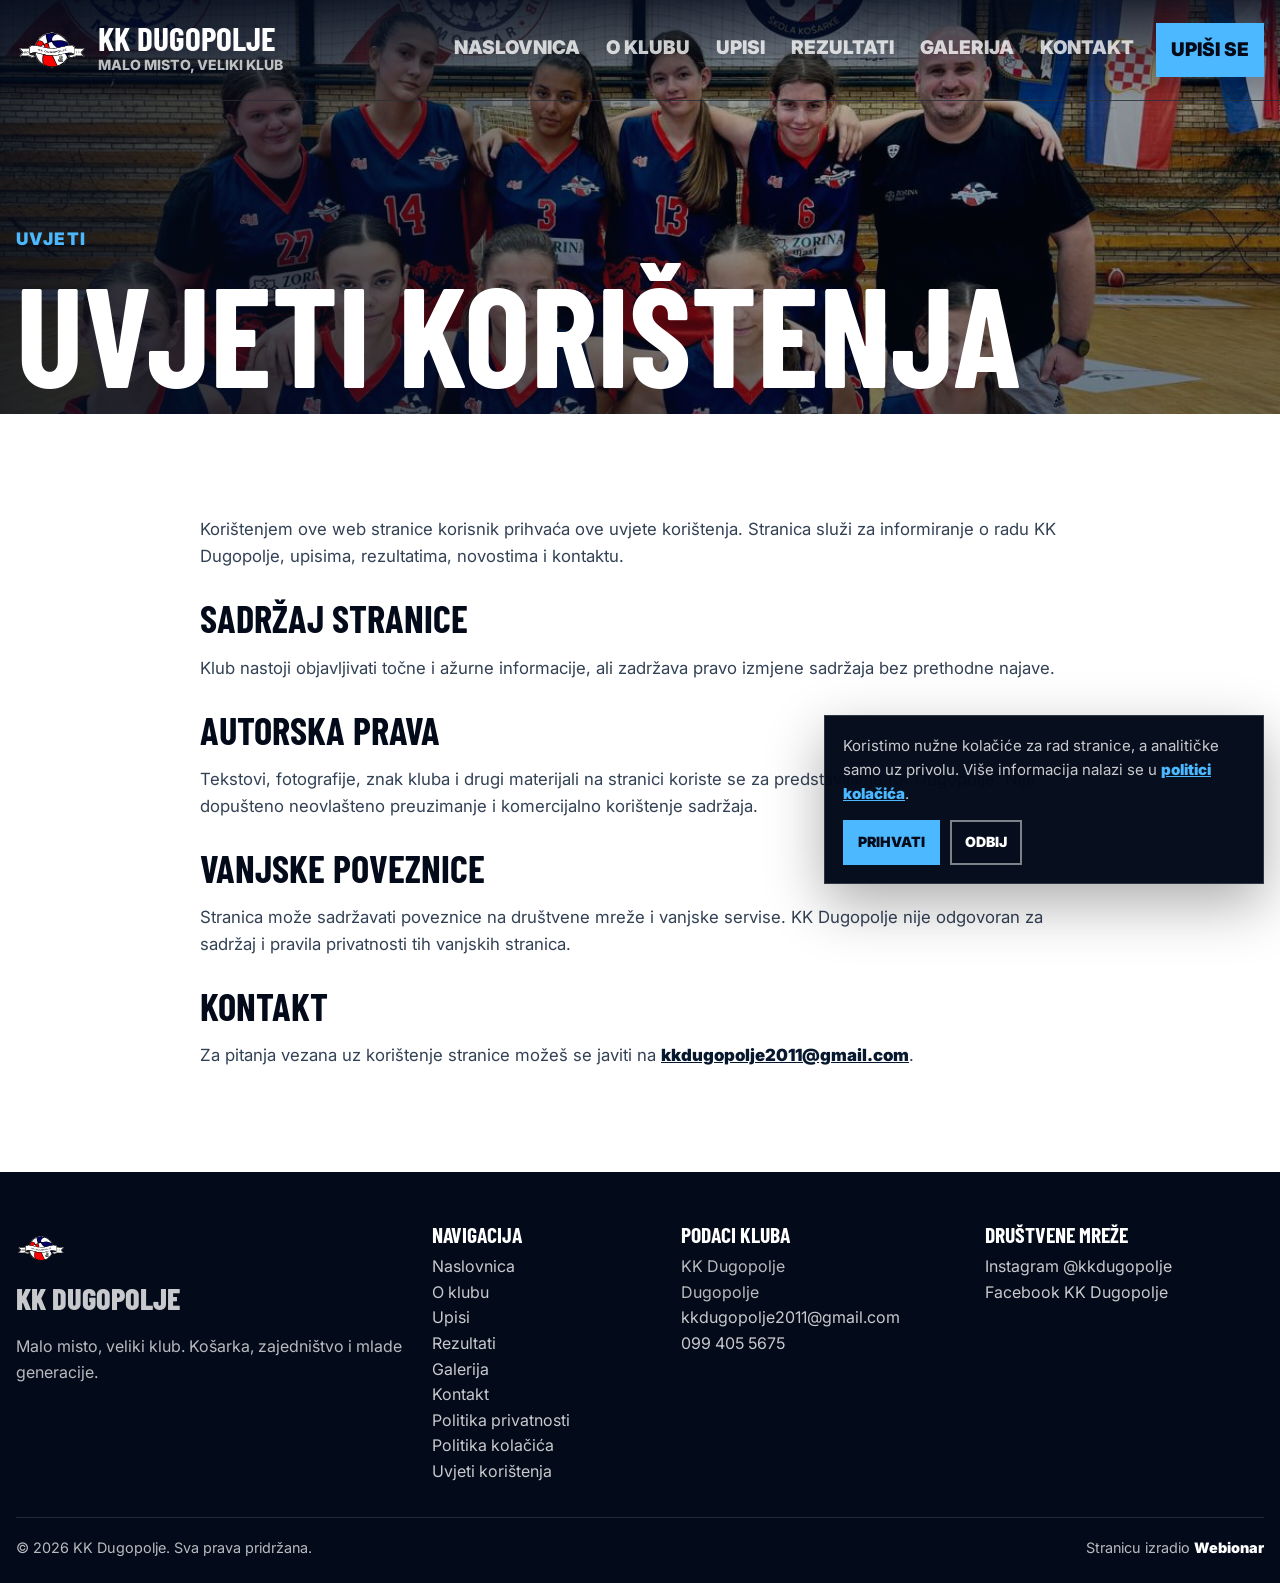
<file: uvjeti-koristenja.html>
﻿<!doctype html>
<html lang="hr">
  <head>
    <meta charset="utf-8">
    <meta name="viewport" content="width=device-width, initial-scale=1">
    <meta name="description" content="Uvjeti korištenja web stranice KK Dugopolje.">
    <meta name="theme-color" content="#07182f">
    <meta property="og:title" content="Uvjeti korištenja | KK Dugopolje">
    <meta property="og:description" content="Pravila korištenja web stranice KK Dugopolje.">
    <meta property="og:type" content="website">
    <meta property="og:image" content="assets/images/grb.svg">
    <meta property="og:url" content="https://kkdugopolje.hr/uvjeti-koristenja.html">
    <title>Uvjeti korištenja | KK Dugopolje</title>
    <link rel="canonical" href="https://kkdugopolje.hr/uvjeti-koristenja.html">
    <link rel="icon" href="assets/images/grb.svg" type="image/svg+xml">
    <link rel="preconnect" href="https://fonts.googleapis.com">
    <link rel="preconnect" href="https://fonts.gstatic.com" crossorigin>
    <link href="https://fonts.googleapis.com/css2?family=Barlow+Condensed:wght@600;700;800&family=Inter:wght@400;500;700;800;900&display=swap" rel="stylesheet">
    <link rel="stylesheet" href="styles.css?v=weekend-matches-20261013">
    <script src="script.js?v=weekend-matches-20261013" defer></script>
  </head>
  <body>
    <a class="skip-link" href="#main">Preskoči na sadržaj</a>
    <header class="site-header" data-header>
      <a class="brand" href="index.html"><img src="assets/images/grb.svg" alt="" class="brand__crest"><span><strong>KK Dugopolje</strong><small>Malo misto, veliki klub</small></span></a>
      <button class="nav-toggle" type="button" data-nav-toggle aria-expanded="false" aria-controls="site-nav"><span></span><span></span><span></span><span class="sr-only">Otvori navigaciju</span></button>
      <nav class="site-nav" id="site-nav" data-nav aria-label="Glavna navigacija"><a href="index.html">Naslovnica</a><a href="o-klubu.html">O klubu</a><a href="upisi.html">Upisi</a><a href="rezultati.html">Rezultati</a><a href="galerija.html">Galerija</a><a href="kontakt.html">Kontakt</a><a class="nav-cta" href="upisi.html">Upiši se</a></nav>
    </header>
    <div class="nav-backdrop" data-nav-backdrop hidden></div>

    <main id="main">
      <section class="page-hero legal-hero">
        <img src="assets/images/turnir mostar.jpg" alt="Utakmica KK Dugopolje">
        <div class="container page-hero__content reveal"><p class="eyebrow">Uvjeti</p><h1>Uvjeti korištenja</h1></div>
      </section>
      <section class="section">
        <div class="container legal-content reveal">
          <p>Korištenjem ove web stranice korisnik prihvaća ove uvjete korištenja. Stranica služi za informiranje o radu KK Dugopolje, upisima, rezultatima, novostima i kontaktu.</p>
          <h2>Sadržaj stranice</h2>
          <p>Klub nastoji objavljivati točne i ažurne informacije, ali zadržava pravo izmjene sadržaja bez prethodne najave.</p>
          <h2>Autorska prava</h2>
          <p>Tekstovi, fotografije, znak kluba i drugi materijali na stranici koriste se za predstavljanje KK Dugopolje. Nije dopušteno neovlašteno preuzimanje i komercijalno korištenje sadržaja.</p>
          <h2>Vanjske poveznice</h2>
          <p>Stranica može sadržavati poveznice na društvene mreže i vanjske servise. KK Dugopolje nije odgovoran za sadržaj i pravila privatnosti tih vanjskih stranica.</p>
          <h2>Kontakt</h2>
          <p>Za pitanja vezana uz korištenje stranice možeš se javiti na <a href="mailto:kkdugopolje2011@gmail.com">kkdugopolje2011@gmail.com</a>.</p>
        </div>
      </section>
    </main>

    <footer class="site-footer">
      <div class="container footer-grid">
        <div><a class="footer-brand" href="index.html"><img src="assets/images/grb.svg" alt="">KK Dugopolje</a><p>Malo misto, veliki klub. Košarka, zajedništvo i mlade generacije.</p></div>
        <nav aria-label="Footer navigacija"><h2>Navigacija</h2><a href="index.html">Naslovnica</a><a href="o-klubu.html">O klubu</a><a href="upisi.html">Upisi</a><a href="rezultati.html">Rezultati</a><a href="galerija.html">Galerija</a><a href="kontakt.html">Kontakt</a><a href="politika-privatnosti.html">Politika privatnosti</a><a href="politika-kolacica.html">Politika kolačića</a><a href="uvjeti-koristenja.html">Uvjeti korištenja</a></nav>
        <div><h2>Podaci kluba</h2><p>KK Dugopolje</p><p>Dugopolje</p><p><a href="mailto:kkdugopolje2011@gmail.com">kkdugopolje2011@gmail.com</a></p><p><a href="tel:+385994055675">099 405 5675</a></p></div>
        <div><h2>Društvene mreže</h2><p><a href="https://www.instagram.com/kkdugopolje/" target="_blank" rel="noreferrer">Instagram @kkdugopolje</a></p><p><a href="https://www.facebook.com/search/top?q=KK%20Dugopolje" target="_blank" rel="noreferrer">Facebook KK Dugopolje</a></p></div>
      </div>
      <div class="container footer-bottom"><p>&copy; 2026 KK Dugopolje. Sva prava pridržana.</p><p class="footer-credit">Stranicu izradio <a href="https://webionar.hr" target="_blank" rel="noreferrer">Webionar</a></p></div>
    </footer>
  </body>
</html>
</file>
<file: styles.css>
/* 1. Reset i osnovni stilovi */
:root {
  --color-primary: #07182f;
  --color-primary-dark: #030a19;
  --color-primary-mid: #0d2547;
  --color-accent: #4bb8ff;
  --color-accent-strong: #f58220;
  --color-light: #ffffff;
  --color-soft: #f3f7fb;
  --color-muted: #6a7686;
  --color-border: #dce4ee;
  --color-ink: #111827;
  --font-heading: "Barlow Condensed", "Arial Narrow", Arial, sans-serif;
  --font-body: "Inter", Arial, sans-serif;
  --container-width: 1280px;
  --header-height: 92px;
  --radius: 6px;
  --transition: 180ms ease;
}

* { box-sizing: border-box; }
html { scroll-behavior: smooth; }
body {
  margin: 0;
  color: var(--color-ink);
  background: var(--color-light);
  font-family: var(--font-body);
  line-height: 1.6;
}
body.nav-open { overflow: hidden; }
img { display: block; width: 100%; max-width: 100%; }
a { color: inherit; }
button, input, textarea { font: inherit; }
[hidden] { display: none !important; }

/* 2. Tipografija */
h1, h2, h3 {
  font-family: var(--font-heading);
  margin: 0;
  color: inherit;
  line-height: 0.95;
  letter-spacing: 0;
  text-transform: uppercase;
}
h1 { font-size: clamp(3.3rem, 13vw, 8.8rem); }
h2 { font-size: clamp(2.5rem, 7vw, 5.2rem); }
h3 { font-size: clamp(1.55rem, 3.5vw, 2.35rem); }
p { margin: 0; }
.eyebrow {
  margin-bottom: 12px;
  color: var(--color-accent);
  font-size: clamp(0.92rem, 1.4vw, 1.08rem);
  font-weight: 900;
  letter-spacing: 0.08em;
  text-transform: uppercase;
}
.tag {
  color: var(--color-accent-strong);
  font-size: 0.74rem;
  font-weight: 900;
  text-transform: uppercase;
}

/* 3. Layout i container */
.container {
  width: min(var(--container-width), calc(100% - 32px));
  margin-inline: auto;
}
.section { padding: clamp(66px, 8vw, 116px) 0; }
.section--compact { padding: clamp(44px, 5.5vw, 76px) 0; }
.section--soft { background: var(--color-soft); }
.section-kicker {
  display: grid;
  gap: 6px;
  margin-bottom: 28px;
}
.section-kicker p:not(.eyebrow) { max-width: 720px; color: var(--color-muted); }
.section-kicker--spaced { margin-top: 58px; }
.split-feature, .story-grid, .form-layout, .contact-grid {
  display: grid;
  gap: 30px;
}
.rich-text {
  display: grid;
  gap: 16px;
  max-width: 780px;
  color: #3f4d5c;
  font-size: 1.05rem;
}
.lead-copy {
  color: #263548;
  font-size: clamp(1.08rem, 1.6vw, 1.28rem);
  font-weight: 700;
  line-height: 1.68;
}
.two-card-grid, .category-grid, .competition-grid, .team-grid, .representatives-grid, .stats-grid, .results-grid, .faq-grid, .news-grid, .sponsor-grid {
  display: grid;
  gap: 16px;
}

/* 4. Header i navigacija */
.skip-link, .sr-only {
  position: absolute;
  width: 1px;
  height: 1px;
  overflow: hidden;
  clip: rect(0, 0, 0, 0);
}
.skip-link:focus {
  z-index: 200;
  width: auto;
  height: auto;
  clip: auto;
  left: 16px;
  top: 16px;
  padding: 10px 14px;
  color: var(--color-primary-dark);
  background: var(--color-accent);
}
.site-header {
  position: fixed;
  inset: 0 0 auto;
  z-index: 90;
  min-height: var(--header-height);
  display: flex;
  align-items: center;
  justify-content: space-between;
  gap: 18px;
  padding: 14px max(16px, calc((100% - var(--container-width)) / 2));
  color: var(--color-light);
  background: linear-gradient(180deg, rgba(3, 10, 25, 0.82), rgba(3, 10, 25, 0));
  border-bottom: 1px solid rgba(255, 255, 255, 0.12);
  transition: background var(--transition), border-color var(--transition), box-shadow var(--transition);
}
.site-header.is-scrolled, .site-header.is-open {
  background: rgba(3, 10, 25, 0.98);
  border-bottom-color: rgba(255, 255, 255, 0.12);
  box-shadow: 0 12px 36px rgba(0, 0, 0, 0.26);
}
.brand {
  display: inline-flex;
  align-items: center;
  gap: 10px;
  min-width: 0;
  color: var(--color-light);
  text-decoration: none;
}
.brand__crest {
  width: 72px;
  height: 72px;
  object-fit: contain;
  flex: 0 0 auto;
  filter: drop-shadow(0 8px 18px rgba(0, 0, 0, 0.32));
}
.brand strong {
  display: block;
  font-family: var(--font-heading);
  font-size: clamp(1.75rem, 2.6vw, 2.25rem);
  line-height: 0.9;
  text-transform: uppercase;
}
.brand small {
  display: block;
  color: rgba(255, 255, 255, 0.72);
  font-size: clamp(0.78rem, 1.1vw, 0.95rem);
  font-weight: 800;
  text-transform: uppercase;
}
.site-nav {
  position: fixed;
  inset: var(--header-height) 0 auto auto;
  width: min(420px, 100%);
  min-height: calc(100vh - var(--header-height));
  display: grid;
  align-content: start;
  gap: 4px;
  padding: 20px;
  color: var(--color-light);
  background: var(--color-primary-dark);
  transform: translateX(100%);
  transition: transform 240ms ease;
}
.site-nav.is-open { transform: translateX(0); }
.site-nav a {
  position: relative;
  padding: 15px 14px;
  color: rgba(255, 255, 255, 0.78);
  font-size: 1.18rem;
  font-weight: 900;
  text-decoration: none;
  text-transform: uppercase;
  border-left: 3px solid transparent;
}
.site-nav a:hover, .site-nav a:focus-visible, .site-nav a.active {
  color: var(--color-light);
  border-left-color: var(--color-accent);
  outline: none;
}
.nav-cta {
  margin-top: 8px;
  color: var(--color-primary-dark) !important;
  background: var(--color-accent);
  border-left: 0 !important;
  text-align: center;
}
.nav-toggle {
  position: relative;
  z-index: 92;
  display: grid;
  gap: 5px;
  width: 54px;
  min-height: 54px;
  padding: 14px;
  border: 1px solid rgba(255, 255, 255, 0.28);
  color: var(--color-light);
  background: rgba(255, 255, 255, 0.08);
  cursor: pointer;
}
.nav-toggle span:not(.sr-only) {
  display: block;
  height: 2px;
  background: currentColor;
  transition: transform var(--transition), opacity var(--transition);
}
.nav-toggle[aria-expanded="true"] span:nth-child(1) { transform: translateY(7px) rotate(45deg); }
.nav-toggle[aria-expanded="true"] span:nth-child(2) { opacity: 0; }
.nav-toggle[aria-expanded="true"] span:nth-child(3) { transform: translateY(-7px) rotate(-45deg); }
.nav-backdrop {
  position: fixed;
  inset: var(--header-height) 0 0;
  z-index: 80;
  background: rgba(3, 10, 25, 0.64);
}

/* 5. Gumbi */
.button-row { display: flex; flex-wrap: wrap; gap: 12px; }
.btn {
  display: inline-flex;
  align-items: center;
  justify-content: center;
  min-height: 48px;
  padding: 12px 18px;
  border: 2px solid transparent;
  color: inherit;
  font-weight: 900;
  text-decoration: none;
  text-transform: uppercase;
  transition: transform var(--transition), background var(--transition), border-color var(--transition);
}
.btn:hover, .btn:focus-visible { transform: translateY(-2px); outline: 3px solid rgba(75, 184, 255, 0.28); }
.btn--primary { color: var(--color-primary-dark); background: var(--color-accent); }
.btn--outline { color: var(--color-light); border-color: rgba(255, 255, 255, 0.48); background: rgba(3, 10, 25, 0.14); }
.btn--dark { color: var(--color-light); background: var(--color-primary-dark); }
.text-link {
  color: var(--color-accent);
  font-weight: 900;
  text-decoration: none;
  text-transform: uppercase;
}
.text-link:hover, .text-link:focus-visible { color: var(--color-accent-strong); outline: none; }

/* 6. Hero */
.home-hero, .page-hero {
  position: relative;
  display: grid;
  align-items: center;
  min-height: 100svh;
  color: var(--color-light);
  overflow: hidden;
  background: var(--color-primary-dark);
}
.page-hero { min-height: 58svh; padding-top: var(--header-height); }
.hero-slideshow, .hero-slide, .page-hero > img, .cta-section > img {
  position: absolute;
  inset: 0;
  width: 100%;
  height: 100%;
  object-fit: cover;
}
.hero-slide {
  opacity: 0;
  object-position: 66% center;
  transition: opacity 800ms ease, transform 4200ms ease;
}
.hero-slide.active { opacity: 1; transform: scale(1.035); }
.home-hero__overlay, .page-hero::after, .cta-section::after {
  content: "";
  position: absolute;
  inset: 0;
  background:
    linear-gradient(90deg, rgba(3, 10, 25, 0.78), rgba(3, 10, 25, 0.16) 62%),
    linear-gradient(0deg, rgba(3, 10, 25, 0.48), rgba(3, 10, 25, 0.08));
}
.home-hero__content, .page-hero__content {
  position: relative;
  z-index: 1;
  padding-top: calc(var(--header-height) + 26px);
}
.home-hero__content.reveal,
.page-hero__content.reveal {
  opacity: 1;
  transform: none;
}
.home-hero__content p:not(.eyebrow) {
  max-width: 570px;
  margin: 16px 0 26px;
  color: rgba(255, 255, 255, 0.84);
  font-size: clamp(1rem, 2.4vw, 1.28rem);
}
.page-hero__content p:not(.eyebrow) { color: rgba(255, 255, 255, 0.8); }
.scroll-cue {
  position: absolute;
  z-index: 2;
  left: 50%;
  bottom: 24px;
  width: 28px;
  height: 46px;
  border: 2px solid rgba(255, 255, 255, 0.58);
  transform: translateX(-50%);
}
.scroll-cue span {
  display: block;
  width: 4px;
  height: 8px;
  margin: 9px auto 0;
  background: var(--color-accent);
  animation: cue 1.3s infinite;
}

/* 7. Utakmice */
.match-strip {
  color: var(--color-light);
  background: var(--color-primary-dark);
  padding: 34px 0;
}
.match-strip__grid { display: grid; gap: 14px; }
.match-tile, .result-card {
  padding: 18px;
  background: #081b35;
  border: 1px solid rgba(255, 255, 255, 0.12);
  border-left: 4px solid var(--color-accent);
}
.match-tile--next { border-left-color: var(--color-accent-strong); }
.match-status {
  display: inline-block;
  margin-bottom: 8px;
  color: var(--color-accent);
  font-size: 0.72rem;
  font-weight: 900;
  text-transform: uppercase;
}
.match-meta { color: rgba(255, 255, 255, 0.68); font-size: 0.92rem; }
.teams {
  display: grid;
  gap: 12px;
  margin: 16px 0;
}
.team, .result-row span, .fixture-row span {
  display: flex;
  align-items: center;
  gap: 8px;
  min-width: 0;
  font-weight: 900;
}
.team-mark {
  display: grid;
  place-items: center;
  width: 38px;
  height: 38px;
  flex: 0 0 auto;
  color: var(--color-primary-dark);
  background: var(--color-light);
  border-radius: 50%;
  font-size: 0.78rem;
  font-weight: 900;
}
.team-mark img { width: 30px; height: 30px; object-fit: contain; }
.team-mark--text { background: var(--color-accent); }
.score {
  font-family: var(--font-heading);
  color: var(--color-light);
  font-size: clamp(3rem, 12vw, 5.2rem);
  line-height: 0.85;
}
.score--date { color: var(--color-accent-strong); }
.next-match-section {
  position: relative;
  color: var(--color-light);
  background:
    linear-gradient(135deg, rgba(75, 184, 255, 0.12), rgba(245, 130, 32, 0.08)),
    var(--color-primary-dark);
  padding: clamp(24px, 3.4vw, 44px) 0;
}
.next-match-wrap {
  display: grid;
  gap: 14px;
}
.next-match-heading {
  display: grid;
  gap: 4px;
}
.next-match-heading h2 {
  font-size: clamp(2rem, 4.8vw, 3.6rem);
}
.weekend-match-list {
  display: grid;
  gap: 12px;
}
.weekend-match-card {
  display: grid;
  gap: 12px;
  padding: clamp(16px, 2.2vw, 22px);
  background: linear-gradient(145deg, rgba(255, 255, 255, 0.1), rgba(255, 255, 255, 0.035));
  border: 1px solid rgba(255, 255, 255, 0.14);
  border-left: 4px solid var(--color-accent-strong);
  box-shadow: 0 16px 36px rgba(0, 0, 0, 0.18);
}
.weekend-match-card__meta {
  display: flex;
  flex-wrap: wrap;
  align-items: center;
  justify-content: space-between;
  gap: 8px 12px;
}
.weekend-match-card time {
  color: rgba(255, 255, 255, 0.74);
  font-size: 0.86rem;
  font-weight: 900;
  text-transform: uppercase;
}
.weekend-match-card__teams {
  display: grid;
  grid-template-columns: 1fr auto 1fr;
  align-items: center;
  gap: 12px;
}
.weekend-match-card__teams span {
  display: grid;
  place-items: center;
  width: 38px;
  height: 38px;
  color: var(--color-primary-dark);
  background: var(--color-accent);
  font-family: var(--font-heading);
  font-size: 1.25rem;
  font-weight: 800;
  line-height: 1;
}
.weekend-match-card__teams strong {
  min-width: 0;
  color: var(--color-light);
  font-family: var(--font-heading);
  font-size: clamp(1.45rem, 3vw, 2.35rem);
  line-height: 0.9;
  text-transform: uppercase;
}
.weekend-match-card__teams strong:last-child {
  text-align: right;
}
.weekend-match-card p {
  color: rgba(255, 255, 255, 0.76);
  font-weight: 800;
}
.next-match-actions {
  display: flex;
  justify-content: flex-start;
}
.toolbar {
  display: flex;
  flex-wrap: wrap;
  gap: 10px;
  margin-bottom: clamp(28px, 4vw, 42px);
  width: fit-content;
  max-width: 100%;
  padding: 10px;
  background: var(--color-soft);
  border: 1px solid var(--color-border);
  box-shadow: 0 14px 34px rgba(7, 24, 47, 0.08);
}
.filter-button {
  min-height: 48px;
  padding: 11px 20px;
  border: 1px solid var(--color-border);
  color: var(--color-primary);
  background: var(--color-light);
  cursor: pointer;
  font-size: clamp(0.94rem, 1.25vw, 1.04rem);
  font-weight: 900;
  text-transform: uppercase;
  box-shadow: 0 8px 18px rgba(7, 24, 47, 0.06);
  transition: transform var(--transition), color var(--transition), background var(--transition), border-color var(--transition), box-shadow var(--transition);
}
.filter-button:hover,
.filter-button:focus-visible {
  color: var(--color-primary-dark);
  border-color: var(--color-accent);
  box-shadow: 0 12px 24px rgba(7, 24, 47, 0.1);
  transform: translateY(-2px);
}
.filter-button.active {
  color: var(--color-primary-dark);
  background: var(--color-accent);
  border-color: var(--color-accent);
}
.results-grid { margin-bottom: 8px; }
.result-card {
  color: var(--color-light);
  background: var(--color-primary);
}
.result-card--win { border-left-color: #22c55e; }
.result-card--next { border-left-color: var(--color-accent-strong); }
.result-row, .fixture-row {
  display: grid;
  grid-template-columns: 1fr auto;
  align-items: center;
  gap: 12px;
  padding: 10px 0;
  border-top: 1px solid rgba(255, 255, 255, 0.1);
}
.fixture-row { grid-template-columns: 1fr auto 1fr; }
.result-row strong, .fixture-row strong {
  font-family: var(--font-heading);
  color: var(--color-light);
  font-size: 2.2rem;
}
.standings-panel {
  margin-top: 8px;
}
.standings-table-wrap {
  overflow-x: auto;
  background: var(--color-light);
  border: 1px solid var(--color-border);
  box-shadow: 0 16px 34px rgba(7, 24, 47, 0.08);
}
.standings-table {
  width: 100%;
  min-width: 640px;
  border-collapse: collapse;
  color: var(--color-ink);
  font-size: 0.96rem;
}
.standings-table caption {
  padding: 14px 18px;
  color: var(--color-light);
  background: var(--color-primary);
  font-family: var(--font-heading);
  font-size: clamp(1.6rem, 4vw, 2.35rem);
  font-weight: 800;
  line-height: 0.95;
  text-align: left;
  text-transform: uppercase;
}
.standings-table th,
.standings-table td {
  padding: 13px 14px;
  border: 1px solid #b8dbff;
  text-align: center;
  white-space: nowrap;
}
.standings-table thead th {
  color: var(--color-light);
  background: #0873b5;
  font-family: var(--font-heading);
  font-size: 1.22rem;
  font-weight: 800;
  text-transform: uppercase;
}
.standings-table tbody th {
  min-width: 190px;
  text-align: left;
}
.standings-table tbody tr:nth-child(even) {
  background: var(--color-soft);
}
.match-table-wrap {
  overflow-x: auto;
  background: var(--color-light);
  border: 1px solid var(--color-border);
  box-shadow: 0 16px 34px rgba(7, 24, 47, 0.08);
}
.match-table {
  width: 100%;
  min-width: 860px;
  border-collapse: collapse;
  color: var(--color-ink);
  font-size: 0.95rem;
}
.match-table caption {
  padding: 14px 18px;
  color: var(--color-light);
  background: var(--color-primary);
  font-family: var(--font-heading);
  font-size: clamp(1.6rem, 4vw, 2.35rem);
  font-weight: 800;
  line-height: 0.95;
  text-align: left;
  text-transform: uppercase;
}
.match-table th,
.match-table td {
  padding: 13px 14px;
  border: 1px solid #b8dbff;
  text-align: left;
  vertical-align: middle;
}
.match-table thead th {
  color: var(--color-light);
  background: #0873b5;
  font-family: var(--font-heading);
  font-size: 1.15rem;
  font-weight: 800;
  text-transform: uppercase;
  white-space: nowrap;
}
.match-table tbody tr:nth-child(even) {
  background: var(--color-soft);
}
.match-table tbody tr:hover {
  background: #eef8ff;
}
.match-table tbody tr.match-round-end th,
.match-table tbody tr.match-round-end td {
  border-bottom: 5px solid #0873b5 !important;
  box-shadow: inset 0 -2px 0 #35a7ed, 0 4px 0 rgba(8, 115, 181, 0.18);
}
.match-table tbody tr.match-round-end + tr th,
.match-table tbody tr.match-round-end + tr td {
  border-top-color: #0873b5 !important;
}
.match-empty-row td {
  color: var(--color-muted);
  font-weight: 800;
  text-align: center;
}
.match-table tbody th {
  min-width: 180px;
  color: var(--color-primary-dark);
}
.match-table tbody tr[data-match-row] > :nth-child(1),
.match-table tbody tr[data-match-row] > :nth-child(3) {
  white-space: nowrap;
}
.match-table th:nth-child(6),
.match-table td:nth-child(6) {
  text-align: center;
}
.container:has([data-match-filter="mladji-kadeti"].active) .match-table :is(th, td):is(:nth-child(2), :nth-child(3)) {
  width: 1%;
  white-space: nowrap;
}
.container:has([data-match-filter="mladji-kadeti"].active) .match-table :is(th, td):nth-child(7) {
  min-width: 260px;
}
.club-cell {
  display: inline-flex;
  align-items: center;
  gap: 9px;
  font-weight: 900;
  white-space: nowrap;
}
.club-cell img {
  width: 28px;
  height: 28px;
  object-fit: contain;
}
.match-label {
  display: inline-flex;
  align-items: center;
  min-height: 30px;
  padding: 5px 9px;
  color: var(--color-primary-dark);
  background: var(--color-accent);
  font-size: 0.78rem;
  font-weight: 900;
  line-height: 1;
  text-transform: uppercase;
  white-space: nowrap;
}
.table-score {
  display: inline-block;
  min-width: 68px;
  color: var(--color-primary);
  font-family: var(--font-body);
  font-size: 0.95rem;
  font-weight: 800;
  line-height: 1.15;
  text-align: center;
  white-space: nowrap;
}
.table-score--status {
  min-width: 0;
}
.download-grid {
  display: grid;
  gap: 16px;
}
.pending-results-grid,
.league-table-grid {
  display: grid;
  gap: 16px;
  margin-top: 24px;
}
.pending-result {
  padding: 20px;
  background: var(--color-soft);
  border: 1px solid var(--color-border);
  border-left: 4px solid var(--color-accent);
}
.pending-result h3 {
  margin: 8px 0;
  color: var(--color-primary-dark);
}
.pending-result p {
  color: var(--color-muted);
  font-weight: 800;
}
.download-card {
  display: grid;
  align-items: center;
  gap: 18px;
  padding: 20px;
  background: var(--color-light);
  border: 1px solid var(--color-border);
  border-left: 4px solid var(--color-accent-strong);
  box-shadow: 0 14px 34px rgba(7, 24, 47, 0.08);
}
.download-card h3 {
  margin: 8px 0 4px;
  color: var(--color-primary-dark);
  font-size: clamp(1.7rem, 3.4vw, 2.35rem);
}
.download-card p {
  color: var(--color-muted);
  font-weight: 800;
}

/* 8. Kartice sadržaja */
.category-card, .competition-card, .team-card, .representative-card, .info-panel, .contact-panel {
  background: var(--color-light);
  border: 1px solid var(--color-border);
}
.category-card img, .competition-card img, .team-card img {
  aspect-ratio: 16 / 10;
  object-fit: cover;
}
.category-card > div, .competition-card > div, .team-card > div, .representative-card, .info-panel, .contact-panel { padding: 20px; }
.category-card h3, .competition-card h3, .team-card h3, .representative-card h3 { margin: 8px 0; }
.category-card p, .competition-card p, .team-card p, .representative-card p, .info-panel p { color: var(--color-muted); }
.category-card a, .competition-card a, .team-card a {
  display: inline-block;
  margin-top: 12px;
  color: var(--color-primary);
  font-weight: 900;
  text-decoration: none;
  text-transform: uppercase;
}
.category-card p,
.competition-card p {
  font-size: clamp(1.06rem, 1.35vw, 1.18rem);
  line-height: 1.62;
}
.category-card a,
.competition-card a {
  font-size: clamp(1.04rem, 1.25vw, 1.16rem);
}
.category-card .tag,
.competition-card .tag {
  font-size: clamp(0.92rem, 1.15vw, 1.06rem);
}

/* 9. Kategorije */
.category-grid, .competition-grid, .team-grid, .representatives-grid { grid-template-columns: 1fr; }
.category-card, .competition-card, .team-card, .representative-card {
  overflow: hidden;
  transition: transform var(--transition), border-color var(--transition);
}
.category-card:hover, .competition-card:hover, .team-card:hover, .representative-card:hover { transform: translateY(-4px); border-color: var(--color-accent); }
.category-grid--compact .info-panel { min-height: 100%; }
.training-category-grid { gap: 12px; }
.training-category {
  display: grid;
  align-items: center;
  min-height: 112px;
  border-left: 5px solid var(--color-accent);
}
.training-category h3 {
  margin: 0;
  font-size: clamp(1.45rem, 2.8vw, 2.05rem);
  line-height: 1;
}
.team-card--logo img {
  padding: clamp(34px, 5vw, 56px);
  background: var(--color-primary);
  object-fit: contain;
}
.representatives-section { background: var(--color-primary); color: var(--color-light); }
.representatives-section .section-kicker,
.representatives-section > .container > .eyebrow,
.representatives-section > .container > h2 {
  text-align: center;
}
.representatives-section .representatives-grid {
  max-width: 1180px;
  margin-inline: auto;
}
.representatives-grid--empty { max-width: 760px; }
.representative-card--empty {
  color: var(--color-light);
  background: rgba(255, 255, 255, 0.06);
  border-color: rgba(255, 255, 255, 0.14);
}
.representative-card--empty p { color: rgba(255, 255, 255, 0.72); }
.representative-card--profile {
  padding: 0;
  color: var(--color-ink);
  text-align: center;
}
.representative-card--profile:hover { border-color: var(--color-accent); }
.representative-card__media {
  display: grid;
  place-items: center;
  min-height: clamp(78px, 8vw, 104px);
  background:
    linear-gradient(135deg, rgba(75, 184, 255, 0.16), rgba(7, 24, 47, 0.26)),
    var(--color-primary);
  border-top: 3px solid var(--color-accent);
}
.representative-card__media img {
  width: clamp(56px, 6vw, 68px);
  height: clamp(56px, 6vw, 68px);
  object-fit: contain;
}
.representative-card--profile > div:not(.representative-card__media) {
  padding: clamp(14px, 1.8vw, 18px);
}
.representative-card--profile h3 {
  margin: 8px 0;
  color: var(--color-primary-dark);
  font-size: clamp(1.55rem, 2.2vw, 2.05rem);
}
.representative-card--profile p {
  color: var(--color-muted);
  font-size: clamp(0.92rem, 1vw, 1rem);
  font-weight: 700;
  line-height: 1.42;
}
.representative-card--profile .tag {
  font-size: clamp(0.78rem, 0.9vw, 0.9rem);
}
.achievements-section {
  position: relative;
  overflow: hidden;
  padding: clamp(44px, 5.5vw, 78px) 0;
  color: var(--color-light);
  background:
    linear-gradient(135deg, rgba(75, 184, 255, 0.12), rgba(245, 130, 32, 0.08)),
    var(--color-primary-dark);
}
.achievements-section .eyebrow,
.achievements-section .tag {
  color: var(--color-accent);
}
.achievements-section > .container > .eyebrow,
.achievements-section > .container > h2,
.achievements-heading {
  text-align: center;
}
.achievements-heading {
  max-width: 820px;
  margin: 0 auto 22px;
}
.achievement-podium {
  display: grid;
  gap: 12px;
  max-width: 980px;
  margin-inline: auto;
}
.achievement-card {
  position: relative;
  min-height: 190px;
  display: grid;
  align-content: center;
  justify-items: center;
  gap: 10px;
  padding: 18px;
  overflow: hidden;
  text-align: center;
  background: rgba(255, 255, 255, 0.08);
  border: 1px solid rgba(255, 255, 255, 0.16);
  border-bottom: 7px solid var(--color-accent);
  box-shadow: 0 22px 54px rgba(0, 0, 0, 0.22);
}
.achievement-card::before {
  content: "";
  position: absolute;
  inset: 16px 16px auto auto;
  width: 58px;
  height: 58px;
  background: url("assets/images/grb bez pozadine.png") center / contain no-repeat;
  opacity: 0.16;
}
.achievement-card--second { border-bottom-color: #cbd5e1; }
.achievement-card--third { border-bottom-color: #f59e0b; }
.achievement-card--fourth { border-bottom-color: var(--color-accent); }
.achievement-medal {
  position: relative;
  z-index: 1;
  display: grid;
  place-items: center;
  width: clamp(58px, 6vw, 72px);
  height: clamp(58px, 6vw, 72px);
  color: var(--color-primary-dark);
  background: var(--color-light);
  border: 5px solid var(--color-accent);
  border-radius: 50%;
  font-family: var(--font-heading);
  font-size: clamp(1.85rem, 3.4vw, 2.8rem);
  font-weight: 800;
  line-height: 0.8;
  box-shadow: 0 18px 36px rgba(0, 0, 0, 0.22);
}
.achievement-card--second .achievement-medal { border-color: #cbd5e1; }
.achievement-card--third .achievement-medal { border-color: #f59e0b; }
.achievement-card--fourth .achievement-medal { border-color: var(--color-accent); }
.achievement-card h3 {
  position: relative;
  z-index: 1;
  margin: 8px 0 6px;
  color: var(--color-light);
  font-size: clamp(1.75rem, 3.6vw, 2.8rem);
}
.achievement-card p {
  position: relative;
  z-index: 1;
  color: rgba(255, 255, 255, 0.78);
  font-size: clamp(0.9rem, 1.05vw, 1rem);
  font-weight: 900;
  text-transform: uppercase;
}
.achievement-note {
  display: grid;
  gap: 14px;
  align-items: center;
  margin-top: 12px;
  padding: 16px;
  background: var(--color-light);
  border-left: 5px solid var(--color-accent-strong);
  color: var(--color-ink);
  box-shadow: 0 18px 42px rgba(0, 0, 0, 0.18);
}
.achievement-note img {
  width: 54px;
  height: 54px;
  object-fit: contain;
}
.achievement-note h3 {
  margin: 6px 0;
  color: var(--color-primary-dark);
  font-size: clamp(1.35rem, 2.2vw, 1.9rem);
}
.achievement-note p {
  color: var(--color-muted);
  font-weight: 800;
}
.category-card--logo img,
.competition-card--logo img {
  padding: clamp(34px, 5vw, 56px);
  background: var(--color-primary);
  object-fit: contain;
}

/* 10. Galerija */
.gallery-preview__grid, .masonry-gallery {
  display: grid;
  gap: 12px;
}
.gallery-shot, .gallery-item {
  position: relative;
  overflow: hidden;
  min-height: 220px;
  border: 0;
  color: var(--color-light);
  background: var(--color-primary);
  cursor: pointer;
}
.gallery-shot img, .gallery-item img {
  height: 100%;
  object-fit: cover;
  transition: transform 300ms ease, filter 300ms ease;
}
.gallery-shot::after, .gallery-item::after {
  content: "";
  position: absolute;
  inset: 0;
  background: linear-gradient(0deg, rgba(3, 10, 25, 0.82), rgba(3, 10, 25, 0.22) 42%, rgba(3, 10, 25, 0.02));
  opacity: 1;
  transition: opacity var(--transition);
}
.gallery-shot span {
  position: absolute;
  z-index: 1;
  left: 16px;
  bottom: 14px;
  max-width: calc(100% - 32px);
  padding: 7px 10px;
  color: var(--color-light);
  background: rgba(3, 10, 25, 0.7);
  border-left: 3px solid var(--color-accent);
  font-weight: 900;
  line-height: 1.1;
  text-transform: uppercase;
  text-shadow: 0 1px 10px rgba(0, 0, 0, 0.45);
}
.gallery-shot:hover img, .gallery-item:hover img { transform: scale(1.05); filter: saturate(1.08); }
.gallery-shot:hover::after, .gallery-item:hover::after { opacity: 0.92; }
.masonry-gallery {
  grid-template-columns: repeat(2, minmax(0, 1fr));
  grid-auto-rows: 155px;
}
.gallery-item { min-height: 0; padding: 0; }
.gallery-item.tall { grid-row: span 2; }
.gallery-item.wide { grid-column: span 2; }
.gallery-item[hidden], .result-card[hidden], [data-match-row][hidden], .download-card[hidden], .standings-table-wrap[hidden] { display: none; }
.lightbox {
  position: fixed;
  inset: 0;
  z-index: 120;
  display: grid;
  place-items: center;
  padding: 70px 16px 28px;
  background: rgba(3, 10, 25, 0.92);
}
.lightbox img {
  width: auto;
  max-width: min(100%, 1120px);
  max-height: 82vh;
  object-fit: contain;
}
.lightbox button {
  border: 0;
  color: var(--color-primary-dark);
  background: var(--color-accent);
  cursor: pointer;
}
.lightbox__close {
  position: absolute;
  top: 18px;
  right: 18px;
  width: 46px;
  min-height: 46px;
  font-size: 2rem;
}
.lightbox__nav {
  position: absolute;
  top: 50%;
  width: 44px;
  min-height: 58px;
  transform: translateY(-50%);
  font-size: 2.6rem;
}
.lightbox__nav--prev { left: 12px; }
.lightbox__nav--next { right: 12px; }

/* Društvene mreže */
.social-section {
  color: var(--color-light);
  background:
    linear-gradient(135deg, rgba(75, 184, 255, 0.08), rgba(245, 130, 32, 0.08)),
    var(--color-primary-dark);
}
.social-section .section-kicker p:not(.eyebrow) { color: rgba(255, 255, 255, 0.72); }
.social-kicker {
  max-width: 760px;
  margin-inline: auto;
  text-align: center;
}
.social-links {
  display: flex;
  flex-wrap: wrap;
  justify-content: center;
  gap: 14px;
}
.social-link {
  display: inline-flex;
  align-items: center;
  gap: 12px;
  min-width: min(100%, 230px);
  min-height: 64px;
  padding: 14px 20px;
  color: var(--color-light);
  background: rgba(255, 255, 255, 0.08);
  border: 1px solid rgba(255, 255, 255, 0.18);
  text-decoration: none;
  font-weight: 900;
  text-transform: uppercase;
  transition: transform var(--transition), border-color var(--transition), background var(--transition);
}
.social-link:hover,
.social-link:focus-visible {
  color: var(--color-light);
  background: rgba(255, 255, 255, 0.13);
  border-color: var(--color-accent);
  transform: translateY(-3px);
}
.social-link__icon {
  display: grid;
  place-items: center;
  width: 42px;
  height: 42px;
  flex: 0 0 auto;
  color: var(--color-primary-dark);
  background: var(--color-accent);
  border-radius: 50%;
}
.social-link__icon svg {
  width: 24px;
  height: 24px;
  fill: none;
  stroke: currentColor;
  stroke-width: 2;
}
.social-link--facebook .social-link__icon svg {
  fill: currentColor;
  stroke: none;
}
.btn--dark-outline {
  color: var(--color-light);
  border-color: rgba(255, 255, 255, 0.38);
}

/* Novosti */
.news-section { background: var(--color-light); }
.news-grid { align-items: stretch; }
.news-card {
  min-height: 100%;
  background: var(--color-light);
  border: 1px solid var(--color-border);
  border-left: 4px solid var(--color-accent);
  box-shadow: 0 14px 34px rgba(7, 24, 47, 0.08);
  transition: transform var(--transition), border-color var(--transition), box-shadow var(--transition);
}
.news-card:hover {
  border-color: var(--color-accent);
  box-shadow: 0 18px 42px rgba(7, 24, 47, 0.12);
  transform: translateY(-4px);
}
.news-card a {
  display: grid;
  min-height: 100%;
  padding: 20px;
  color: inherit;
  text-decoration: none;
}
.news-card time {
  display: block;
  margin: 8px 0 12px;
  color: var(--color-muted);
  font-size: 0.82rem;
  font-weight: 900;
  text-transform: uppercase;
}
.news-card h3 {
  margin-bottom: 10px;
  color: var(--color-primary-dark);
  font-size: clamp(1.9rem, 3.4vw, 2.55rem);
}
.news-card p {
  color: var(--color-muted);
  font-size: clamp(1rem, 1.2vw, 1.08rem);
  font-weight: 700;
  line-height: 1.58;
}
.news-card--featured {
  color: var(--color-light);
  background: var(--color-primary);
  border-left-color: var(--color-accent-strong);
}
.news-card--featured a { padding: 0; }
.news-card--featured img {
  aspect-ratio: 16 / 10;
  height: 100%;
  object-fit: cover;
}
.news-card--featured div { padding: clamp(22px, 3vw, 30px); }
.news-card--featured time,
.news-card--featured p { color: rgba(255, 255, 255, 0.74); }
.news-card--featured h3 {
  color: var(--color-light);
  font-size: clamp(2.35rem, 6vw, 4.4rem);
}
.news-card--featured .tag { color: var(--color-accent); }
.news-card__more {
  display: inline-block;
  margin-top: 16px;
  color: var(--color-primary);
  font-size: 0.86rem;
  font-weight: 900;
  text-transform: uppercase;
}
.news-card--featured .news-card__more { color: var(--color-accent); }

/* Pojedinačna novost */
.article-hero {
  position: relative;
  min-height: 72svh;
  display: grid;
  align-items: end;
  padding-top: var(--header-height);
  color: var(--color-light);
  background: var(--color-primary-dark);
  overflow: hidden;
}
.article-hero > img {
  position: absolute;
  inset: 0;
  width: 100%;
  height: 100%;
  object-fit: cover;
}
.article-hero__overlay {
  position: absolute;
  inset: 0;
  background:
    linear-gradient(0deg, rgba(3, 10, 25, 0.92), rgba(3, 10, 25, 0.36) 58%, rgba(3, 10, 25, 0.12)),
    linear-gradient(90deg, rgba(3, 10, 25, 0.78), rgba(3, 10, 25, 0.14));
}
.article-hero__content {
  position: relative;
  z-index: 1;
  display: grid;
  gap: 12px;
  max-width: 980px;
  margin-bottom: clamp(42px, 7vw, 86px);
}
.article-hero time {
  color: rgba(255, 255, 255, 0.74);
  font-size: 0.9rem;
  font-weight: 900;
  text-transform: uppercase;
}
.article-hero h1 {
  max-width: 920px;
  font-size: clamp(3.1rem, 10vw, 7.4rem);
}
.article-hero p {
  max-width: 760px;
  color: rgba(255, 255, 255, 0.84);
  font-size: clamp(1.08rem, 2vw, 1.45rem);
  font-weight: 800;
  line-height: 1.55;
}
.article-back {
  width: fit-content;
  margin-bottom: 8px;
}
.article-section { background: var(--color-light); }
.article-layout {
  display: grid;
  gap: clamp(28px, 5vw, 58px);
  align-items: start;
}
.article-body {
  max-width: 820px;
  color: #263548;
  font-size: clamp(1.04rem, 1.35vw, 1.18rem);
  line-height: 1.82;
}
.article-body p + p { margin-top: 20px; }
.article-body p:first-child {
  color: var(--color-primary-dark);
  font-size: clamp(1.18rem, 1.8vw, 1.42rem);
  font-weight: 800;
}
.article-aside {
  padding: 22px;
  background: var(--color-soft);
  border: 1px solid var(--color-border);
  border-left: 4px solid var(--color-accent);
}
.article-aside h2 {
  margin-bottom: 16px;
  color: var(--color-primary-dark);
  font-size: clamp(1.8rem, 3vw, 2.35rem);
}
.article-more {
  display: grid;
  gap: 12px;
}
.article-more a {
  display: grid;
  gap: 6px;
  padding: 14px;
  color: inherit;
  background: var(--color-light);
  border: 1px solid var(--color-border);
  text-decoration: none;
  transition: border-color var(--transition), transform var(--transition);
}
.article-more a:hover,
.article-more a:focus-visible {
  border-color: var(--color-accent);
  transform: translateY(-2px);
}
.article-more strong {
  color: var(--color-primary-dark);
  font-family: var(--font-heading);
  font-size: 1.55rem;
  line-height: 0.95;
  text-transform: uppercase;
}
.article-more time {
  color: var(--color-muted);
  font-size: 0.82rem;
  font-weight: 900;
  text-transform: uppercase;
}

/* 11. Forme */
.form-section { background: var(--color-primary-dark); color: var(--color-light); }
.form-layout { align-items: start; }
.site-form {
  display: grid;
  gap: 14px;
  padding: 20px;
  color: var(--color-ink);
  background: var(--color-light);
  border: 1px solid var(--color-border);
}
.form-hp {
  position: absolute;
  left: -10000px;
  width: 1px;
  height: 1px;
  overflow: hidden;
}
.site-form label {
  display: grid;
  gap: 7px;
  color: var(--color-primary);
  font-weight: 900;
}
input, textarea {
  width: 100%;
  padding: 13px 14px;
  border: 1px solid #ccd7e4;
  color: var(--color-ink);
  background: var(--color-light);
}
input:focus, textarea:focus, button:focus-visible, a:focus-visible {
  outline: 3px solid rgba(75, 184, 255, 0.34);
  outline-offset: 2px;
}
.checkbox-field {
  display: grid;
  grid-template-columns: auto 1fr;
  align-items: start;
  column-gap: 10px;
  color: #273648 !important;
  font-weight: 700 !important;
  line-height: 1.45;
}
.checkbox-field input {
  width: 18px;
  height: 18px;
  margin-top: 3px;
}
.checkbox-field a {
  color: var(--color-primary);
  font-weight: 900;
}
.checkbox-field span {
  min-width: 0;
}
.field-error {
  color: #b42318;
  font-size: 0.86rem;
  font-weight: 800;
}
.form-status {
  min-height: 24px;
  color: var(--color-primary);
  font-weight: 900;
}
.form-status.is-warning { color: #9a5b00; }

/* 12. Footer */
.site-footer {
  padding: 52px 0 24px;
  color: rgba(255, 255, 255, 0.72);
  background: var(--color-primary-dark);
}
.footer-grid {
  display: grid;
  gap: 26px;
}
.footer-brand {
  display: inline-flex;
  align-items: center;
  gap: 10px;
  margin-bottom: 12px;
  color: var(--color-light);
  font-family: var(--font-heading);
  font-size: 1.9rem;
  font-weight: 800;
  text-decoration: none;
  text-transform: uppercase;
}
.footer-brand img { width: 50px; height: 50px; object-fit: contain; }
.site-footer h2 {
  margin-bottom: 10px;
  color: var(--color-light);
  font-size: 1.35rem;
}
.site-footer nav, .site-footer div { min-width: 0; }
.site-footer nav a, .site-footer a {
  display: block;
  width: fit-content;
  color: rgba(255, 255, 255, 0.78);
  text-decoration: none;
}
.site-footer a:hover { color: var(--color-accent); }
.footer-bottom {
  display: flex;
  flex-wrap: wrap;
  align-items: center;
  justify-content: space-between;
  gap: 8px 18px;
  margin-top: 32px;
  padding-top: 18px;
  border-top: 1px solid rgba(255, 255, 255, 0.12);
  font-size: 0.9rem;
  text-align: left;
}
.footer-credit {
  margin-left: auto;
}
.footer-credit a {
  color: var(--color-light);
  display: inline;
  font-weight: 900;
  text-decoration: none;
}
.footer-credit a:hover { color: var(--color-accent); }

/* 13. Podstranice */
.story-section { background: var(--color-primary); color: var(--color-light); }
.story-media img {
  aspect-ratio: 4 / 3;
  height: 100%;
  object-fit: cover;
}
.story-copy {
  display: grid;
  align-content: center;
  gap: 16px;
}
.story-copy p:not(.eyebrow) { color: rgba(255, 255, 255, 0.76); }
.stats-section { color: var(--color-light); background: var(--color-primary-dark); }
.stat-card {
  padding: 24px;
  background: rgba(255, 255, 255, 0.06);
  border-left: 4px solid var(--color-accent);
}
.stat-card strong {
  display: block;
  margin-bottom: 18px;
  color: var(--color-accent);
  font-family: var(--font-heading);
  font-size: clamp(3.2rem, 12vw, 6rem);
  line-height: 0.85;
}
.stat-card span {
  color: rgba(255, 255, 255, 0.76);
  font-weight: 800;
  text-transform: uppercase;
}
.cta-section, .cta-panel {
  position: relative;
  color: var(--color-light);
  background: var(--color-primary-dark);
  overflow: hidden;
}
.cta-section__content, .cta-panel__inner {
  position: relative;
  z-index: 1;
}
.cta-section__content p:not(.eyebrow), .cta-panel__inner p:not(.eyebrow) {
  max-width: 680px;
  margin: 14px 0 24px;
  color: rgba(255, 255, 255, 0.78);
}
.sponsor-section {
  background: linear-gradient(180deg, var(--color-light), var(--color-soft));
}
.sponsor-section .section-kicker {
  align-items: end;
  grid-template-columns: 1fr;
}
.sponsor-grid {
  grid-template-columns: repeat(2, minmax(0, 1fr));
}
.sponsor-card {
  min-height: 172px;
  display: grid;
  align-content: center;
  justify-items: center;
  gap: 14px;
  padding: 22px 14px;
  text-align: center;
  background: rgba(255, 255, 255, 0.88);
  border: 1px solid var(--color-border);
  border-radius: var(--radius);
  box-shadow: 0 18px 42px rgba(7, 24, 47, 0.08);
  transition: transform var(--transition), border-color var(--transition), box-shadow var(--transition);
}
.sponsor-card:hover {
  transform: translateY(-4px);
  border-color: rgba(75, 184, 255, 0.7);
  box-shadow: 0 24px 56px rgba(7, 24, 47, 0.13);
}
.sponsor-card h3 {
  max-width: 100%;
  color: var(--color-primary);
  font-size: clamp(1.25rem, 2.2vw, 1.75rem);
  overflow-wrap: anywhere;
}
.sponsor-logo {
  width: min(100%, 190px);
  min-height: 96px;
  display: grid;
  place-items: center;
  background: var(--color-soft);
  border: 1px solid rgba(7, 24, 47, 0.12);
  border-radius: var(--radius);
  padding: 16px;
}
.sponsor-logo img {
  width: 100%;
  height: 68px;
  object-fit: contain;
}
.sponsor-logo--zorina {
  background: #fff7ed;
  border-color: rgba(245, 130, 32, 0.42);
}
.sponsor-logo--dugopolje {
  background: #ffffff;
  border-color: var(--color-accent);
}
.sponsor-logo--tz { background: #ffffff; }
.sponsor-logo--county { background: #ffffff; }
.sponsor-logo--brainit {
  background: var(--color-primary-dark);
  border-color: rgba(75, 184, 255, 0.52);
}
.sponsor-logo--brainit img {
  max-height: 42px;
}
.contact-panel dl {
  display: grid;
  gap: 16px;
  margin: 18px 0 0;
}
.contact-panel dt {
  color: var(--color-muted);
  font-size: 0.78rem;
  font-weight: 900;
  text-transform: uppercase;
}
.contact-panel dd { margin: 2px 0 0; font-weight: 800; }
.contact-panel a { color: var(--color-primary); }
.legal-hero { min-height: 46svh; }
.legal-content {
  display: grid;
  gap: 18px;
  max-width: 880px;
  color: #334155;
  font-size: 1.05rem;
}
.legal-content h2 {
  margin-top: 12px;
  color: var(--color-primary-dark);
  font-size: clamp(1.85rem, 3vw, 2.5rem);
}
.legal-content a {
  color: var(--color-primary);
  font-weight: 900;
}
.cookie-consent {
  position: fixed;
  z-index: 130;
  right: 16px;
  bottom: 16px;
  width: min(440px, calc(100% - 32px));
  padding: 18px;
  color: var(--color-light);
  background: rgba(3, 10, 25, 0.98);
  border: 1px solid rgba(255, 255, 255, 0.16);
  box-shadow: 0 20px 54px rgba(0, 0, 0, 0.32);
}
.cookie-consent p {
  color: rgba(255, 255, 255, 0.78);
  font-size: 0.94rem;
}
.cookie-consent a {
  color: var(--color-accent);
  font-weight: 900;
}
.cookie-consent__actions {
  display: flex;
  flex-wrap: wrap;
  gap: 10px;
  margin-top: 14px;
}
.cookie-consent__actions .btn {
  min-height: 42px;
  padding: 9px 13px;
  font-size: 0.88rem;
}
button[disabled] {
  cursor: wait;
  opacity: 0.72;
}

/* 14. Animacije */
.reveal {
  opacity: 0;
  transform: translateY(22px);
  transition: opacity 620ms ease, transform 620ms ease;
}
.reveal.is-visible { opacity: 1; transform: translateY(0); }
@keyframes cue {
  0%, 100% { transform: translateY(0); opacity: 0.4; }
  50% { transform: translateY(12px); opacity: 1; }
}

/* 15. Responsive breakpoints */
@media (min-width: 640px) {
  .teams { grid-template-columns: 1fr auto 1fr; align-items: center; }
  .team:last-child { justify-content: end; text-align: right; }
  .two-card-grid, .stats-grid, .faq-grid { grid-template-columns: repeat(2, minmax(0, 1fr)); }
  .category-grid, .competition-grid, .team-grid, .representatives-grid { grid-template-columns: repeat(2, minmax(0, 1fr)); }
  .sponsor-grid { grid-template-columns: repeat(3, minmax(0, 1fr)); }
  .news-grid { grid-template-columns: repeat(2, minmax(0, 1fr)); }
  .download-grid { grid-template-columns: repeat(3, minmax(0, 1fr)); }
  .pending-results-grid, .league-table-grid { grid-template-columns: repeat(2, minmax(0, 1fr)); }
  .weekend-match-list { grid-template-columns: repeat(2, minmax(0, 1fr)); }
  .achievement-note { grid-template-columns: auto 1fr; }
  .news-card--featured { grid-column: span 2; }
  .gallery-preview__grid { grid-template-columns: repeat(4, 1fr); grid-auto-rows: 190px; }
  .gallery-shot--large { grid-column: span 2; grid-row: span 2; }
  .masonry-gallery { grid-template-columns: repeat(4, minmax(0, 1fr)); grid-auto-rows: 190px; }
}

@media (min-width: 900px) {
  .nav-toggle, .nav-backdrop { display: none; }
  .site-nav {
    position: static;
    width: auto;
    min-height: 0;
    display: flex;
    align-items: center;
    gap: 2px;
    padding: 0;
    background: transparent;
    transform: none;
  }
  .site-nav a {
    padding: 12px 12px;
    border-left: 0;
    border-bottom: 3px solid transparent;
    font-size: 1.18rem;
  }
  .site-nav a:hover, .site-nav a:focus-visible, .site-nav a.active { border-bottom-color: var(--color-accent); }
  .nav-cta {
    margin: 0 0 0 8px;
    padding-inline: 15px !important;
    border-bottom: 0 !important;
    font-size: 1.18rem;
  }
  .home-hero__content { padding-top: 100px; }
  .home-hero h1 { max-width: 740px; }
  .match-strip__grid, .split-feature, .story-grid, .form-layout, .contact-grid { grid-template-columns: repeat(2, minmax(0, 1fr)); }
  .sponsor-grid { grid-template-columns: repeat(5, minmax(0, 1fr)); }
  .news-grid { grid-template-columns: 1.35fr 1fr 1fr; }
  .achievement-podium {
    grid-template-columns: repeat(3, minmax(0, 1fr));
    align-items: end;
    max-width: 820px;
  }
  .achievement-card--second {
    min-height: 230px;
    order: 2;
  }
  .achievement-card--third {
    min-height: 210px;
    order: 1;
  }
  .achievement-card--fourth {
    min-height: 200px;
    order: 3;
  }
  .achievement-note {
    max-width: 780px;
    margin: 16px auto 0;
  }
  .news-card--featured { grid-column: span 1; grid-row: span 2; }
  .news-card--featured a { grid-template-rows: minmax(220px, 1fr) auto; }
  .article-layout { grid-template-columns: minmax(0, 1fr) 320px; }
  .article-aside { position: sticky; top: calc(var(--header-height) + 24px); }
  .footer-grid { grid-template-columns: 1.4fr 0.8fr 1fr 1fr; }
}

@media (min-width: 1200px) {
  .home-hero h1 { max-width: 850px; font-size: 8.4rem; }
  .home-hero__content p:not(.eyebrow) { max-width: 620px; }
  .category-grid { grid-template-columns: repeat(4, minmax(0, 1fr)); }
  .competition-grid, .team-grid { grid-template-columns: repeat(3, minmax(0, 1fr)); }
  .representatives-section .representatives-grid {
    grid-template-columns: repeat(5, minmax(0, 1fr));
    justify-content: center;
  }
  .masonry-gallery { grid-template-columns: repeat(5, minmax(0, 1fr)); grid-auto-rows: 205px; }
}

@media (max-width: 520px) {
  :root { --header-height: 78px; }
  .brand__crest { width: 56px; height: 56px; }
  .brand strong { font-size: 1.45rem; }
  .brand small { display: none; }
  .site-header { padding-inline: 12px; }
  .home-hero { min-height: 92svh; }
  .hero-slide { object-position: 66% center; }
  .home-hero__overlay { background: linear-gradient(90deg, rgba(3, 10, 25, 0.82), rgba(3, 10, 25, 0.34)), linear-gradient(0deg, rgba(3, 10, 25, 0.56), rgba(3, 10, 25, 0.08)); }
  .button-row .btn { width: 100%; }
  .home-hero .button-row .btn {
    width: auto;
    min-height: 42px;
    padding: 9px 15px;
    font-size: 0.88rem;
  }
  .site-nav .nav-cta {
    justify-self: start;
    padding: 10px 14px;
    font-size: 0.9rem;
  }
  .category-card > div,
  .competition-card > div,
  .representative-card--profile > div:not(.representative-card__media) {
    padding: 18px;
  }
  .category-card h3,
  .competition-card h3,
  .representative-card--profile h3 {
    overflow-wrap: anywhere;
  }
  .category-card a,
  .competition-card a {
    min-height: 34px;
    line-height: 1.2;
  }
  .toolbar {
    display: grid;
    width: 100%;
    grid-template-columns: repeat(2, minmax(0, 1fr));
    gap: 8px;
    padding: 6px;
  }
  .filter-button {
    width: 100%;
    min-height: 42px;
    padding-inline: 10px;
  }
  .weekend-match-card__teams {
    grid-template-columns: 1fr;
    gap: 14px;
  }
  .weekend-match-card__teams span {
    margin-inline: auto;
  }
  .weekend-match-card__teams strong,
  .weekend-match-card__teams strong:last-child {
    text-align: left;
    overflow-wrap: anywhere;
  }
  .next-match-actions .btn {
    width: 100%;
  }
  .match-table {
    min-width: 760px;
    font-size: 0.9rem;
  }
  .match-table th,
  .match-table td {
    padding: 11px 10px;
  }
  .download-card .btn {
    width: 100%;
  }
  .footer-bottom {
    align-items: flex-start;
    justify-content: flex-start;
  }
  .footer-credit {
    margin-left: 0;
  }
  .fixture-row { grid-template-columns: 1fr; }
  .fixture-row strong { line-height: 0.7; }
  .lightbox__nav { top: auto; bottom: 18px; transform: none; }
}

/* 16. Accessibility i reduced motion */
@media (prefers-reduced-motion: reduce) {
  *, *::before, *::after {
    scroll-behavior: auto !important;
    animation-duration: 0.01ms !important;
    transition-duration: 0.01ms !important;
  }
}
</file>
